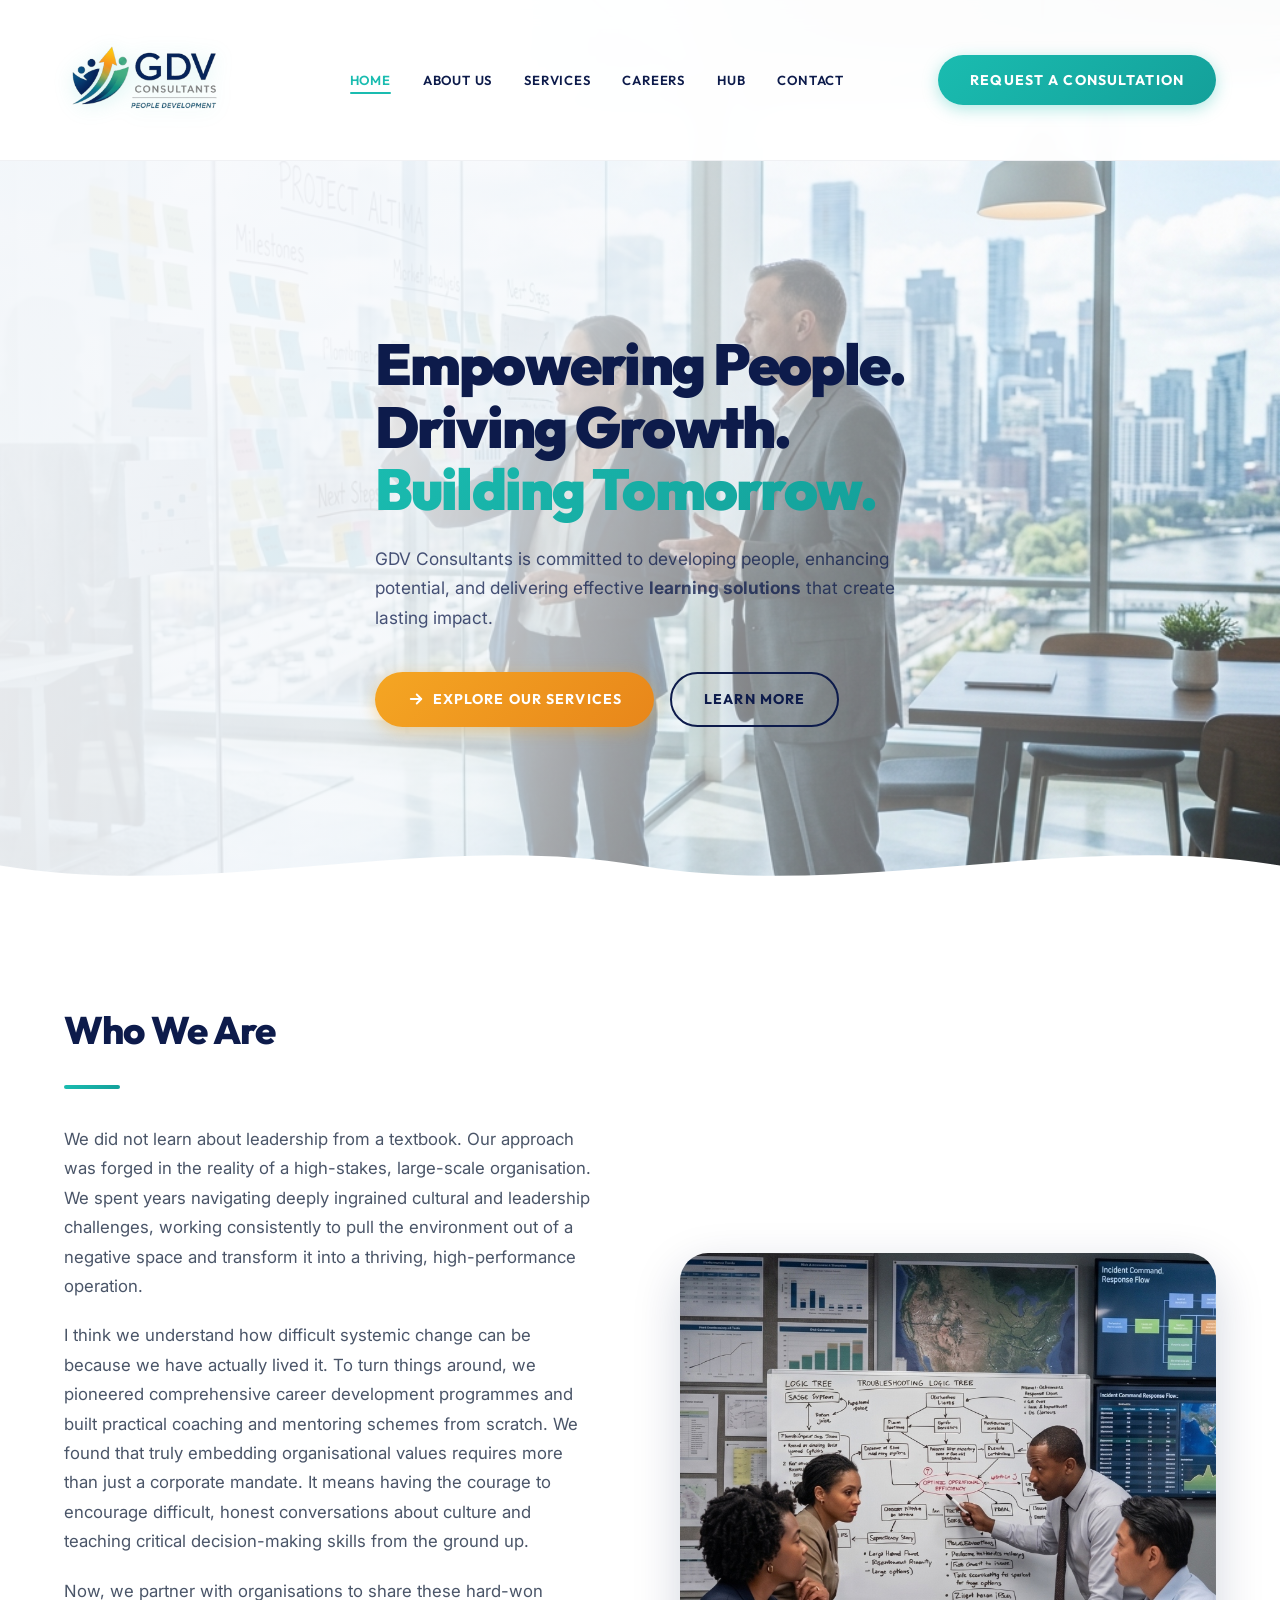
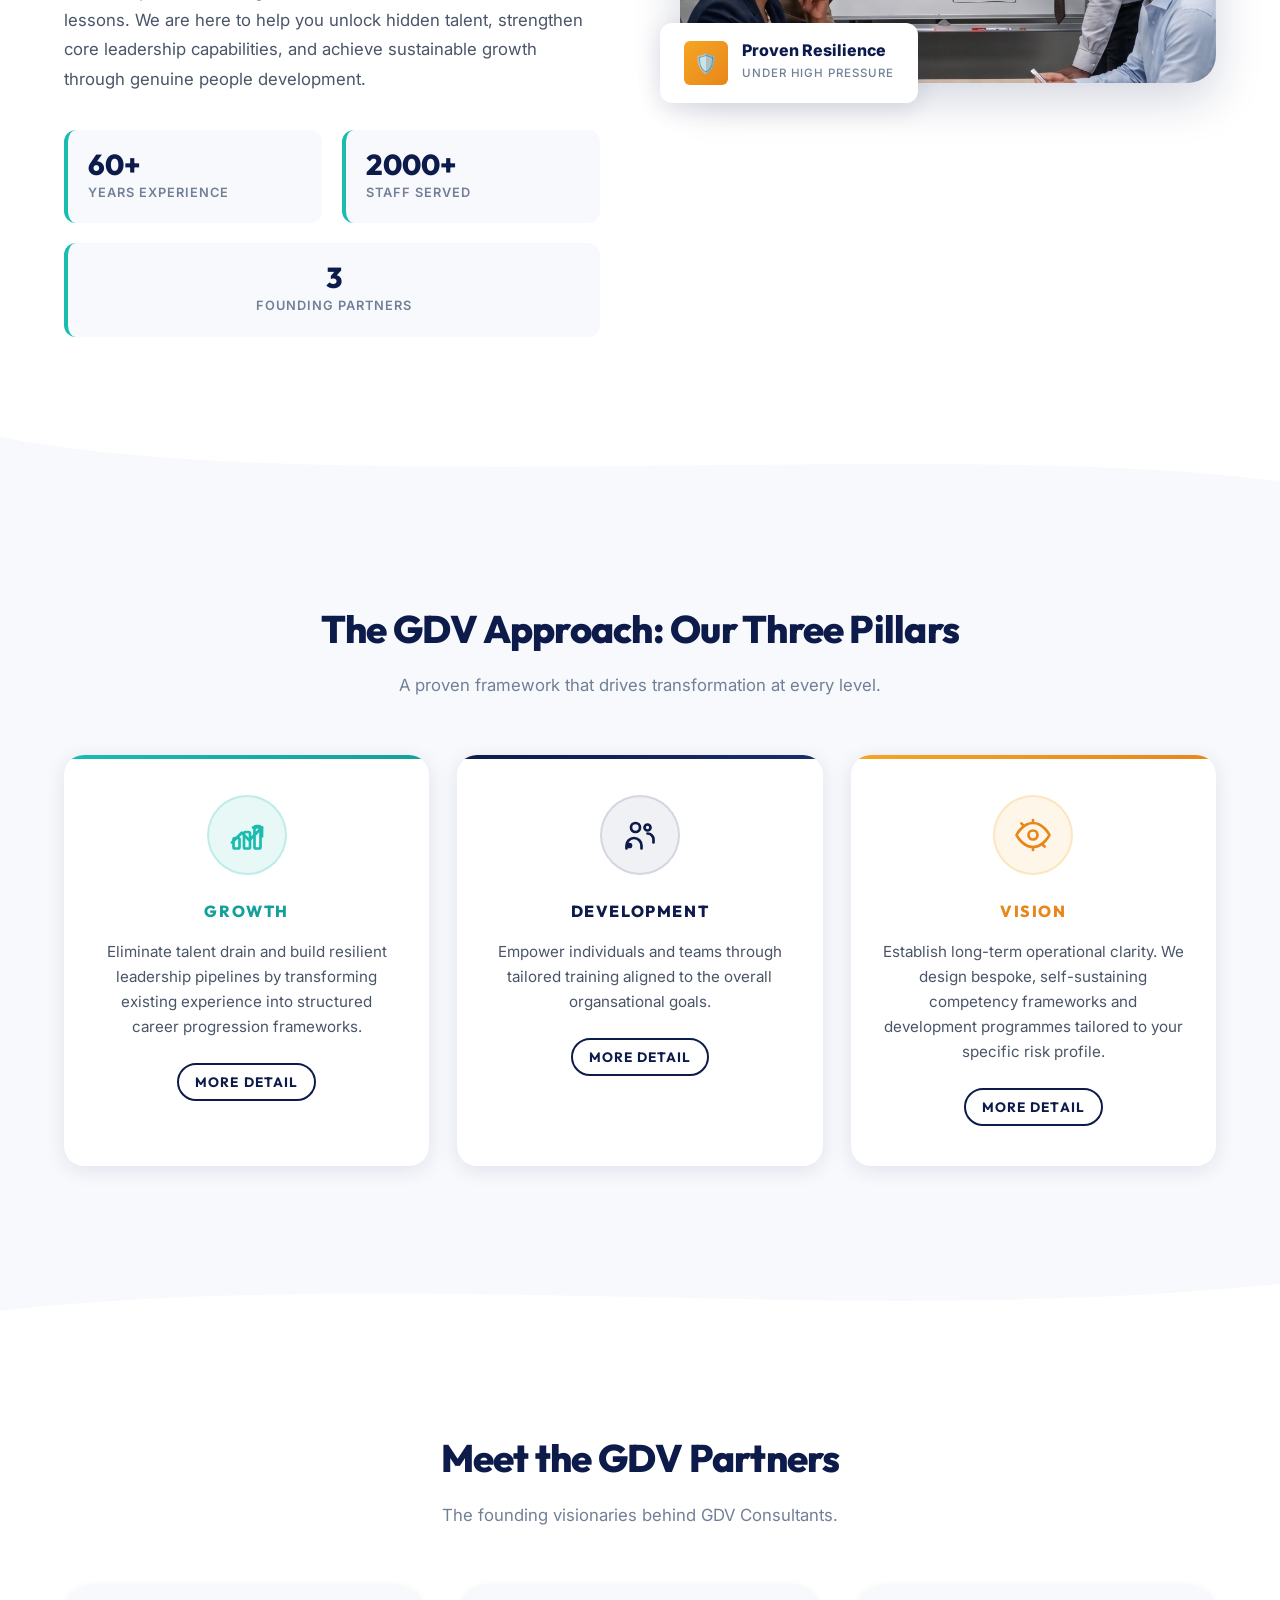
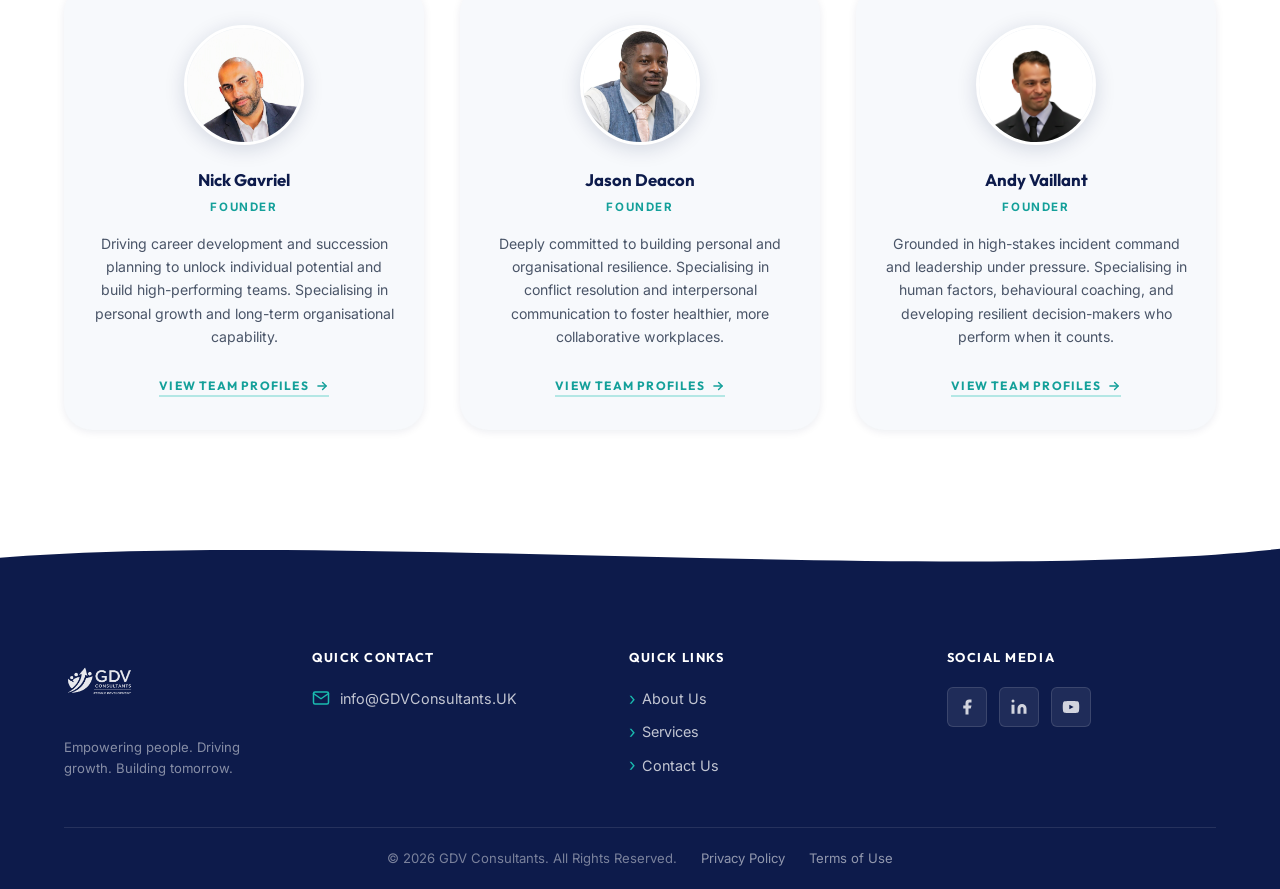
<file: index.html>
<!DOCTYPE html>
<html lang="en">
<head>
  <meta charset="UTF-8" />
  <meta name="viewport" content="width=device-width, initial-scale=1.0" />
  <meta name="description" content="GDV Consultants – People Development experts committed to developing talent, enhancing potential, and delivering solutions that create lasting impact." />
  <meta name="keywords" content="GDV Consultants, people development, leadership, talent, growth, strategic consulting" />
  <meta property="og:title" content="GDV Consultants | Empowering People. Driving Growth. Building Tomorrow." />
  <meta property="og:description" content="GDV Consultants is committed to developing people, enhancing potential, and delivering solutions that create lasting impact." />
  <meta property="og:type" content="website" />
  <title>GDV Consultants | Empowering People. Driving Growth. Building Tomorrow.</title>
  <link rel="icon" type="image/png" href="images/favicon.PNG" />
  <link rel="shortcut icon" type="image/png" href="images/favicon.PNG" />
  <link rel="apple-touch-icon" href="images/favicon.PNG" />
  <link rel="stylesheet" href="style.css" />
  <link rel="preconnect" href="https://fonts.googleapis.com" />
  <link rel="preconnect" href="https://fonts.gstatic.com" crossorigin />
</head>
<body>

  <!-- ═══════════════════════════════════════════
       HEADER / NAVIGATION
  ═══════════════════════════════════════════ -->
  <header id="main-header" role="banner">
    <div class="container">
      <nav class="nav-inner" aria-label="Main navigation">

        <!-- Logo -->
        <a href="#" class="nav-logo" id="nav-logo" aria-label="GDV Consultants Home">
          <div class="nav-logo-img-wrap">
            <img src="images/Logo.PNG" alt="GDV Consultants — People Development" width="200" height="96" />
          </div>
        </a>

        <!-- Nav Menu Group -->
        <div class="nav-menu-group" id="nav-menu-group">
          <!-- Nav Links -->
          <ul class="nav-links" id="nav-links" role="list">
            <li><a href="#hero"       id="nav-home"     class="active" aria-current="page">Home</a></li>
            <li><a href="#who-we-are" id="nav-about"               >About Us</a></li>
            <li><a href="#pillars"    id="nav-services"            >Services</a></li>
            <li><a href="#partners"   id="nav-careers"             >Careers</a></li>
            <li><a href="hub.html"   id="nav-insights"            >HUB</a></li>
            <li><a href="#contact-modal" id="nav-contact"            >Contact</a></li>
          </ul>

          <!-- CTA Button -->
          <div class="nav-cta" id="nav-cta-wrap">
            <a href="#contact-modal" id="nav-cta-btn" class="btn btn-teal">Request a consultation</a>
          </div>
        </div>

        <!-- Mobile Hamburger -->
        <button class="nav-hamburger" id="nav-hamburger" aria-label="Open menu" aria-expanded="false" aria-controls="nav-links">
          <span></span><span></span><span></span>
        </button>

      </nav>
    </div>
  </header>


  <!-- ═══════════════════════════════════════════
       HERO SECTION
  ═══════════════════════════════════════════ -->
  <section id="hero" aria-label="Hero — GDV Consultants">

    <div class="hero-bg" role="img" aria-label="Modern glass office with professionals looking at a whiteboard over a city skyline"></div>
    <div class="hero-overlay" aria-hidden="true"></div>

    <div class="container">
      <div class="hero-content">


        <h1 class="hero-title">
          Empowering People.<br />
          Driving Growth.<br />
          <span>Building Tomorrow.</span>
        </h1>

        <p class="hero-subtitle">
          GDV Consultants is committed to developing people, enhancing potential, and delivering effective <strong>learning solutions</strong> that create lasting impact.
        </p>

        <div class="hero-actions">
          <a href="#pillars" id="hero-cta-explore" class="btn btn-amber">
            <svg xmlns="http://www.w3.org/2000/svg" width="18" height="18" viewBox="0 0 24 24" fill="none" stroke="currentColor" stroke-width="2.5" stroke-linecap="round" stroke-linejoin="round" aria-hidden="true"><polyline points="5 12 19 12"/><polyline points="13 6 19 12 13 18"/></svg>
            Explore Our Services
          </a>
          <a href="#who-we-are" id="hero-cta-about" class="btn btn-outline-navy">
            Learn More
          </a>
        </div>

      </div>
    </div>

    <!-- Wave divider bottom -->
    <div class="wave-divider" aria-hidden="true">
      <svg viewBox="0 0 1440 80" preserveAspectRatio="none" xmlns="http://www.w3.org/2000/svg">
        <path d="M0,40 C240,80 480,0 720,40 C960,80 1200,0 1440,40 L1440,80 L0,80 Z" fill="#ffffff"/>
      </svg>
    </div>

  </section>


  <!-- ═══════════════════════════════════════════
       WHO WE ARE
  ═══════════════════════════════════════════ -->
  <section id="who-we-are" aria-labelledby="who-title">

    <div class="container">
      <div class="who-grid">

        <!-- Text Column -->
        <div class="who-text-col fade-up">
          <h2 class="section-title" id="who-title">Who We Are</h2>
          <div class="title-underline" aria-hidden="true"></div>

          <p>
            We did not learn about leadership from a textbook. Our approach was forged in the reality of a high-stakes, large-scale organisation. We spent years navigating deeply ingrained cultural and leadership challenges, working consistently to pull the environment out of a negative space and transform it into a thriving, high-performance operation.
          </p>
          <p>
            I think we understand how difficult systemic change can be because we have actually lived it. To turn things around, we pioneered comprehensive career development programmes and built practical coaching and mentoring schemes from scratch. We found that truly embedding organisational values requires more than just a corporate mandate. It means having the courage to encourage difficult, honest conversations about culture and teaching critical decision-making skills from the ground up.
          </p>
          <p>
            Now, we partner with organisations to share these hard-won lessons. We are here to help you unlock hidden talent, strengthen core leadership capabilities, and achieve sustainable growth through genuine people development.
          </p>

          <div class="who-stats" role="list" aria-label="Key statistics">
            <div class="stat-box" role="listitem">
              <div class="stat-number">60+</div>
              <div class="stat-label">Years Experience</div>
            </div>
            <div class="stat-box" role="listitem">
              <div class="stat-number">2000+</div>
              <div class="stat-label">Staff Served</div>
            </div>
            <div class="stat-box" role="listitem">
              <div class="stat-number">3</div>
              <div class="stat-label">Founding Partners</div>
            </div>
          </div>
        </div>

        <!-- Image Column -->
        <div class="who-image-col fade-up">
          <img
            src="images/team_meeting.jpg"
            alt="Four GDV Consultants professionals collaborating in a briefing room around a whiteboard showing a troubleshooting logic tree diagram"
            width="580"
            height="430"
            loading="lazy"
          />
          <div class="who-image-badge" aria-hidden="true">
            <div class="badge-icon">🛡️</div>
            <div class="badge-text">
              <strong>Proven Resilience</strong>
              <span>Under High Pressure</span>
            </div>
          </div>
        </div>

      </div>
    </div>

  </section>


  <!-- Wave between Who We Are and Pillars -->
  <div class="section-wave" aria-hidden="true">
    <svg viewBox="0 0 1440 70" preserveAspectRatio="none" xmlns="http://www.w3.org/2000/svg">
      <path d="M0,0 C360,70 1080,0 1440,50 L1440,70 L0,70 Z" fill="#f7f9fc"/>
    </svg>
  </div>


  <!-- ═══════════════════════════════════════════
       THE GDV APPROACH: THREE PILLARS
  ═══════════════════════════════════════════ -->
  <section id="pillars" aria-labelledby="pillars-title">

    <div class="container">
      <h2 class="section-title fade-up" id="pillars-title">The GDV Approach: Our Three Pillars</h2>
      <p class="section-subtitle fade-up">A proven framework that drives transformation at every level.</p>

      <div class="pillars-grid" role="list">

        <!-- GROWTH card -->
        <article class="pillar-card teal fade-up" role="listitem" aria-labelledby="pillar-growth-title">
          <div class="pillar-icon-wrap" aria-hidden="true">
            <svg xmlns="http://www.w3.org/2000/svg" viewBox="0 0 24 24" fill="none" stroke="currentColor" stroke-linecap="round" stroke-linejoin="round" aria-hidden="true">
              <polyline points="22 7 13.5 15.5 8.5 10.5 2 17"/>
              <polyline points="16 7 22 7 22 13"/>
              <rect x="3" y="14" width="4" height="7" rx="1"/>
              <rect x="10" y="10" width="4" height="11" rx="1"/>
              <rect x="17" y="6" width="4" height="15" rx="1"/>
            </svg>
          </div>
          <div class="pillar-label" id="pillar-growth-title">Growth</div>
          <p class="pillar-desc">Eliminate talent drain and build resilient leadership pipelines by transforming existing experience into structured career progression frameworks.</p>
          <div class="pillar-btn-wrap">
            <button class="btn btn-outline-navy pillar-more-btn" data-pillar="1" aria-expanded="false" aria-controls="pillar-panel">More Detail</button>
          </div>
        </article>

        <!-- DEVELOPMENT card -->
        <article class="pillar-card navy fade-up" role="listitem" aria-labelledby="pillar-dev-title">
          <div class="pillar-icon-wrap" aria-hidden="true">
            <svg xmlns="http://www.w3.org/2000/svg" viewBox="0 0 24 24" fill="none" stroke="currentColor" stroke-linecap="round" stroke-linejoin="round" aria-hidden="true">
              <circle cx="9" cy="7" r="3"/>
              <circle cx="17" cy="7" r="2"/>
              <path d="M3 21v-2a5 5 0 0 1 10 0v2"/>
              <path d="M17 11c2.2 0 4 1.8 4 4v2"/>
              <circle cx="5" cy="19" r="1" fill="currentColor"/>
            </svg>
          </div>
          <div class="pillar-label" id="pillar-dev-title">Development</div>
          <p class="pillar-desc">Empower individuals and teams through tailored training aligned to the overall organsational goals.</p>
          <div class="pillar-btn-wrap">
            <button class="btn btn-outline-navy pillar-more-btn" data-pillar="2" aria-expanded="false" aria-controls="pillar-panel">More Detail</button>
          </div>
        </article>

        <!-- VISION card -->
        <article class="pillar-card amber fade-up" role="listitem" aria-labelledby="pillar-vision-title">
          <div class="pillar-icon-wrap" aria-hidden="true">
            <svg xmlns="http://www.w3.org/2000/svg" viewBox="0 0 24 24" fill="none" stroke="currentColor" stroke-linecap="round" stroke-linejoin="round" aria-hidden="true">
              <path d="M1 12s4-8 11-8 11 8 11 8-4 8-11 8-11-8-11-8z"/>
              <circle cx="12" cy="12" r="3"/>
              <line x1="12" y1="2" x2="12" y2="4"/>
              <line x1="12" y1="20" x2="12" y2="22"/>
              <line x1="4.22" y1="4.22" x2="5.64" y2="5.64"/>
              <line x1="18.36" y1="18.36" x2="19.78" y2="19.78"/>
            </svg>
          </div>
          <div class="pillar-label" id="pillar-vision-title">Vision</div>
          <p class="pillar-desc">Establish long-term operational clarity. We design bespoke, self-sustaining competency frameworks and development programmes tailored to your specific risk profile.</p>
          <div class="pillar-btn-wrap">
            <button class="btn btn-outline-navy pillar-more-btn" data-pillar="3" aria-expanded="false" aria-controls="pillar-panel">More Detail</button>
          </div>
        </article>

      </div>

      <!-- Expandable Pillar Panel -->
      <div class="pillar-panel" id="pillar-panel" hidden aria-hidden="true">
        <div class="pillar-panel-arrow" id="pillar-panel-arrow"></div>
        <div class="pillar-panel-inner">
          <button class="pillar-panel-close" id="pillar-panel-close" aria-label="Close more detail">
            <svg xmlns="http://www.w3.org/2000/svg" width="20" height="20" viewBox="0 0 24 24" fill="none" stroke="currentColor" stroke-width="2" stroke-linecap="round" stroke-linejoin="round"><line x1="18" y1="6" x2="6" y2="18"></line><line x1="6" y1="6" x2="18" y2="18"></line></svg>
          </button>
          <div class="pillar-panel-content">
            <div class="pillar-panel-text" id="pillar-panel-text">
              <!-- Content populated via JS -->
            </div>
            <div class="pillar-panel-cta">
              <button class="btn btn-teal pillar-cta-btn">Book a consultation</button>
            </div>
          </div>
        </div>
      </div>

    </div>

  </section>


  <!-- Wave between Pillars and Partners -->
  <div class="section-wave" aria-hidden="true">
    <svg viewBox="0 0 1440 70" preserveAspectRatio="none" xmlns="http://www.w3.org/2000/svg">
      <path d="M0,50 C480,0 960,70 1440,20 L1440,0 L0,0 Z" fill="#f7f9fc"/>
    </svg>
  </div>


  <!-- ═══════════════════════════════════════════
       MEET THE GDV PARTNERS
  ═══════════════════════════════════════════ -->
  <section id="partners" aria-labelledby="partners-title">

    <div class="container">
      <h2 class="section-title fade-up" id="partners-title">Meet the GDV Partners</h2>
      <p class="section-subtitle fade-up">The founding visionaries behind GDV Consultants.</p>

      <div class="partners-grid" role="list">

        <!-- Partner 1 -->
        <article class="partner-card fade-up" role="listitem" aria-labelledby="partner1-name">
          <div class="partner-photo-wrap">
            <img
              src="images/partner1_headshot.jpg"
              alt="Nick Gavriel, Founder of GDV Consultants"
              width="120"
              height="120"
              loading="lazy"
            >
          </div>
          <div class="partner-name" id="partner1-name">Nick Gavriel</div>
          <div class="partner-title">Founder</div>
          <p class="partner-bio">
            Driving career development and succession planning to unlock individual potential and build high-performing teams. Specialising in personal growth and long-term organisational capability.
          </p>
          <button id="partner1-profile-link" class="partner-link" aria-expanded="false" aria-controls="bio-panel" data-partner="1">
            <span class="partner-link-text">View Team Profiles</span>
            <svg xmlns="http://www.w3.org/2000/svg" width="14" height="14" viewBox="0 0 24 24" fill="none" stroke="currentColor" stroke-width="2.5" stroke-linecap="round" stroke-linejoin="round" aria-hidden="true"><polyline points="5 12 19 12"/><polyline points="13 6 19 12 13 18"/></svg>
          </button>
        </article>

        <!-- Partner 2 -->
        <article class="partner-card fade-up" role="listitem" aria-labelledby="partner2-name">
          <div class="partner-photo-wrap">
            <img
              src="images/partner2_headshot.jpg"
              alt="Jason Deacon, Co-Founder of GDV Consultants"
              width="120"
              height="120"
              loading="lazy"
            >
          </div>
          <div class="partner-name" id="partner2-name">Jason Deacon</div>
          <div class="partner-title">Founder</div>
          <p class="partner-bio">
            Deeply committed to building personal and organisational resilience. Specialising in conflict resolution and interpersonal communication to foster healthier, more collaborative workplaces.
          </p>
          <button id="partner2-profile-link" class="partner-link" aria-expanded="false" aria-controls="bio-panel" data-partner="2">
            <span class="partner-link-text">View Team Profiles</span>
            <svg xmlns="http://www.w3.org/2000/svg" width="14" height="14" viewBox="0 0 24 24" fill="none" stroke="currentColor" stroke-width="2.5" stroke-linecap="round" stroke-linejoin="round" aria-hidden="true"><polyline points="5 12 19 12"/><polyline points="13 6 19 12 13 18"/></svg>
          </button>
        </article>

        <!-- Partner 3 — actual headshot -->
        <article class="partner-card fade-up" role="listitem" aria-labelledby="partner3-name">
          <div class="partner-photo-wrap">
            <img
              src="images/partner3_headshot.png"
              alt="Andy Vaillant, Co-Founder of GDV Consultants"
              width="120"
              height="120"
              loading="lazy"
            />
          </div>
          <div class="partner-name" id="partner3-name">Andy Vaillant</div>
          <div class="partner-title">Founder</div>
          <p class="partner-bio">
            Grounded in high-stakes incident command and leadership under pressure. Specialising in human factors, behavioural coaching, and developing resilient decision-makers who perform when it counts.
          </p>
          <button id="partner3-profile-link" class="partner-link" aria-expanded="false" aria-controls="bio-panel" data-partner="3">
            <span class="partner-link-text">View Team Profiles</span>
            <svg xmlns="http://www.w3.org/2000/svg" width="14" height="14" viewBox="0 0 24 24" fill="none" stroke="currentColor" stroke-width="2.5" stroke-linecap="round" stroke-linejoin="round" aria-hidden="true"><polyline points="5 12 19 12"/><polyline points="13 6 19 12 13 18"/></svg>
          </button>
        </article>

      </div>

      <!-- ── Expandable bio panel ── -->
      <div id="bio-panel" class="bio-panel" role="region" aria-label="Partner biography" hidden>
        <div class="bio-panel-arrow" id="bio-panel-arrow" aria-hidden="true"></div>
        <div class="bio-panel-inner">
          <button class="bio-panel-close" id="bio-panel-close" aria-label="Close biography panel">
            <svg xmlns="http://www.w3.org/2000/svg" width="18" height="18" viewBox="0 0 24 24" fill="none" stroke="currentColor" stroke-width="2.5" stroke-linecap="round" stroke-linejoin="round" aria-hidden="true"><line x1="18" y1="6" x2="6" y2="18"/><line x1="6" y1="6" x2="18" y2="18"/></svg>
          </button>
          <div class="bio-panel-content">
            <div class="bio-panel-photo" id="bio-panel-photo"></div>
            <div class="bio-panel-text">
              <div class="bio-panel-name" id="bio-panel-name"></div>
              <div class="bio-panel-role" id="bio-panel-role"></div>
              <div class="bio-panel-body" id="bio-panel-body"></div>
            </div>
          </div>
        </div>
      </div>
    </div>

  </section>


  <!-- ═══════════════════════════════════════════
       INSIGHTS PLACEHOLDER (anchor)
  ═══════════════════════════════════════════ -->
  <div id="insights" aria-hidden="true" style="height:1px; visibility:hidden;"></div>


  <!-- Wave before footer -->
  <div class="footer-wave-top" aria-hidden="true">
    <svg viewBox="0 0 1440 60" preserveAspectRatio="none" xmlns="http://www.w3.org/2000/svg">
      <path d="M0,30 C360,0 1080,60 1440,20 L1440,60 L0,60 Z" fill="#0D1B4B"/>
    </svg>
  </div>


  <!-- ═══════════════════════════════════════════
       FOOTER
  ═══════════════════════════════════════════ -->
  <footer id="main-footer" role="contentinfo">
    <div class="container">
      <div class="footer-inner">

        <!-- Logo col -->
        <div class="footer-logo-col">
          <div class="footer-logo-wrap">
            <img src="images/Logo.PNG" alt="GDV Consultants — People Development" width="180" height="72" class="footer-logo-img" />
          </div>
          <p style="font-size:0.82rem;color:rgba(255,255,255,0.5);max-width:200px;line-height:1.6;margin-top:4px;">
            Empowering people. Driving growth. Building tomorrow.
          </p>
        </div>

        <!-- Quick Contact -->
        <div class="footer-col" role="group" aria-labelledby="footer-contact-title">
          <div class="footer-col-title" id="footer-contact-title">Quick Contact</div>

          

          <div class="footer-contact-item">
            <svg class="icon" xmlns="http://www.w3.org/2000/svg" viewBox="0 0 24 24" fill="none" stroke="currentColor" stroke-width="2" stroke-linecap="round" stroke-linejoin="round" aria-hidden="true">
              <path d="M4 4h16c1.1 0 2 .9 2 2v12c0 1.1-.9 2-2 2H4c-1.1 0-2-.9-2-2V6c0-1.1.9-2 2-2z"/>
              <polyline points="22,6 12,13 2,6"/>
            </svg>
            <a href="mailto:info@GDVConsultants.UK" style="color:rgba(255,255,255,0.75);">info@GDVConsultants.UK</a>
          </div>

        </div>

        <!-- Quick Links -->
        <div class="footer-col" role="navigation" aria-labelledby="footer-links-title">
          <div class="footer-col-title" id="footer-links-title">Quick Links</div>
          <ul class="footer-links">
            <li><a href="#who-we-are" id="footer-link-about">About Us</a></li>
            <li><a href="#pillars"    id="footer-link-services">Services</a></li>
            <li><a href="#main-footer" id="footer-link-contact">Contact Us</a></li>
          </ul>
        </div>

        <!-- Social Media -->
        <div class="footer-col" role="group" aria-labelledby="footer-social-title">
          <div class="footer-col-title" id="footer-social-title">Social Media</div>
          <div class="social-icons">

            <!-- Facebook -->
            <a href="#" id="social-facebook" class="social-icon" aria-label="GDV Consultants on Facebook" rel="noopener noreferrer">
              <svg xmlns="http://www.w3.org/2000/svg" viewBox="0 0 24 24" fill="currentColor" aria-hidden="true">
                <path d="M18 2h-3a5 5 0 0 0-5 5v3H7v4h3v8h4v-8h3l1-4h-4V7a1 1 0 0 1 1-1h3z"/>
              </svg>
            </a>

            <!-- LinkedIn -->
            <a href="#" id="social-linkedin" class="social-icon" aria-label="GDV Consultants on LinkedIn" rel="noopener noreferrer">
              <svg xmlns="http://www.w3.org/2000/svg" viewBox="0 0 24 24" fill="currentColor" aria-hidden="true">
                <path d="M16 8a6 6 0 0 1 6 6v7h-4v-7a2 2 0 0 0-2-2 2 2 0 0 0-2 2v7h-4v-7a6 6 0 0 1 6-6z"/>
                <rect x="2" y="9" width="4" height="12"/>
                <circle cx="4" cy="4" r="2"/>
              </svg>
            </a>

            <!-- YouTube -->
            <a href="#" id="social-youtube" class="social-icon" aria-label="GDV Consultants on YouTube" rel="noopener noreferrer">
              <svg xmlns="http://www.w3.org/2000/svg" viewBox="0 0 24 24" fill="currentColor" aria-hidden="true">
                <path d="M22.54 6.42a2.78 2.78 0 0 0-1.95-1.96C18.88 4 12 4 12 4s-6.88 0-8.59.46A2.78 2.78 0 0 0 1.46 6.42 29 29 0 0 0 1 12a29 29 0 0 0 .46 5.58 2.78 2.78 0 0 0 1.95 1.96C5.12 20 12 20 12 20s6.88 0 8.59-.46a2.78 2.78 0 0 0 1.96-1.96A29 29 0 0 0 23 12a29 29 0 0 0-.46-5.58z"/>
                <polygon points="9.75 15.02 15.5 12 9.75 8.98 9.75 15.02" fill="#0D1B4B"/>
              </svg>
            </a>

          </div>
        </div>

      </div><!-- /.footer-inner -->

      <!-- Bottom bar -->
      <div class="footer-bottom">
        <span>&copy; <span id="footer-year"></span> GDV Consultants. All Rights Reserved.</span>
        <a href="#" id="footer-privacy">Privacy Policy</a>
        <a href="#" id="footer-terms">Terms of Use</a>
      </div>

    </div>
  </footer>


  <!-- ═══════════════════════════════════════════
       JAVASCRIPT
  ═══════════════════════════════════════════ -->
  <!-- ═══════════════════════════════════════════
       CONTACT MODAL
  ═══════════════════════════════════════════ -->
  <div class="modal-overlay" id="contact-modal-overlay" aria-hidden="true" role="dialog" aria-modal="true" aria-labelledby="modal-title">
    <div class="modal-card">
      <button class="modal-close" id="modal-close-btn" aria-label="Close modal">
        <svg xmlns="http://www.w3.org/2000/svg" width="24" height="24" viewBox="0 0 24 24" fill="none" stroke="currentColor" stroke-width="2" stroke-linecap="round" stroke-linejoin="round"><line x1="18" y1="6" x2="6" y2="18"></line><line x1="6" y1="6" x2="18" y2="18"></line></svg>
      </button>
      
      <div class="modal-header">
        <h2 id="modal-title">Request a Consultation</h2>
        <p>Let's discuss how we can help develop your people and drive sustainable growth.</p>
      </div>

      <form class="contact-form" name="gdv-consultation" method="POST" data-netlify="true">
        <input type="hidden" name="form-name" value="gdv-consultation" />
        
        <div class="form-group">
          <label for="form-name-field">Full Name <span class="required">*</span></label>
          <input type="text" id="form-name-field" name="full-name" required placeholder="Jane Doe" />
        </div>
        
        <div class="form-group">
          <label for="form-email">Email Address <span class="required">*</span></label>
          <input type="email" id="form-email" name="email" required placeholder="jane@company.com" />
        </div>

        <div class="form-group">
          <label for="form-org">Organisation</label>
          <input type="text" id="form-org" name="organisation" placeholder="Company Name" />
        </div>

        <div class="form-group">
          <label for="form-interest">Area of Interest</label>
          <select id="form-interest" name="area-of-interest">
            <option value="Leadership Development">Leadership Development</option>
            <option value="Cultural Transformation">Cultural Transformation</option>
            <option value="Operational Capability">Operational Capability</option>
            <option value="Other">Other</option>
          </select>
        </div>

        <div class="form-group">
          <label for="form-message">Message <span class="required">*</span></label>
          <textarea id="form-message" name="message" rows="4" required placeholder="How can we help?"></textarea>
        </div>

        <button type="submit" class="btn btn-teal form-submit-btn">Send Message</button>
      </form>
    </div>
  </div>

  <script>
    // ── Pillar panel data ────────────────────────
    const pillarData = {
      1: {
        title: 'Growth',
        content: '<p class="coming-soon">Full details — <strong>TBC</strong></p>'
      },
      2: {
        title: 'Development',
        content: `
          <p>True capability is built where organisational strategy meets human performance. Our development programmes bridge the gap between compliance theory and real-world execution. We stress-test your teams, refine their leadership behaviours, and equip them with the communication tools needed to handle complex, high-consequence environments.</p>
          <p>Select a masterclass below to view full course structures and outcomes:</p>
          <ul class="masterclass-list">
            <li><strong>👉 Critical Decision-Making for High-Liability Teams</strong><br>A 1-Day Masterclass in Reducing Decision Inertia.<br><a href="critical-decision-making.html" class="btn btn-teal" style="display: inline-block; margin-top: 10px; padding: 4px 12px; font-size: 0.8rem;">Course Detail</a></li>
            <li><strong>👉 High-Stakes Communication & Managing Conflict</strong><br>Mastering difficult conversations, delivering critical feedback, and maintaining team cohesion under pressure.</li>
            <li><strong>👉 Values-Driven Leadership & Culture</strong><br>Aligning supervisory behaviours with organisational safety, accountability, and performance goals.</li>
            <li><strong>👉 Interview Mastery & Career Progression</strong><br>Practical coaching and behavioural frameworks to prepare internal talent for rigorous promotional processes.</li>
          </ul>
        `
      },
      3: {
        title: 'Vision',
        content: '<p class="coming-soon">Full details — <strong>TBC</strong></p>'
      }
    };

    // ── Pillar panel logic ────────────────────────
    const pillarPanel      = document.getElementById('pillar-panel');
    const pillarPanelArrow = document.getElementById('pillar-panel-arrow');
    const pillarPanelText  = document.getElementById('pillar-panel-text');
    const pillarPanelClose = document.getElementById('pillar-panel-close');
    const pillarBtns       = document.querySelectorAll('.pillar-more-btn[data-pillar]');
    const pillarCtaBtn     = document.querySelector('.pillar-cta-btn');

    let activePillar = null;

    function openPillarPanel(pillarId, triggerBtn) {
      const data = pillarData[pillarId];
      if (!data) return;

      // Populate text
      pillarPanelText.innerHTML = data.content;

      // Position the arrow
      const btnRect = triggerBtn.getBoundingClientRect();
      const containerRect = document.querySelector('.pillars-grid').getBoundingClientRect();
      // Arrow center should align with button center relative to the container
      const offset = (btnRect.left + btnRect.width / 2) - containerRect.left;
      pillarPanelArrow.style.left = `${offset - 10}px`;

      // Show panel
      pillarPanel.hidden = false;
      pillarPanel.setAttribute('aria-hidden', 'false');

      // Scroll into view gently
      setTimeout(() => {
        pillarPanel.scrollIntoView({ behavior: 'smooth', block: 'nearest' });
      }, 50);

      activePillar = pillarId;
    }

    function closePillarPanel() {
      pillarPanel.hidden = true;
      pillarPanel.setAttribute('aria-hidden', 'true');
      pillarBtns.forEach(b => b.setAttribute('aria-expanded', 'false'));
      activePillar = null;
    }

    pillarBtns.forEach(btn => {
      btn.addEventListener('click', () => {
        const id = btn.getAttribute('data-pillar');

        if (activePillar === id && !pillarPanel.hidden) {
          closePillarPanel();
          return;
        }

        pillarBtns.forEach(b => b.setAttribute('aria-expanded', 'false'));
        btn.setAttribute('aria-expanded', 'true');

        openPillarPanel(id, btn);
      });
    });

    if (pillarPanelClose) pillarPanelClose.addEventListener('click', closePillarPanel);
    
    // Wire up CTA button to open the contact modal
    if (pillarCtaBtn) {
      pillarCtaBtn.addEventListener('click', (e) => {
        if (typeof openModal === 'function') openModal(e);
      });
    }

    // ── Bio panel data ─────────────────────────
    const partnerData = {
      1: {
        name:  'Nick Gavriel',
        role:  'Founder',
        photo: 'images/partner1_headshot.jpg',
        bio: ['TBC']
      },
      2: {
        name:  'Jason Deacon',
        role:  'Founder',
        photo: 'images/partner2_headshot.jpg',
        bio: [
          'He is a Neurally Entrained Leadership Development Consultant, Coach and Facilitator specialising in leadership growth, coaching culture, mastering difficult conversations and organisational development.',
          'With extensive experience designing and delivering leadership programmes, coaching interventions and organisational learning initiatives, he helps leaders develop the skills, confidence and self-awareness needed to thrive in complex environments.',
          'His work combines practical operational experience with professional coaching expertise, creating impactful learning experiences that support the transformation of individual growth and organisational performance.'
        ]
      },
      3: {
        name:  'Andy Vaillant',
        role:  'Founder',
        photo: 'images/partner3_headshot.png',
        bio: [
          'With a professional background rooted in high-stakes incident command, Andy Vaillant specialises in the realities of critical decision-making and human factors. He has spent years designing, delivering, and assessing leadership development programmes, focusing on how theoretical strategies actually hold up under intense pressure.',
          'He brings a highly practical perspective to GDV Consultants. As a qualified behavioural trainer and active coach, his work centres on how individuals process information, manage stress, and make choices when it really counts. He understands what it takes to build resilient leaders because he has trained them on the ground.',
          'Whether he is evaluating competency frameworks or working one-to-one to unlock a client\'s potential, his approach is entirely focused on real-world application. He helps teams cut through the noise, build genuine capability, and turn complex operational challenges into clear, actionable growth.'
        ]
      }
    };

    // ── Bio panel logic ────────────────────────
    const bioPanel      = document.getElementById('bio-panel');
    const bioPanelArrow = document.getElementById('bio-panel-arrow');
    const bioPanelPhoto = document.getElementById('bio-panel-photo');
    const bioPanelName  = document.getElementById('bio-panel-name');
    const bioPanelRole  = document.getElementById('bio-panel-role');
    const bioPanelBody  = document.getElementById('bio-panel-body');
    const bioPanelClose = document.getElementById('bio-panel-close');
    const partnerBtns   = document.querySelectorAll('.partner-link[data-partner]');

    let activePartner = null;

    function openPanel(partnerId, triggerBtn) {
      const data = partnerData[partnerId];
      if (!data) return;

      // Populate photo
      bioPanelPhoto.innerHTML = data.photo
        ? `<img src="${data.photo}" alt="${data.name}" />`
        : `<svg viewBox="0 0 80 80" fill="currentColor" xmlns="http://www.w3.org/2000/svg" aria-hidden="true">
             <circle cx="40" cy="24" r="16"/>
             <path d="M8 72c0-17.7 14.3-32 32-32s32 14.3 32 32H8z"/>
           </svg>`;

      // Populate text
      bioPanelName.textContent = data.name;
      bioPanelRole.textContent = data.role;
      bioPanelBody.innerHTML   = data.bio.length === 1 && data.bio[0] === 'TBC'
        ? `<div class="bio-coming-soon">Full biography — <strong>TBC</strong></div>`
        : data.bio.map(p => `<p>${p}</p>`).join('');

      // Position arrow under the active card
      const btnRect   = triggerBtn.getBoundingClientRect();
      const panelRect = bioPanel.parentElement.getBoundingClientRect();
      const arrowLeft = btnRect.left - panelRect.left + (btnRect.width / 2) - 10;
      bioPanelArrow.style.left = Math.max(12, Math.min(arrowLeft, panelRect.width - 32)) + 'px';

      // Show
      bioPanel.removeAttribute('hidden');
      bioPanel.setAttribute('aria-hidden', 'false');
      activePartner = partnerId;

      // Scroll panel into view
      setTimeout(() => bioPanel.scrollIntoView({ behavior: 'smooth', block: 'nearest' }), 100);
    }

    function closePanel() {
      bioPanel.setAttribute('hidden', '');
      bioPanel.setAttribute('aria-hidden', 'true');
      partnerBtns.forEach(b => b.setAttribute('aria-expanded', 'false'));
      activePartner = null;
    }

    partnerBtns.forEach(btn => {
      btn.addEventListener('click', () => {
        const id = parseInt(btn.dataset.partner, 10);

        // Toggle: clicking the same button again closes the panel
        if (activePartner === id) {
          closePanel();
          return;
        }

        // Reset all buttons, mark this one active
        partnerBtns.forEach(b => b.setAttribute('aria-expanded', 'false'));
        btn.setAttribute('aria-expanded', 'true');

        openPanel(id, btn);
      });
    });

    bioPanelClose.addEventListener('click', closePanel);

    // ── Dynamic copyright year ─────────────────
    document.getElementById('footer-year').textContent = new Date().getFullYear();

    // ── Sticky header shadow on scroll ─────────
    const header = document.getElementById('main-header');
    window.addEventListener('scroll', () => {
      header.classList.toggle('scrolled', window.scrollY > 20);
    }, { passive: true });

    // ── Mobile menu toggle ──────────────────────
    const hamburger = document.getElementById('nav-hamburger');
    const navMenu    = document.getElementById('nav-menu-group');

    hamburger.addEventListener('click', () => {
      const open = navMenu.classList.toggle('open');
      hamburger.setAttribute('aria-expanded', String(open));
    });

    // Close menu on link click
    navMenu.querySelectorAll('.nav-links a').forEach(link => {
      link.addEventListener('click', () => {
        navMenu.classList.remove('open');
        hamburger.setAttribute('aria-expanded', 'false');
      });
    });

    // ── Modal logic ─────────────────────────────
    const modalOverlay = document.getElementById('contact-modal-overlay');
    const modalCloseBtn = document.getElementById('modal-close-btn');
    const contactLinks = [document.getElementById('nav-contact'), document.getElementById('nav-cta-btn')];

    function openModal(e) {
      if (e) e.preventDefault();
      modalOverlay.classList.add('active');
      modalOverlay.setAttribute('aria-hidden', 'false');
      document.body.style.overflow = 'hidden'; // prevent background scrolling
    }

    function closeModal() {
      modalOverlay.classList.remove('active');
      modalOverlay.setAttribute('aria-hidden', 'true');
      document.body.style.overflow = '';
    }

    contactLinks.forEach(link => {
      if (link) {
        link.addEventListener('click', (e) => {
          // If mobile menu is open, close it first
          if (navMenu.classList.contains('open')) {
            navMenu.classList.remove('open');
            hamburger.setAttribute('aria-expanded', 'false');
          }
          openModal(e);
        });
      }
    });

    if (modalCloseBtn) modalCloseBtn.addEventListener('click', closeModal);
    
    // Close modal on clicking outside the card
    window.addEventListener('click', (e) => {
      if (e.target === modalOverlay) closeModal();
    });

    // Check URL for contact trigger
    if (window.location.search.includes('contact=true')) {
      openModal();
    }

    // ── Scroll fade-in animations ───────────────
    const fadeEls = document.querySelectorAll('.fade-up');
    const observer = new IntersectionObserver((entries) => {
      entries.forEach(entry => {
        if (entry.isIntersecting) {
          entry.target.classList.add('visible');
          observer.unobserve(entry.target);
        }
      });
    }, { threshold: 0.12, rootMargin: '0px 0px -40px 0px' });

    fadeEls.forEach(el => observer.observe(el));

    // ── Active nav link on scroll ───────────────
    const sections = document.querySelectorAll('section[id], footer[id]');
    const navLinkEls = document.querySelectorAll('.nav-links a');

    const sectionObserver = new IntersectionObserver((entries) => {
      entries.forEach(entry => {
        if (entry.isIntersecting) {
          const id = entry.target.id;
          navLinkEls.forEach(a => {
            a.classList.remove('active');
            a.removeAttribute('aria-current');
            if (a.getAttribute('href') === `#${id}`) {
              a.classList.add('active');
              a.setAttribute('aria-current', 'page');
            }
          });
        }
      });
    }, { threshold: 0.3 });

    sections.forEach(sec => sectionObserver.observe(sec));
  </script>

</body>
</html>
</file>
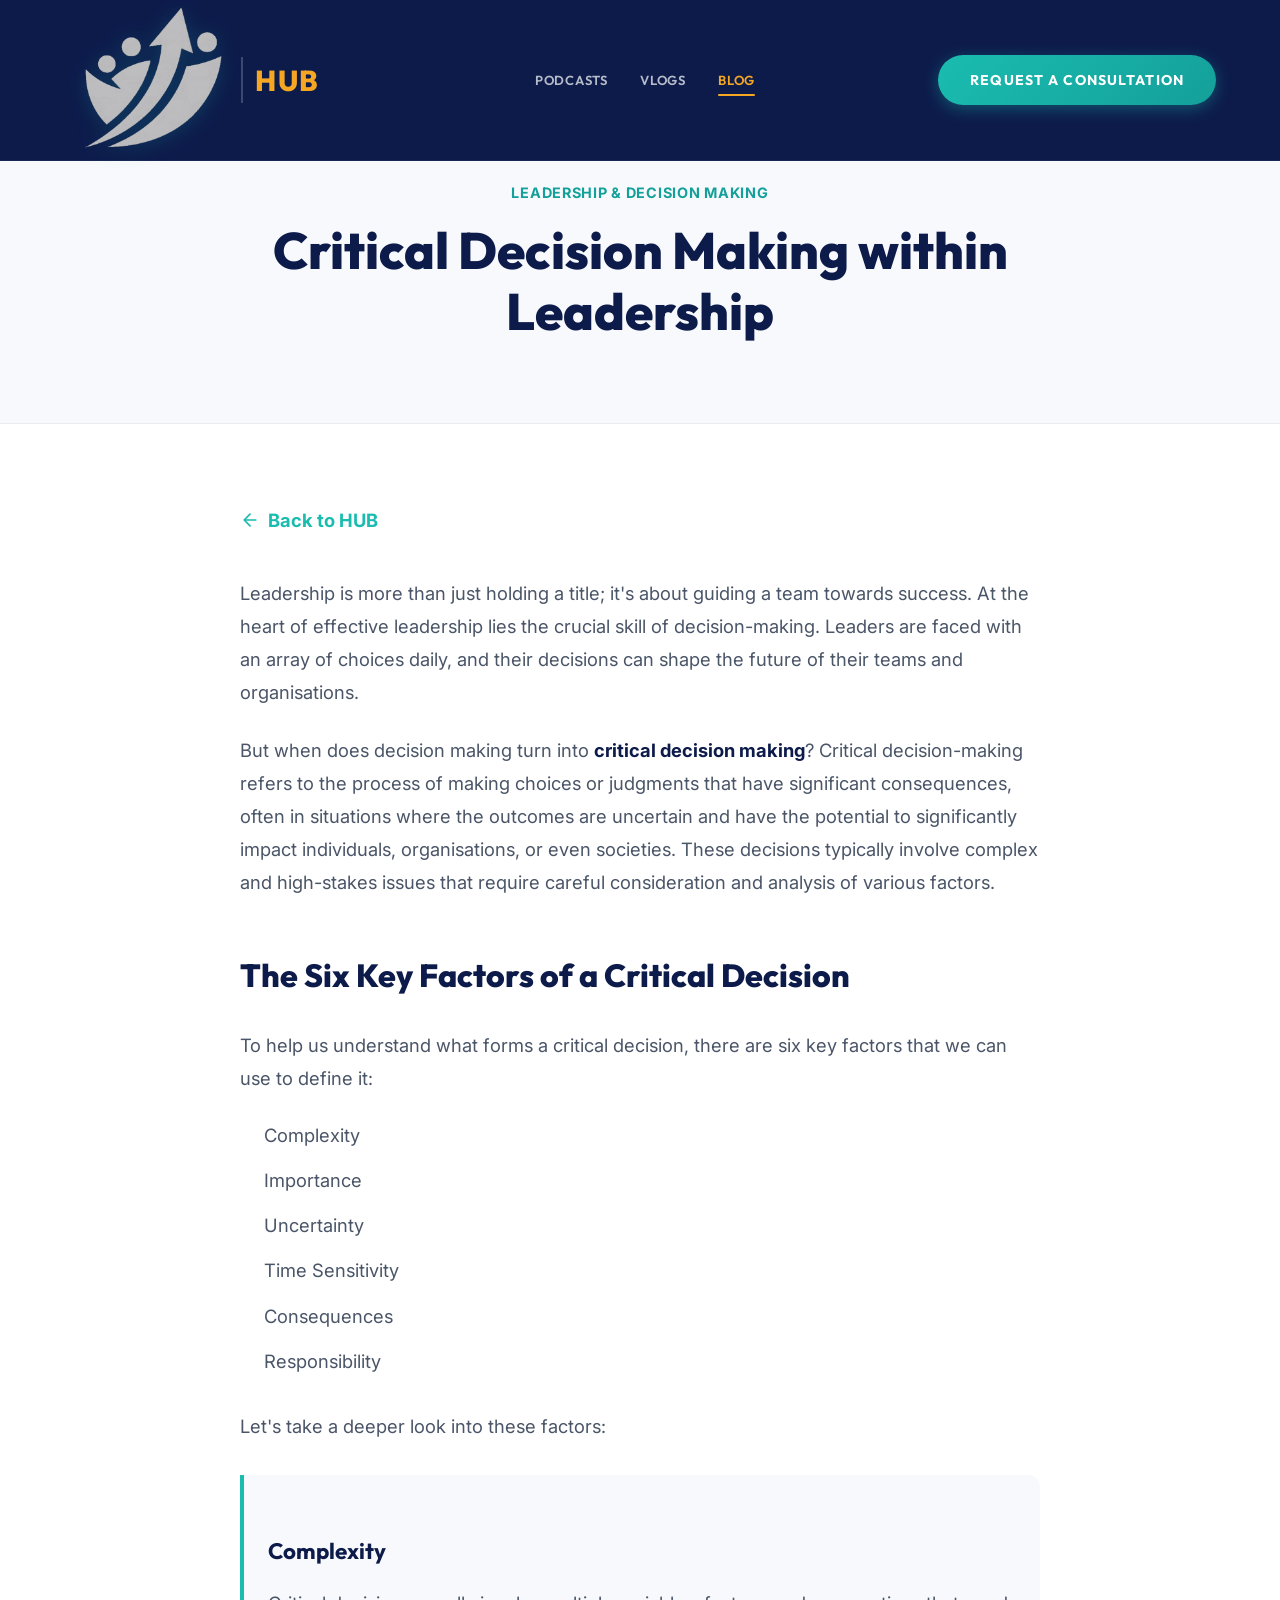
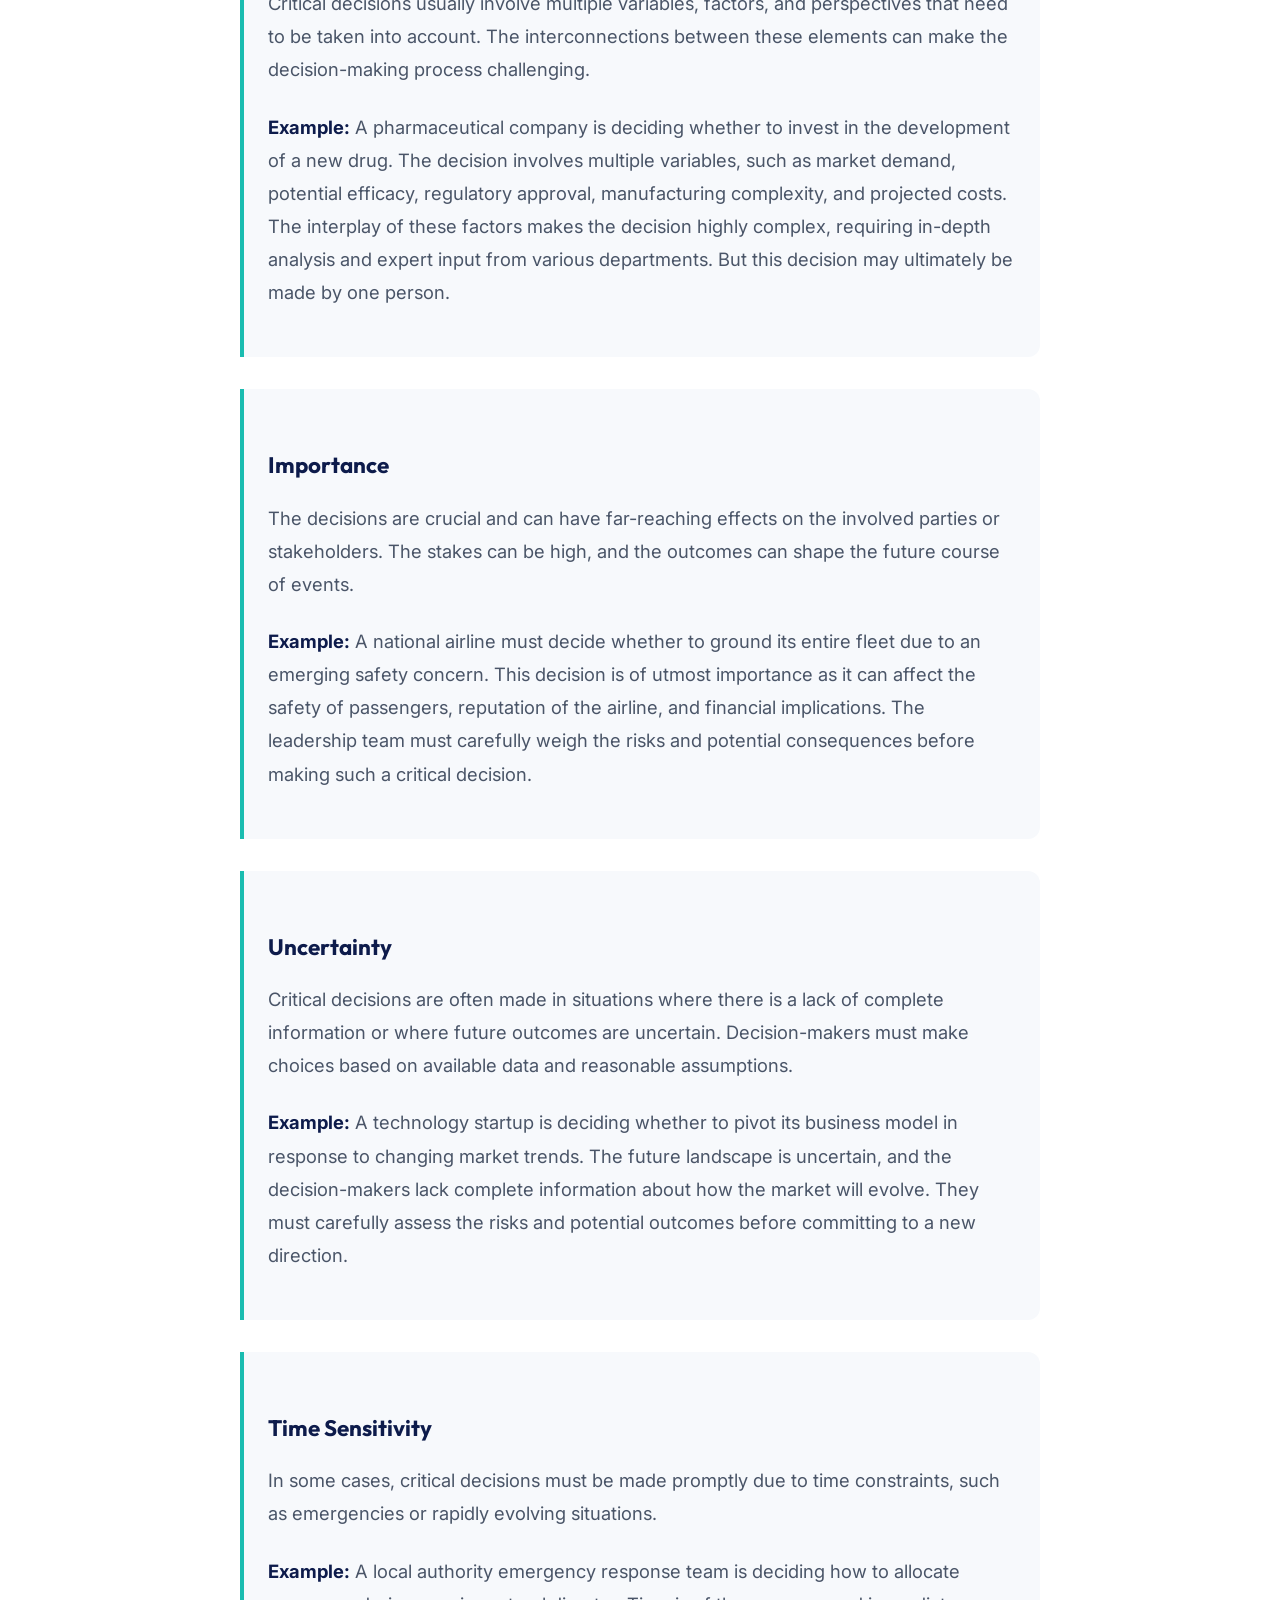
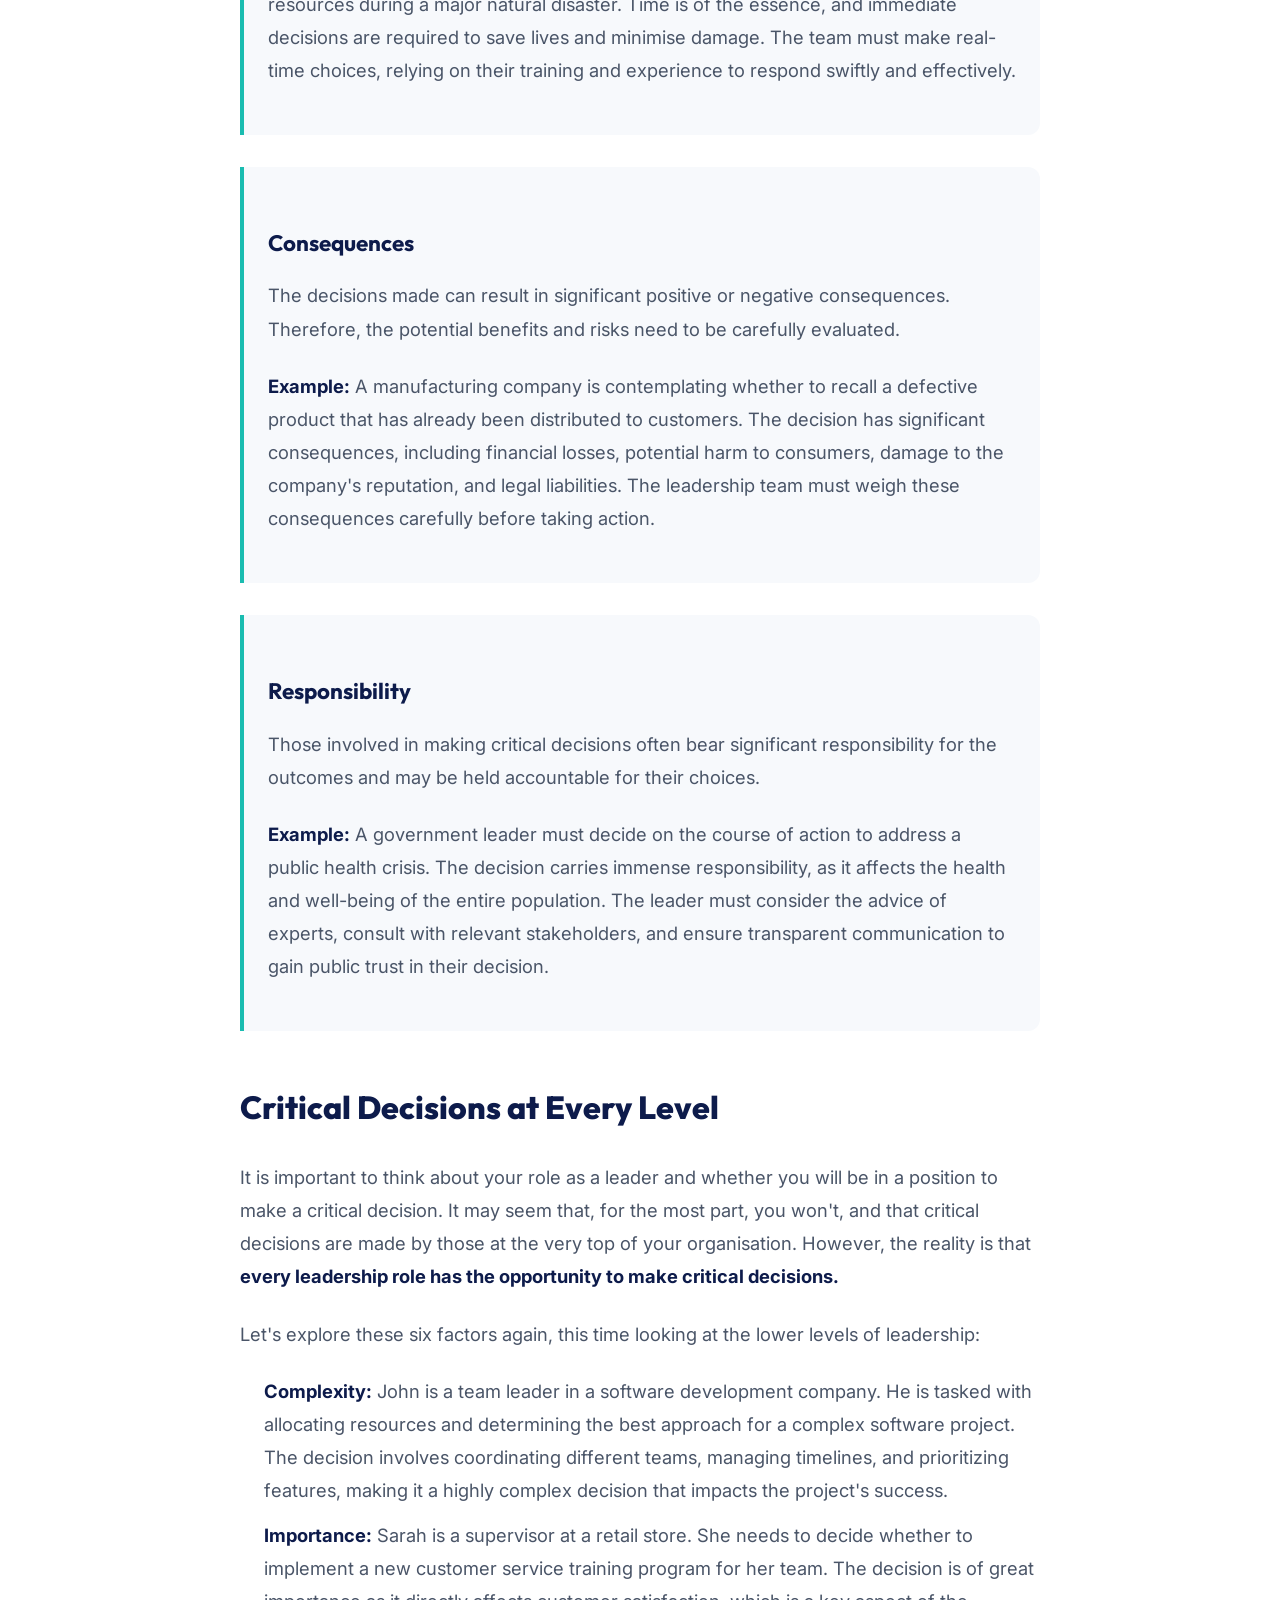
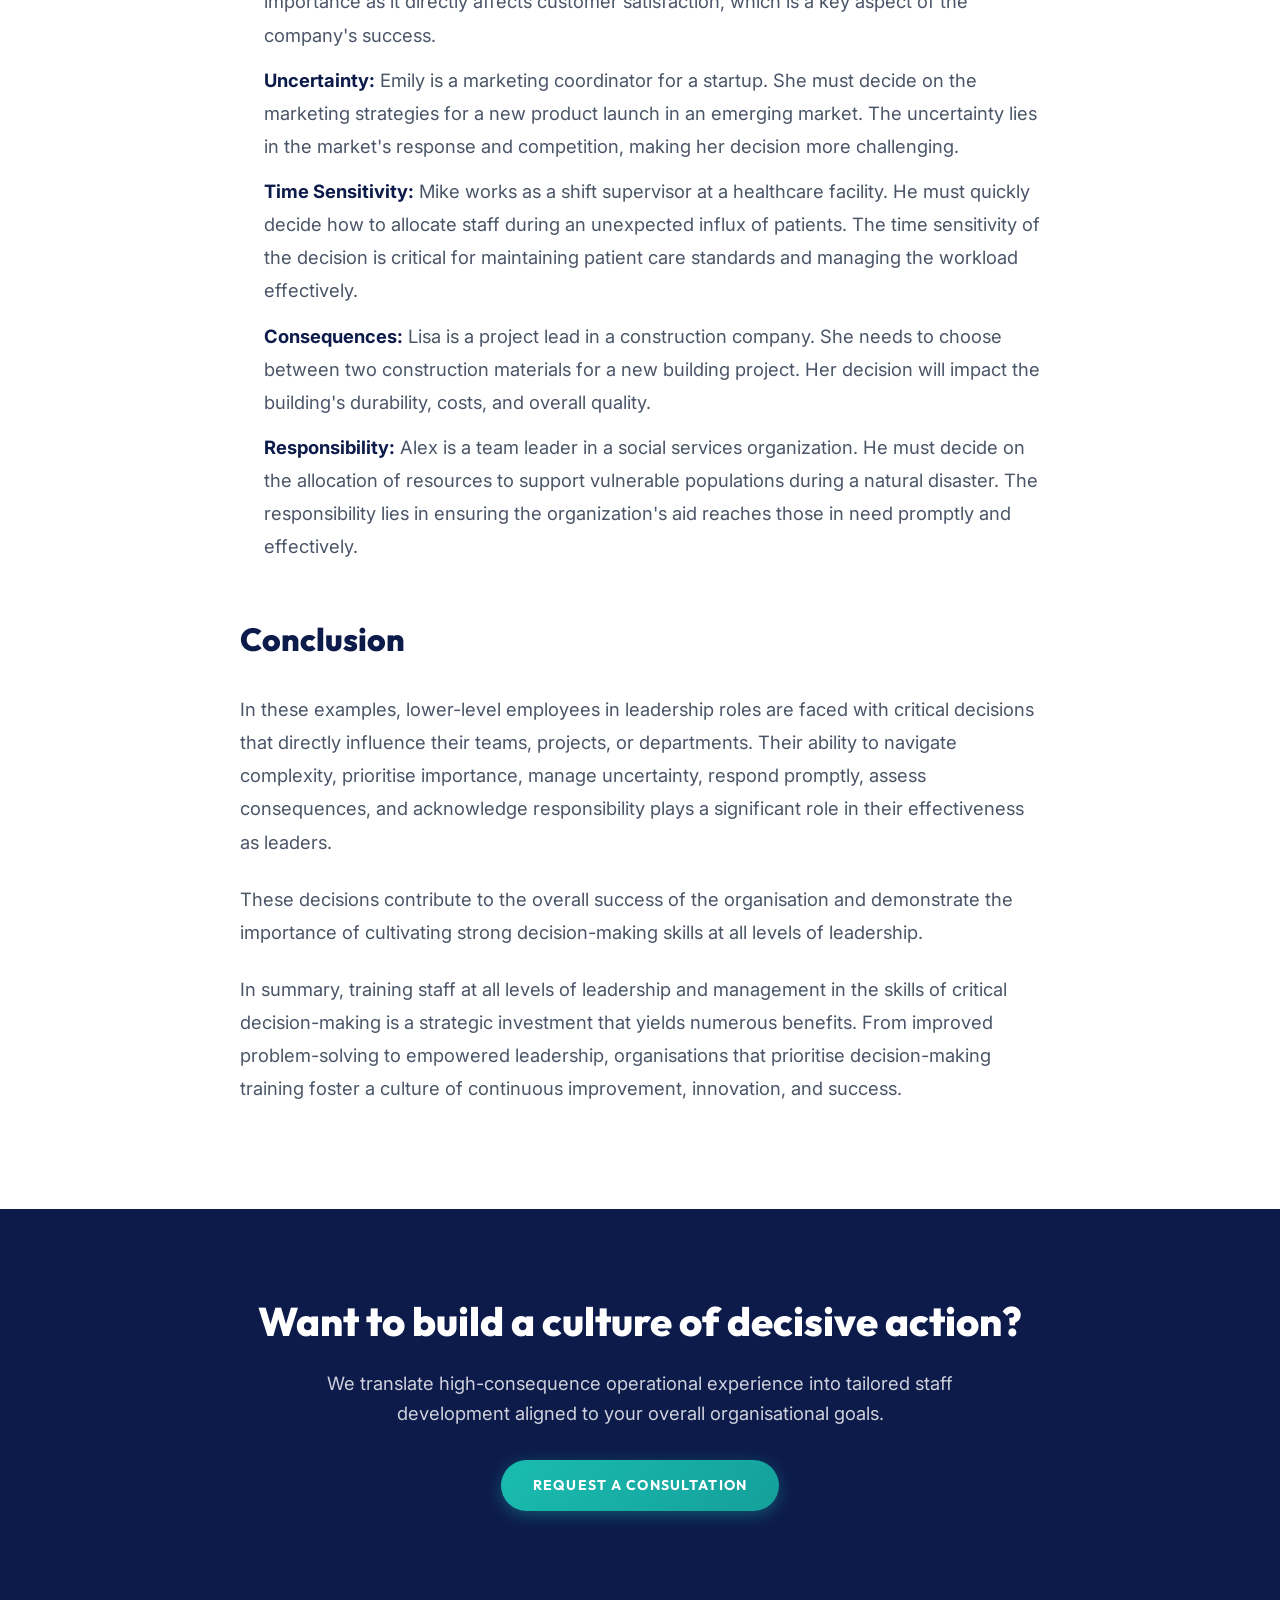
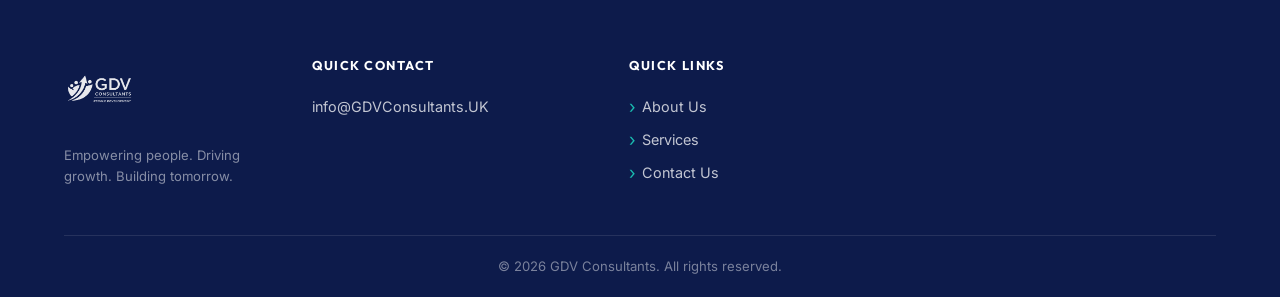
<file: blog-critical-decision-making.html>
<!DOCTYPE html>
<html lang="en">
<head>
  <meta charset="UTF-8" />
  <meta name="viewport" content="width=device-width, initial-scale=1.0" />
  <meta name="description" content="Explore how critical decision-making shapes the future of teams and organisations under pressure." />
  <title>Critical Decision Making | GDV Consultants Blog</title>
  
  <link rel="icon" type="image/png" href="images/favicon.PNG" />
  <link rel="shortcut icon" type="image/png" href="images/favicon.PNG" />
  <link rel="apple-touch-icon" href="images/favicon.PNG" />
  
  <link rel="stylesheet" href="style.css" />
  <link rel="preconnect" href="https://fonts.googleapis.com" />
  <link rel="preconnect" href="https://fonts.gstatic.com" crossorigin />
  <link href="https://fonts.googleapis.com/css2?family=Inter:wght@400;500;600&family=Outfit:wght@400;700;800&display=swap" rel="stylesheet" />

  <style>
    .blog-hero {
      padding: 180px 0 80px;
      background: var(--off-white);
      text-align: center;
      position: relative;
      border-bottom: 1px solid rgba(0,0,0,0.05);
    }
    
    .blog-tag {
      font-size: 0.9rem;
      font-weight: 700;
      color: var(--teal-dark);
      letter-spacing: 0.05em;
      text-transform: uppercase;
      margin-bottom: 16px;
      display: inline-block;
    }

    .blog-hero-title {
      font-family: var(--font-display);
      font-size: clamp(2rem, 4vw, 3.5rem);
      font-weight: 800;
      color: var(--navy);
      line-height: 1.2;
      max-width: 900px;
      margin: 0 auto;
    }

    .blog-content {
      padding: 80px 0;
      background: var(--white);
    }

    .blog-article {
      max-width: 800px;
      margin: 0 auto;
      font-family: var(--font-body);
      font-size: 1.15rem;
      line-height: 1.8;
      color: var(--text-body);
    }

    .blog-article h2 {
      font-family: var(--font-display);
      font-size: 2rem;
      font-weight: 800;
      color: var(--navy);
      margin: 48px 0 24px;
    }

    .blog-article h3 {
      font-family: var(--font-display);
      font-size: 1.4rem;
      font-weight: 700;
      color: var(--navy);
      margin: 32px 0 16px;
    }

    .blog-article p {
      margin-bottom: 24px;
    }

    .blog-article ul {
      margin-bottom: 32px;
      padding-left: 24px;
    }

    .blog-article li {
      margin-bottom: 12px;
    }
    
    .blog-article strong {
      color: var(--navy);
    }
    
    .blog-article .highlight-box {
      background: var(--off-white);
      border-left: 4px solid var(--teal);
      padding: 24px;
      margin: 32px 0;
      border-radius: 0 var(--radius-md) var(--radius-md) 0;
    }
    
    .blog-back {
      display: inline-flex;
      align-items: center;
      gap: 8px;
      color: var(--teal);
      font-weight: 700;
      text-decoration: none;
      margin-bottom: 40px;
      transition: color var(--transition);
    }
    
    .blog-back:hover {
      color: var(--teal-dark);
    }

    
    
    /* Custom Header overrides for HUB */
    #main-header {
      background: var(--navy) !important;
      border-bottom: 1px solid rgba(255,255,255,0.05) !important;
    }
    #main-header.scrolled {
      box-shadow: 0 4px 24px rgba(0,0,0,0.3) !important;
    }
    .nav-links a {
      color: rgba(255,255,255,0.7) !important;
    }
    .nav-links a:hover {
      color: var(--white) !important;
      background: transparent !important;
    }
    .nav-links a.active {
      color: var(--amber) !important;
      background: transparent !important;
      position: relative;
    }
    .nav-links a.active::after {
      content: '';
      position: absolute;
      bottom: 0;
      left: 14px;
      right: 14px;
      height: 2px;
      background: var(--amber);
    }
    .nav-hamburger span {
      background: var(--white) !important;
    }
    @media (max-width: 768px) {
      .nav-menu-group.open {
        background: var(--navy) !important;
        border-top: 1px solid rgba(255,255,255,0.1) !important;
      }
      .blog-hero { padding: 120px 20px 60px !important; }
      .blog-content { padding: 40px 20px !important; }
      .blog-article h2 { font-size: 1.5rem !important; margin: 32px 0 16px !important; }
      .hub-grid { grid-template-columns: 1fr !important; }
      .hub-row-header { flex-direction: column !important; align-items: flex-start !important; gap: 8px !important; }
    }
</style>
</head>
<body>

  <!-- HEADER -->
  <header id="main-header" role="banner" class="scrolled">
    <div class="container">
      <nav class="nav-inner" aria-label="Main navigation">
        <a href="index.html" class="nav-logo" aria-label="GDV Consultants Home" style="display:flex; align-items:center; gap: 12px; text-decoration: none;">
          <div class="nav-logo-img-wrap">
            <img src="images/gdv_hub_logo.png" alt="GDV Consultants" width="120" height="76" style="object-fit: contain;" />
          </div>
          <span style="color: var(--amber); font-family: var(--font-display); font-weight: 800; font-size: 1.8rem; letter-spacing: 0.05em; padding-left: 12px; border-left: 2px solid rgba(255,255,255,0.2);">HUB</span>
        </a>
        <div class="nav-menu-group" id="nav-menu-group">
          <ul class="nav-links" id="nav-links" role="list">
            <li><a href="hub.html#podcasts">Podcasts</a></li>
            <li><a href="hub.html#vlogs">Vlogs</a></li>
            <li><a href="hub.html#blog" class="active">Blog</a></li>
          </ul>
          <div class="nav-cta" id="nav-cta-wrap">
            <a href="index.html?contact=true" id="nav-cta-btn" class="btn btn-teal">Request a consultation</a>
          </div>
        </div>
        <button class="nav-hamburger" id="nav-hamburger" aria-label="Open menu" aria-expanded="false" aria-controls="nav-links">
          <span></span><span></span><span></span>
        </button>
      </nav>
    </div>
  </header>

  <!-- BLOG HERO -->
  <section class="blog-hero">
    <div class="container">
      <span class="blog-tag">LEADERSHIP & DECISION MAKING</span>
      <h1 class="blog-hero-title">Critical Decision Making within Leadership</h1>
    </div>
  </section>

  <!-- BLOG CONTENT -->
  <section class="blog-content">
    <div class="container">
      <div class="blog-article">
        <a href="hub.html#blog" class="blog-back">
          <svg viewBox="0 0 24 24" width="20" height="20" fill="none" stroke="currentColor" stroke-width="2" stroke-linecap="round" stroke-linejoin="round"><path d="M19 12H5M12 19l-7-7 7-7"/></svg>
          Back to HUB
        </a>

        <p>Leadership is more than just holding a title; it's about guiding a team towards success. At the heart of effective leadership lies the crucial skill of decision-making. Leaders are faced with an array of choices daily, and their decisions can shape the future of their teams and organisations.</p>
        
        <p>But when does decision making turn into <strong>critical decision making</strong>? Critical decision-making refers to the process of making choices or judgments that have significant consequences, often in situations where the outcomes are uncertain and have the potential to significantly impact individuals, organisations, or even societies. These decisions typically involve complex and high-stakes issues that require careful consideration and analysis of various factors.</p>
        
        <h2>The Six Key Factors of a Critical Decision</h2>
        <p>To help us understand what forms a critical decision, there are six key factors that we can use to define it:</p>
        <ul>
          <li>Complexity</li>
          <li>Importance</li>
          <li>Uncertainty</li>
          <li>Time Sensitivity</li>
          <li>Consequences</li>
          <li>Responsibility</li>
        </ul>

        <p>Let's take a deeper look into these factors:</p>

        <div class="highlight-box">
          <h3>Complexity</h3>
          <p>Critical decisions usually involve multiple variables, factors, and perspectives that need to be taken into account. The interconnections between these elements can make the decision-making process challenging.</p>
          <p><strong>Example:</strong> A pharmaceutical company is deciding whether to invest in the development of a new drug. The decision involves multiple variables, such as market demand, potential efficacy, regulatory approval, manufacturing complexity, and projected costs. The interplay of these factors makes the decision highly complex, requiring in-depth analysis and expert input from various departments. But this decision may ultimately be made by one person.</p>
        </div>

        <div class="highlight-box">
          <h3>Importance</h3>
          <p>The decisions are crucial and can have far-reaching effects on the involved parties or stakeholders. The stakes can be high, and the outcomes can shape the future course of events.</p>
          <p><strong>Example:</strong> A national airline must decide whether to ground its entire fleet due to an emerging safety concern. This decision is of utmost importance as it can affect the safety of passengers, reputation of the airline, and financial implications. The leadership team must carefully weigh the risks and potential consequences before making such a critical decision.</p>
        </div>

        <div class="highlight-box">
          <h3>Uncertainty</h3>
          <p>Critical decisions are often made in situations where there is a lack of complete information or where future outcomes are uncertain. Decision-makers must make choices based on available data and reasonable assumptions.</p>
          <p><strong>Example:</strong> A technology startup is deciding whether to pivot its business model in response to changing market trends. The future landscape is uncertain, and the decision-makers lack complete information about how the market will evolve. They must carefully assess the risks and potential outcomes before committing to a new direction.</p>
        </div>

        <div class="highlight-box">
          <h3>Time Sensitivity</h3>
          <p>In some cases, critical decisions must be made promptly due to time constraints, such as emergencies or rapidly evolving situations.</p>
          <p><strong>Example:</strong> A local authority emergency response team is deciding how to allocate resources during a major natural disaster. Time is of the essence, and immediate decisions are required to save lives and minimise damage. The team must make real-time choices, relying on their training and experience to respond swiftly and effectively.</p>
        </div>

        <div class="highlight-box">
          <h3>Consequences</h3>
          <p>The decisions made can result in significant positive or negative consequences. Therefore, the potential benefits and risks need to be carefully evaluated.</p>
          <p><strong>Example:</strong> A manufacturing company is contemplating whether to recall a defective product that has already been distributed to customers. The decision has significant consequences, including financial losses, potential harm to consumers, damage to the company's reputation, and legal liabilities. The leadership team must weigh these consequences carefully before taking action.</p>
        </div>

        <div class="highlight-box">
          <h3>Responsibility</h3>
          <p>Those involved in making critical decisions often bear significant responsibility for the outcomes and may be held accountable for their choices.</p>
          <p><strong>Example:</strong> A government leader must decide on the course of action to address a public health crisis. The decision carries immense responsibility, as it affects the health and well-being of the entire population. The leader must consider the advice of experts, consult with relevant stakeholders, and ensure transparent communication to gain public trust in their decision.</p>
        </div>

        <h2>Critical Decisions at Every Level</h2>
        <p>It is important to think about your role as a leader and whether you will be in a position to make a critical decision. It may seem that, for the most part, you won't, and that critical decisions are made by those at the very top of your organisation. However, the reality is that <strong>every leadership role has the opportunity to make critical decisions.</strong></p>

        <p>Let's explore these six factors again, this time looking at the lower levels of leadership:</p>

        <ul>
          <li><strong>Complexity:</strong> John is a team leader in a software development company. He is tasked with allocating resources and determining the best approach for a complex software project. The decision involves coordinating different teams, managing timelines, and prioritizing features, making it a highly complex decision that impacts the project's success.</li>
          <li><strong>Importance:</strong> Sarah is a supervisor at a retail store. She needs to decide whether to implement a new customer service training program for her team. The decision is of great importance as it directly affects customer satisfaction, which is a key aspect of the company's success.</li>
          <li><strong>Uncertainty:</strong> Emily is a marketing coordinator for a startup. She must decide on the marketing strategies for a new product launch in an emerging market. The uncertainty lies in the market's response and competition, making her decision more challenging.</li>
          <li><strong>Time Sensitivity:</strong> Mike works as a shift supervisor at a healthcare facility. He must quickly decide how to allocate staff during an unexpected influx of patients. The time sensitivity of the decision is critical for maintaining patient care standards and managing the workload effectively.</li>
          <li><strong>Consequences:</strong> Lisa is a project lead in a construction company. She needs to choose between two construction materials for a new building project. Her decision will impact the building's durability, costs, and overall quality.</li>
          <li><strong>Responsibility:</strong> Alex is a team leader in a social services organization. He must decide on the allocation of resources to support vulnerable populations during a natural disaster. The responsibility lies in ensuring the organization's aid reaches those in need promptly and effectively.</li>
        </ul>

        <h2>Conclusion</h2>
        <p>In these examples, lower-level employees in leadership roles are faced with critical decisions that directly influence their teams, projects, or departments. Their ability to navigate complexity, prioritise importance, manage uncertainty, respond promptly, assess consequences, and acknowledge responsibility plays a significant role in their effectiveness as leaders.</p>
        <p>These decisions contribute to the overall success of the organisation and demonstrate the importance of cultivating strong decision-making skills at all levels of leadership.</p>
        <p>In summary, training staff at all levels of leadership and management in the skills of critical decision-making is a strategic investment that yields numerous benefits. From improved problem-solving to empowered leadership, organisations that prioritise decision-making training foster a culture of continuous improvement, innovation, and success.</p>
      </div>
    </div>
  </section>

  <!-- BOTTOM CTA -->
  <section class="hub-cta" style="background: var(--navy); padding: 80px 0; text-align: center; color: var(--white);">
    <div class="container">
      <h2 style="font-family: var(--font-display); font-size: 2.5rem; margin-bottom: 16px; font-weight: 800;">Want to build a culture of decisive action?</h2>
      <p style="font-size: 1.15rem; max-width: 700px; margin: 0 auto 32px; line-height: 1.6; color: rgba(255,255,255,0.8);">We translate high-consequence operational experience into tailored staff development aligned to your overall organisational goals.</p>
      <a href="index.html?contact=true" class="btn btn-teal">REQUEST A CONSULTATION</a>
    </div>
  </section>

  <!-- FOOTER -->
  <footer id="main-footer" role="contentinfo">
    <div class="container">
      <div class="footer-inner">
        <div class="footer-logo-col">
          <div class="footer-logo-wrap">
            <img src="images/Logo.PNG" alt="GDV Consultants" width="180" height="72" class="footer-logo-img" />
          </div>
          <p style="font-size:0.82rem;color:rgba(255,255,255,0.5);max-width:200px;line-height:1.6;margin-top:4px;">
            Empowering people. Driving growth. Building tomorrow.
          </p>
        </div>
        <div class="footer-col" role="group">
          <div class="footer-col-title">Quick Contact</div>
          
          <div class="footer-contact-item">
            <a href="mailto:info@GDVConsultants.UK" style="color:rgba(255,255,255,0.75);">info@GDVConsultants.UK</a>
          </div>
        </div>
        <div class="footer-col" role="navigation">
          <div class="footer-col-title">Quick Links</div>
          <ul class="footer-links">
            <li><a href="index.html#who-we-are">About Us</a></li>
            <li><a href="index.html#pillars">Services</a></li>
            <li><a href="index.html?contact=true">Contact Us</a></li>
          </ul>
        </div>
      </div>
      <div class="footer-bottom">
        <p>&copy; <span id="footer-year"></span> GDV Consultants. All rights reserved.</p>
      </div>
    </div>
  </footer>

  <script>
    document.getElementById('footer-year').textContent = new Date().getFullYear();
    const header = document.getElementById('main-header');
    window.addEventListener('scroll', () => {
      header.classList.toggle('scrolled', window.scrollY > 20);
    }, { passive: true });
    
    // Mobile menu toggle
    const hamburger = document.getElementById('nav-hamburger');
    const navMenu    = document.getElementById('nav-menu-group');
    if (hamburger) {
      hamburger.addEventListener('click', () => {
        const open = navMenu.classList.toggle('open');
        hamburger.setAttribute('aria-expanded', open ? 'true' : 'false');
      });
    }

    // Intersection Observer for fade animations
    const fadeEls = document.querySelectorAll('.fade-up');
    const observer = new IntersectionObserver((entries) => {
      entries.forEach(entry => {
        if (entry.isIntersecting) {
          entry.target.classList.add('visible');
          observer.unobserve(entry.target);
        }
      });
    }, { threshold: 0.1 });
    fadeEls.forEach(el => observer.observe(el));
  </script>
</body>
</html>
</file>
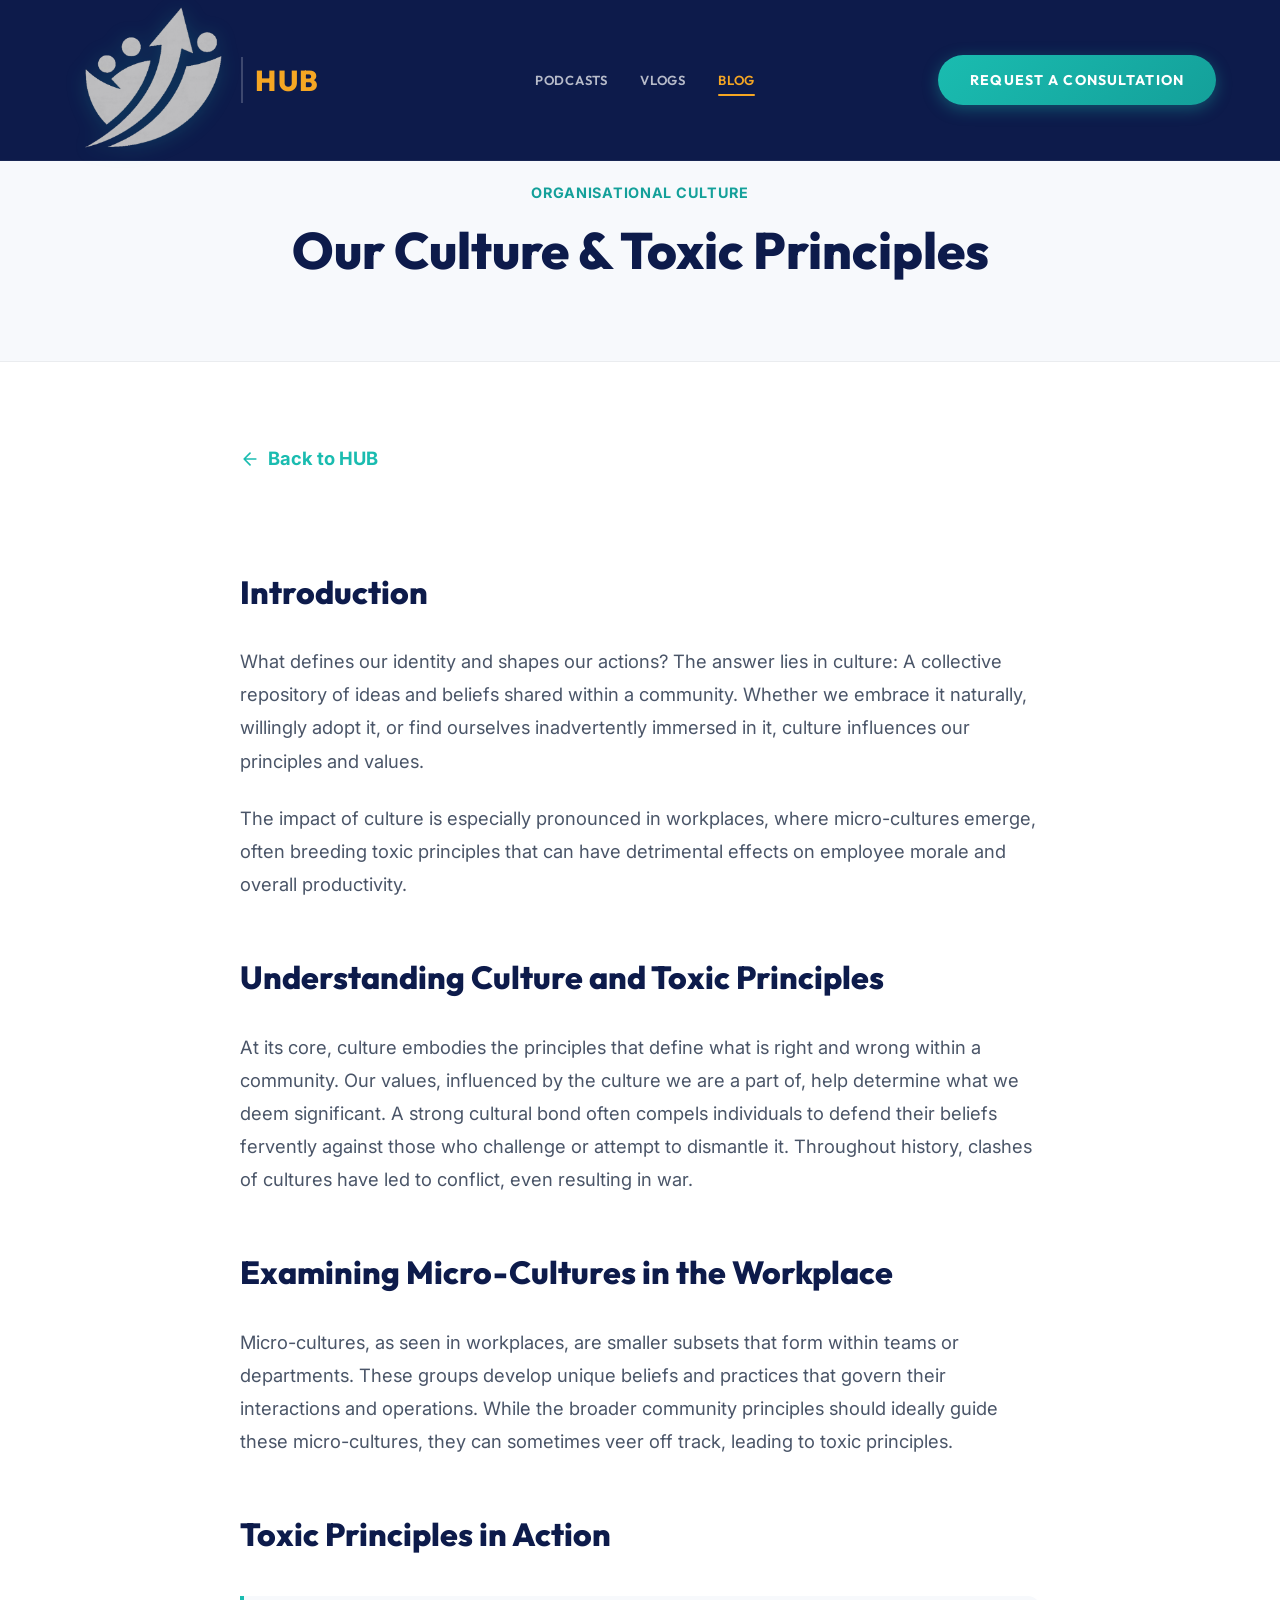
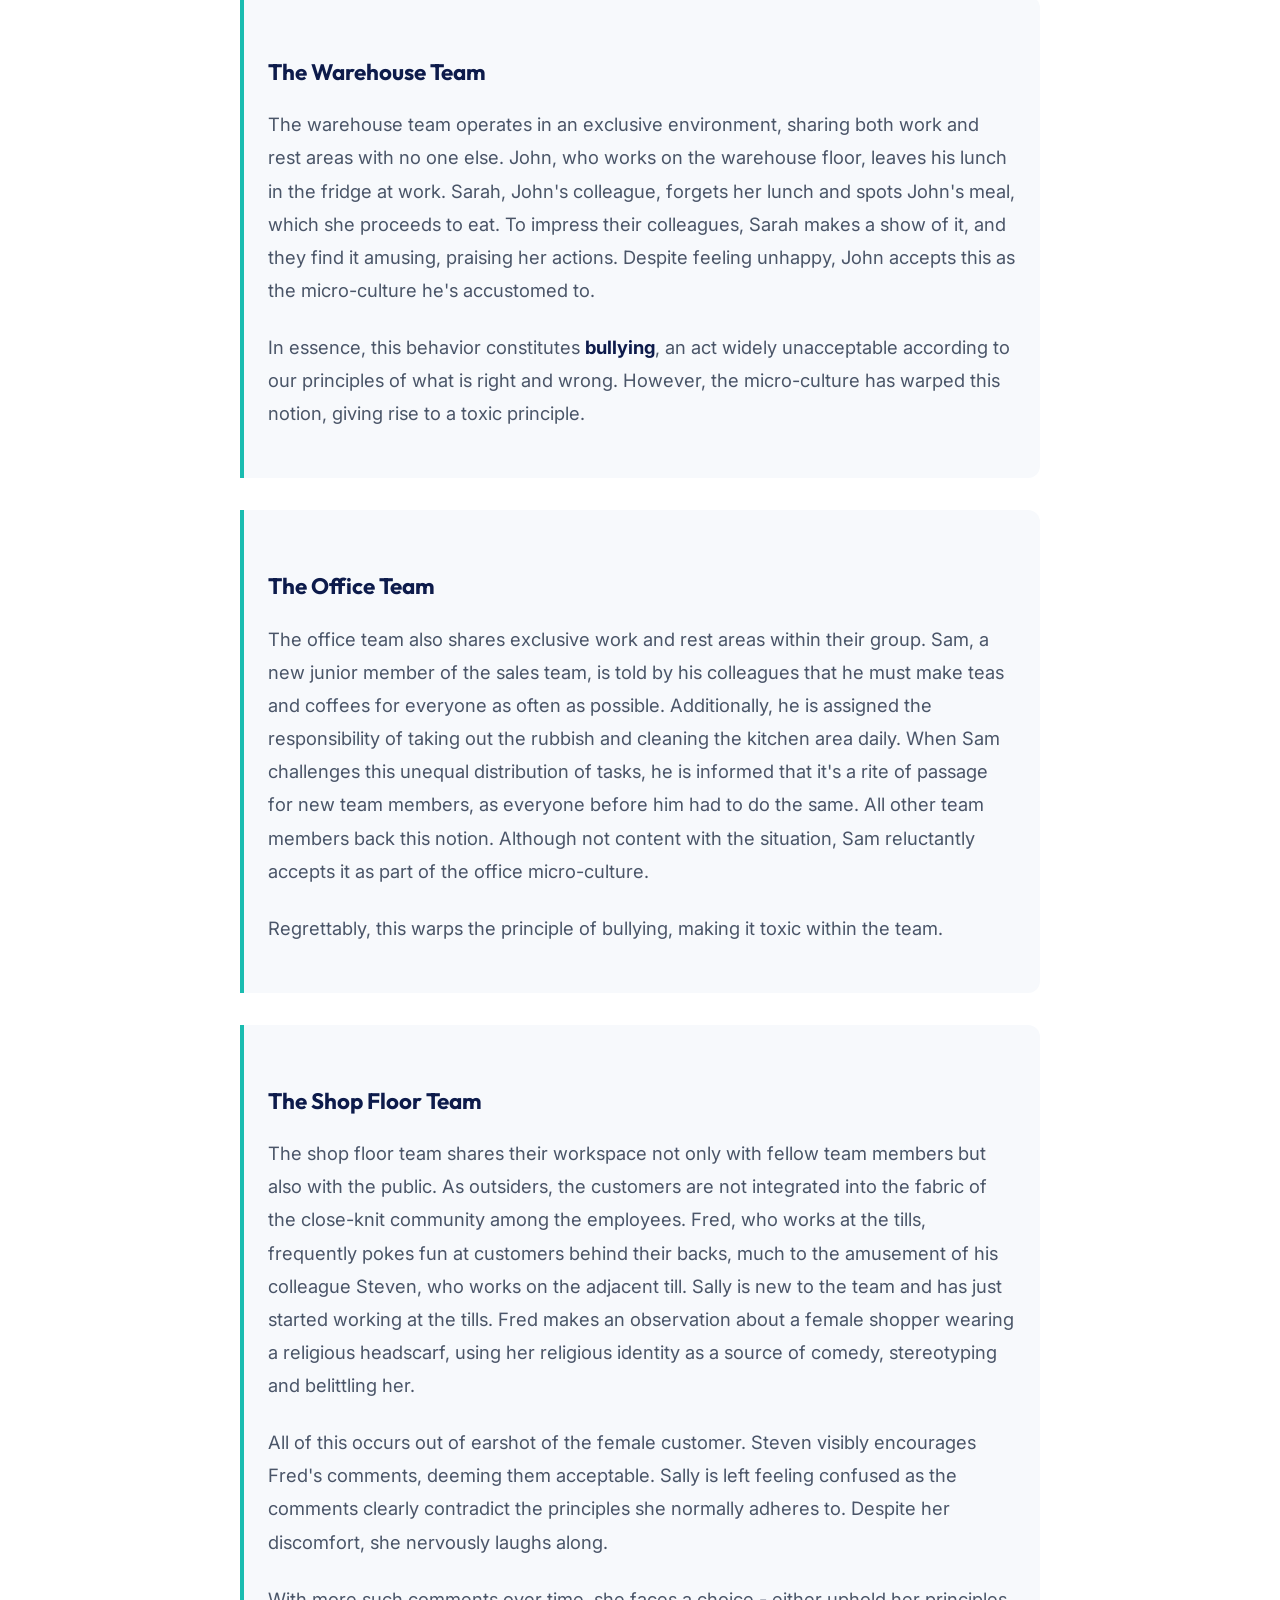
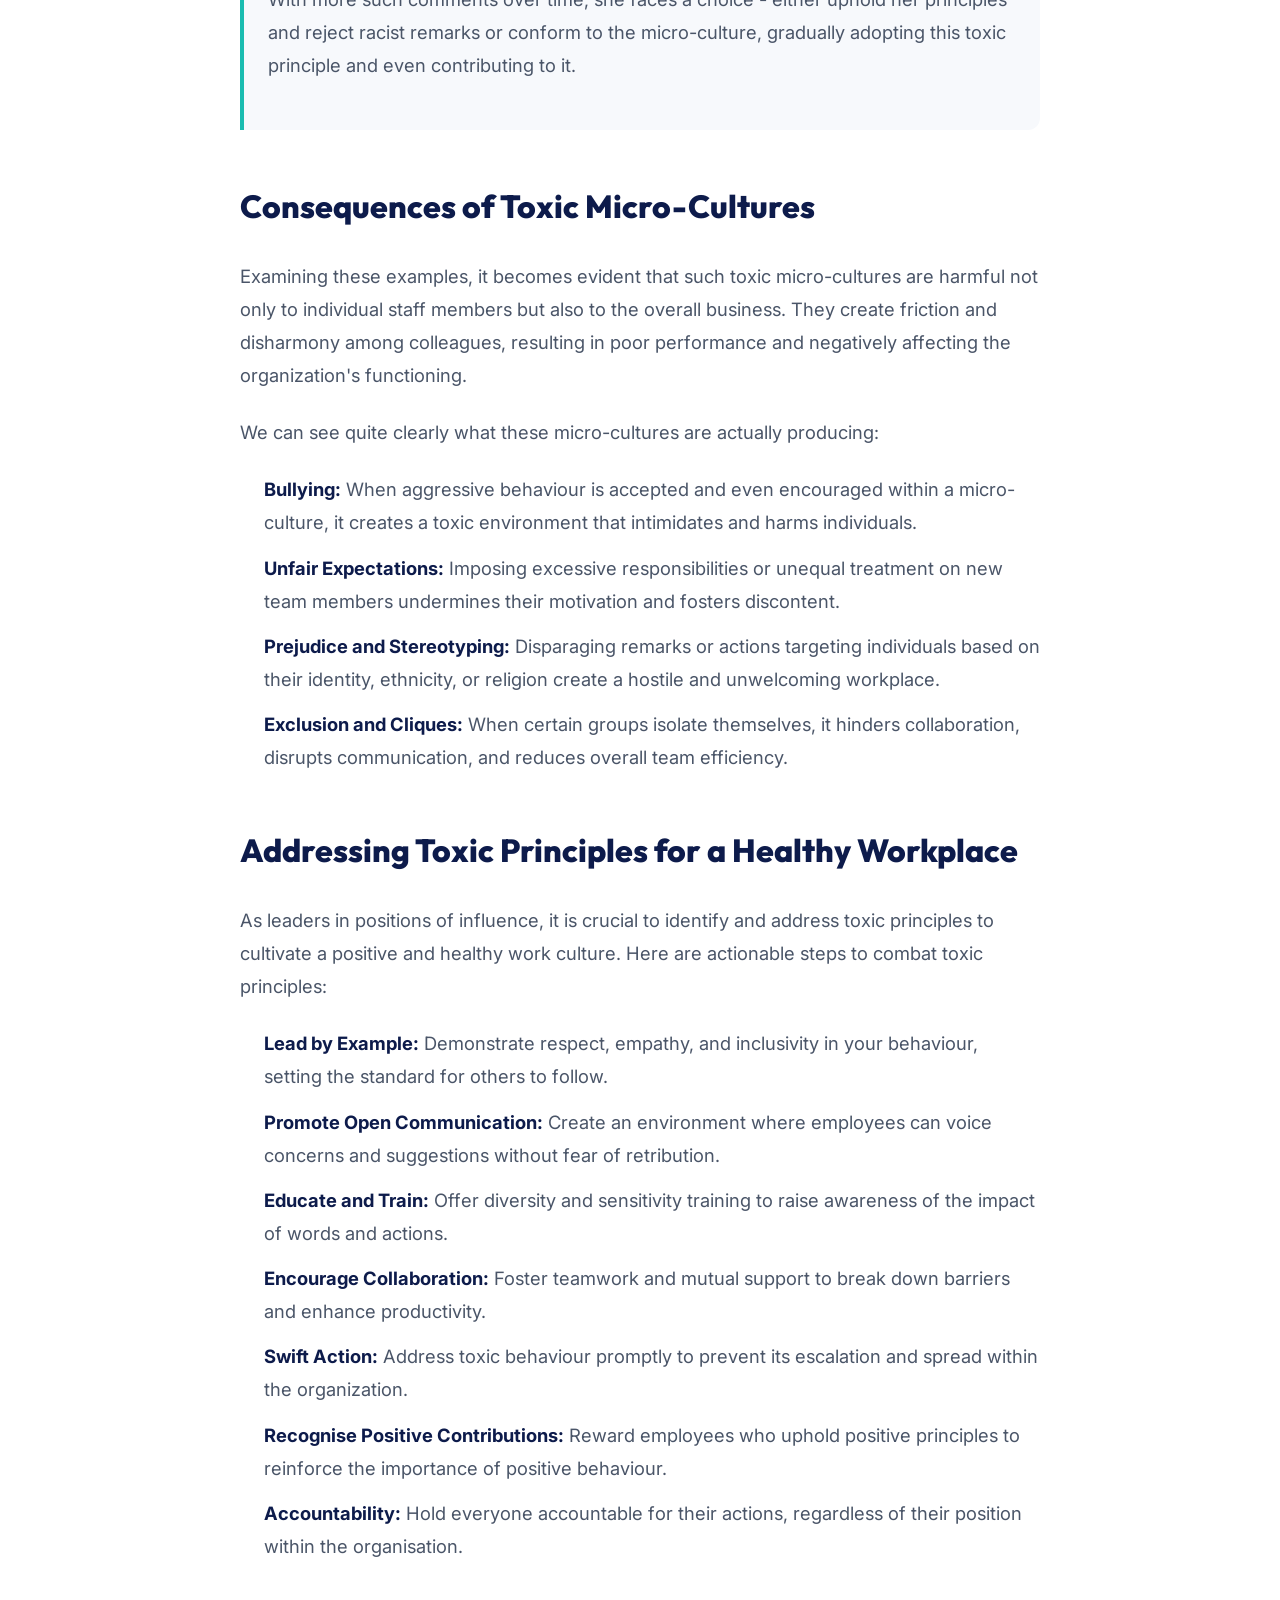
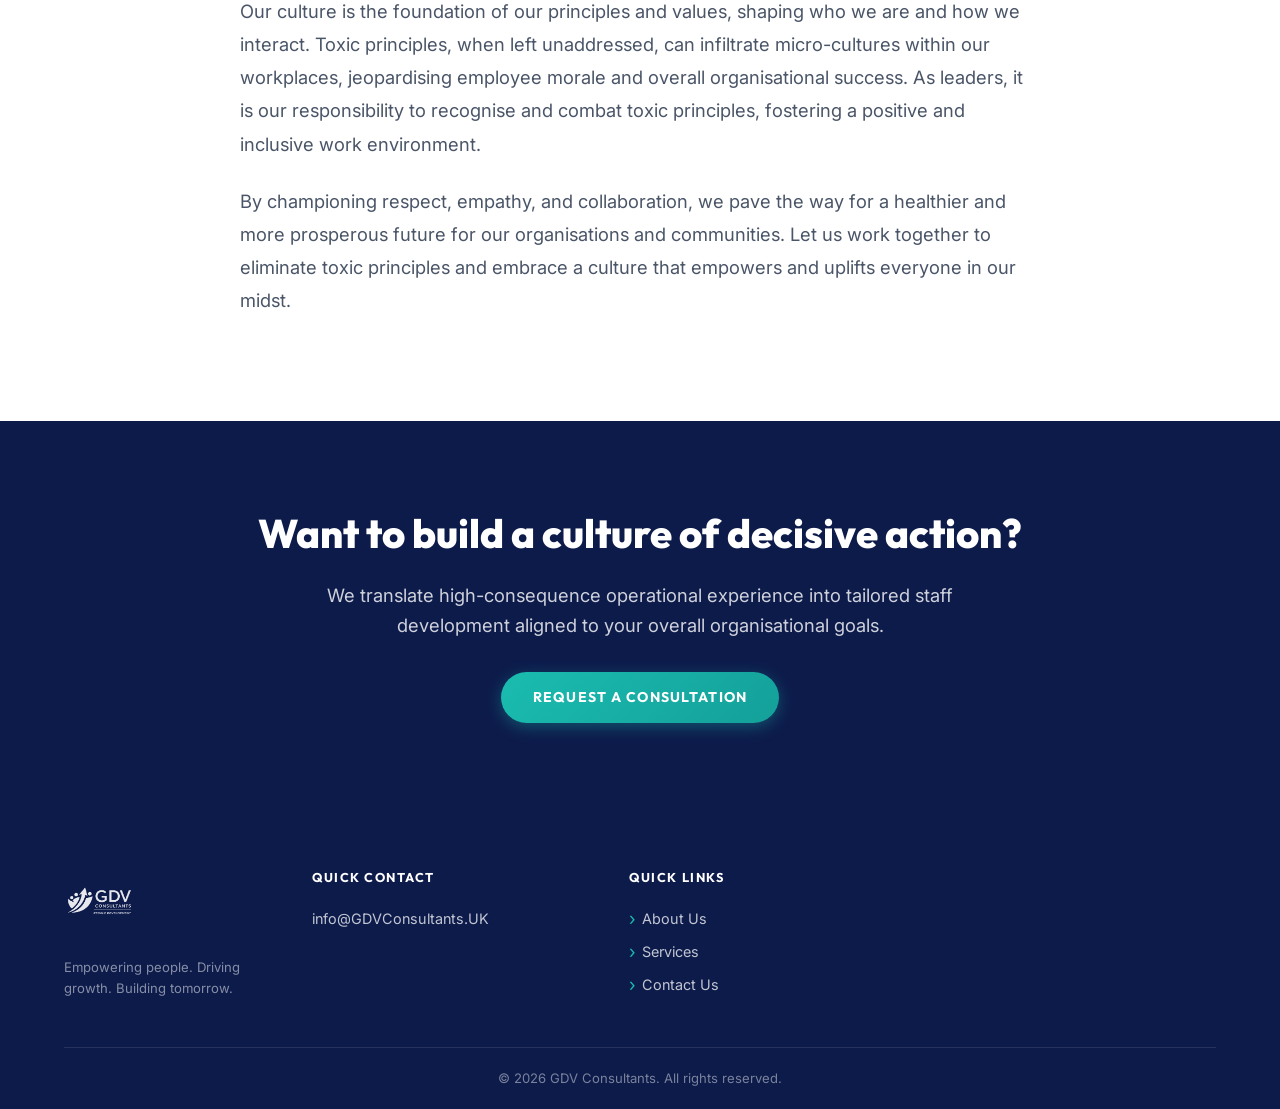
<file: blog-culture.html>
<!DOCTYPE html>
<html lang="en">
<head>
  <meta charset="UTF-8" />
  <meta name="viewport" content="width=device-width, initial-scale=1.0" />
  <meta name="description" content="Defining the ideas and beliefs of a community, and how toxic principles can slowly erode the core values of your organisation." />
  <title>Our Culture & Toxic Principles | GDV Consultants Blog</title>
  
  <link rel="icon" type="image/png" href="images/favicon.PNG" />
  <link rel="shortcut icon" type="image/png" href="images/favicon.PNG" />
  <link rel="apple-touch-icon" href="images/favicon.PNG" />
  
  <link rel="stylesheet" href="style.css" />
  <link rel="preconnect" href="https://fonts.googleapis.com" />
  <link rel="preconnect" href="https://fonts.gstatic.com" crossorigin />
  <link href="https://fonts.googleapis.com/css2?family=Inter:wght@400;500;600&family=Outfit:wght@400;700;800&display=swap" rel="stylesheet" />

  <style>
    .blog-hero {
      padding: 180px 0 80px;
      background: var(--off-white);
      text-align: center;
      position: relative;
      border-bottom: 1px solid rgba(0,0,0,0.05);
    }
    
    .blog-tag {
      font-size: 0.9rem;
      font-weight: 700;
      color: var(--teal-dark);
      letter-spacing: 0.05em;
      text-transform: uppercase;
      margin-bottom: 16px;
      display: inline-block;
    }

    .blog-hero-title {
      font-family: var(--font-display);
      font-size: clamp(2rem, 4vw, 3.5rem);
      font-weight: 800;
      color: var(--navy);
      line-height: 1.2;
      max-width: 900px;
      margin: 0 auto;
    }

    .blog-content {
      padding: 80px 0;
      background: var(--white);
    }

    .blog-article {
      max-width: 800px;
      margin: 0 auto;
      font-family: var(--font-body);
      font-size: 1.15rem;
      line-height: 1.8;
      color: var(--text-body);
    }

    .blog-article h2 {
      font-family: var(--font-display);
      font-size: 2rem;
      font-weight: 800;
      color: var(--navy);
      margin: 48px 0 24px;
    }

    .blog-article h3 {
      font-family: var(--font-display);
      font-size: 1.4rem;
      font-weight: 700;
      color: var(--navy);
      margin: 32px 0 16px;
    }

    .blog-article p {
      margin-bottom: 24px;
    }

    .blog-article ul {
      margin-bottom: 32px;
      padding-left: 24px;
    }

    .blog-article li {
      margin-bottom: 12px;
    }
    
    .blog-article strong {
      color: var(--navy);
    }
    
    .blog-article .highlight-box {
      background: var(--off-white);
      border-left: 4px solid var(--teal);
      padding: 24px;
      margin: 32px 0;
      border-radius: 0 var(--radius-md) var(--radius-md) 0;
    }
    
    .blog-back {
      display: inline-flex;
      align-items: center;
      gap: 8px;
      color: var(--teal);
      font-weight: 700;
      text-decoration: none;
      margin-bottom: 40px;
      transition: color var(--transition);
    }
    
    .blog-back:hover {
      color: var(--teal-dark);
    }

    
    
    /* Custom Header overrides for HUB */
    #main-header {
      background: var(--navy) !important;
      border-bottom: 1px solid rgba(255,255,255,0.05) !important;
    }
    #main-header.scrolled {
      box-shadow: 0 4px 24px rgba(0,0,0,0.3) !important;
    }
    .nav-links a {
      color: rgba(255,255,255,0.7) !important;
    }
    .nav-links a:hover {
      color: var(--white) !important;
      background: transparent !important;
    }
    .nav-links a.active {
      color: var(--amber) !important;
      background: transparent !important;
      position: relative;
    }
    .nav-links a.active::after {
      content: '';
      position: absolute;
      bottom: 0;
      left: 14px;
      right: 14px;
      height: 2px;
      background: var(--amber);
    }
    .nav-hamburger span {
      background: var(--white) !important;
    }
    @media (max-width: 768px) {
      .nav-menu-group.open {
        background: var(--navy) !important;
        border-top: 1px solid rgba(255,255,255,0.1) !important;
      }
      .blog-hero { padding: 120px 20px 60px !important; }
      .blog-content { padding: 40px 20px !important; }
      .blog-article h2 { font-size: 1.5rem !important; margin: 32px 0 16px !important; }
      .hub-grid { grid-template-columns: 1fr !important; }
      .hub-row-header { flex-direction: column !important; align-items: flex-start !important; gap: 8px !important; }
    }
</style>
</head>
<body>

  <!-- HEADER -->
  <header id="main-header" role="banner" class="scrolled">
    <div class="container">
      <nav class="nav-inner" aria-label="Main navigation">
        <a href="index.html" class="nav-logo" aria-label="GDV Consultants Home" style="display:flex; align-items:center; gap: 12px; text-decoration: none;">
          <div class="nav-logo-img-wrap">
            <img src="images/gdv_hub_logo.png" alt="GDV Consultants" width="120" height="76" style="object-fit: contain;" />
          </div>
          <span style="color: var(--amber); font-family: var(--font-display); font-weight: 800; font-size: 1.8rem; letter-spacing: 0.05em; padding-left: 12px; border-left: 2px solid rgba(255,255,255,0.2);">HUB</span>
        </a>
        <div class="nav-menu-group" id="nav-menu-group">
          <ul class="nav-links" id="nav-links" role="list">
            <li><a href="hub.html#podcasts">Podcasts</a></li>
            <li><a href="hub.html#vlogs">Vlogs</a></li>
            <li><a href="hub.html#blog" class="active">Blog</a></li>
          </ul>
          <div class="nav-cta" id="nav-cta-wrap">
            <a href="index.html?contact=true" id="nav-cta-btn" class="btn btn-teal">Request a consultation</a>
          </div>
        </div>
        <button class="nav-hamburger" id="nav-hamburger" aria-label="Open menu" aria-expanded="false" aria-controls="nav-links">
          <span></span><span></span><span></span>
        </button>
      </nav>
    </div>
  </header>

  <!-- BLOG HERO -->
  <section class="blog-hero">
    <div class="container">
      <span class="blog-tag">ORGANISATIONAL CULTURE</span>
      <h1 class="blog-hero-title">Our Culture & Toxic Principles</h1>
    </div>
  </section>

  <!-- BLOG CONTENT -->
  <section class="blog-content">
    <div class="container">
      <div class="blog-article">
        <a href="hub.html#blog" class="blog-back">
          <svg viewBox="0 0 24 24" width="20" height="20" fill="none" stroke="currentColor" stroke-width="2" stroke-linecap="round" stroke-linejoin="round"><path d="M19 12H5M12 19l-7-7 7-7"/></svg>
          Back to HUB
        </a>

        <h2>Introduction</h2>
        <p>What defines our identity and shapes our actions? The answer lies in culture: A collective repository of ideas and beliefs shared within a community. Whether we embrace it naturally, willingly adopt it, or find ourselves inadvertently immersed in it, culture influences our principles and values.</p>
        <p>The impact of culture is especially pronounced in workplaces, where micro-cultures emerge, often breeding toxic principles that can have detrimental effects on employee morale and overall productivity.</p>

        <h2>Understanding Culture and Toxic Principles</h2>
        <p>At its core, culture embodies the principles that define what is right and wrong within a community. Our values, influenced by the culture we are a part of, help determine what we deem significant. A strong cultural bond often compels individuals to defend their beliefs fervently against those who challenge or attempt to dismantle it. Throughout history, clashes of cultures have led to conflict, even resulting in war.</p>

        <h2>Examining Micro-Cultures in the Workplace</h2>
        <p>Micro-cultures, as seen in workplaces, are smaller subsets that form within teams or departments. These groups develop unique beliefs and practices that govern their interactions and operations. While the broader community principles should ideally guide these micro-cultures, they can sometimes veer off track, leading to toxic principles.</p>

        <h2>Toxic Principles in Action</h2>
        
        <div class="highlight-box">
          <h3>The Warehouse Team</h3>
          <p>The warehouse team operates in an exclusive environment, sharing both work and rest areas with no one else. John, who works on the warehouse floor, leaves his lunch in the fridge at work. Sarah, John's colleague, forgets her lunch and spots John's meal, which she proceeds to eat. To impress their colleagues, Sarah makes a show of it, and they find it amusing, praising her actions. Despite feeling unhappy, John accepts this as the micro-culture he's accustomed to.</p>
          <p>In essence, this behavior constitutes <strong>bullying</strong>, an act widely unacceptable according to our principles of what is right and wrong. However, the micro-culture has warped this notion, giving rise to a toxic principle.</p>
        </div>

        <div class="highlight-box">
          <h3>The Office Team</h3>
          <p>The office team also shares exclusive work and rest areas within their group. Sam, a new junior member of the sales team, is told by his colleagues that he must make teas and coffees for everyone as often as possible. Additionally, he is assigned the responsibility of taking out the rubbish and cleaning the kitchen area daily. When Sam challenges this unequal distribution of tasks, he is informed that it's a rite of passage for new team members, as everyone before him had to do the same. All other team members back this notion. Although not content with the situation, Sam reluctantly accepts it as part of the office micro-culture.</p>
          <p>Regrettably, this warps the principle of bullying, making it toxic within the team.</p>
        </div>

        <div class="highlight-box">
          <h3>The Shop Floor Team</h3>
          <p>The shop floor team shares their workspace not only with fellow team members but also with the public. As outsiders, the customers are not integrated into the fabric of the close-knit community among the employees. Fred, who works at the tills, frequently pokes fun at customers behind their backs, much to the amusement of his colleague Steven, who works on the adjacent till. Sally is new to the team and has just started working at the tills. Fred makes an observation about a female shopper wearing a religious headscarf, using her religious identity as a source of comedy, stereotyping and belittling her.</p>
          <p>All of this occurs out of earshot of the female customer. Steven visibly encourages Fred's comments, deeming them acceptable. Sally is left feeling confused as the comments clearly contradict the principles she normally adheres to. Despite her discomfort, she nervously laughs along.</p>
          <p>With more such comments over time, she faces a choice - either uphold her principles and reject racist remarks or conform to the micro-culture, gradually adopting this toxic principle and even contributing to it.</p>
        </div>

        <h2>Consequences of Toxic Micro-Cultures</h2>
        <p>Examining these examples, it becomes evident that such toxic micro-cultures are harmful not only to individual staff members but also to the overall business. They create friction and disharmony among colleagues, resulting in poor performance and negatively affecting the organization's functioning.</p>

        <p>We can see quite clearly what these micro-cultures are actually producing:</p>
        <ul>
          <li><strong>Bullying:</strong> When aggressive behaviour is accepted and even encouraged within a micro-culture, it creates a toxic environment that intimidates and harms individuals.</li>
          <li><strong>Unfair Expectations:</strong> Imposing excessive responsibilities or unequal treatment on new team members undermines their motivation and fosters discontent.</li>
          <li><strong>Prejudice and Stereotyping:</strong> Disparaging remarks or actions targeting individuals based on their identity, ethnicity, or religion create a hostile and unwelcoming workplace.</li>
          <li><strong>Exclusion and Cliques:</strong> When certain groups isolate themselves, it hinders collaboration, disrupts communication, and reduces overall team efficiency.</li>
        </ul>

        <h2>Addressing Toxic Principles for a Healthy Workplace</h2>
        <p>As leaders in positions of influence, it is crucial to identify and address toxic principles to cultivate a positive and healthy work culture. Here are actionable steps to combat toxic principles:</p>
        
        <ul>
          <li><strong>Lead by Example:</strong> Demonstrate respect, empathy, and inclusivity in your behaviour, setting the standard for others to follow.</li>
          <li><strong>Promote Open Communication:</strong> Create an environment where employees can voice concerns and suggestions without fear of retribution.</li>
          <li><strong>Educate and Train:</strong> Offer diversity and sensitivity training to raise awareness of the impact of words and actions.</li>
          <li><strong>Encourage Collaboration:</strong> Foster teamwork and mutual support to break down barriers and enhance productivity.</li>
          <li><strong>Swift Action:</strong> Address toxic behaviour promptly to prevent its escalation and spread within the organization.</li>
          <li><strong>Recognise Positive Contributions:</strong> Reward employees who uphold positive principles to reinforce the importance of positive behaviour.</li>
          <li><strong>Accountability:</strong> Hold everyone accountable for their actions, regardless of their position within the organisation.</li>
        </ul>

        <p>Our culture is the foundation of our principles and values, shaping who we are and how we interact. Toxic principles, when left unaddressed, can infiltrate micro-cultures within our workplaces, jeopardising employee morale and overall organisational success. As leaders, it is our responsibility to recognise and combat toxic principles, fostering a positive and inclusive work environment.</p>
        <p>By championing respect, empathy, and collaboration, we pave the way for a healthier and more prosperous future for our organisations and communities. Let us work together to eliminate toxic principles and embrace a culture that empowers and uplifts everyone in our midst.</p>
      </div>
    </div>
  </section>

  <!-- BOTTOM CTA -->
  <section class="hub-cta" style="background: var(--navy); padding: 80px 0; text-align: center; color: var(--white);">
    <div class="container">
      <h2 style="font-family: var(--font-display); font-size: 2.5rem; margin-bottom: 16px; font-weight: 800;">Want to build a culture of decisive action?</h2>
      <p style="font-size: 1.15rem; max-width: 700px; margin: 0 auto 32px; line-height: 1.6; color: rgba(255,255,255,0.8);">We translate high-consequence operational experience into tailored staff development aligned to your overall organisational goals.</p>
      <a href="index.html?contact=true" class="btn btn-teal">REQUEST A CONSULTATION</a>
    </div>
  </section>

  <!-- FOOTER -->
  <footer id="main-footer" role="contentinfo">
    <div class="container">
      <div class="footer-inner">
        <div class="footer-logo-col">
          <div class="footer-logo-wrap">
            <img src="images/Logo.PNG" alt="GDV Consultants" width="180" height="72" class="footer-logo-img" />
          </div>
          <p style="font-size:0.82rem;color:rgba(255,255,255,0.5);max-width:200px;line-height:1.6;margin-top:4px;">
            Empowering people. Driving growth. Building tomorrow.
          </p>
        </div>
        <div class="footer-col" role="group">
          <div class="footer-col-title">Quick Contact</div>
          
          <div class="footer-contact-item">
            <a href="mailto:info@GDVConsultants.UK" style="color:rgba(255,255,255,0.75);">info@GDVConsultants.UK</a>
          </div>
        </div>
        <div class="footer-col" role="navigation">
          <div class="footer-col-title">Quick Links</div>
          <ul class="footer-links">
            <li><a href="index.html#who-we-are">About Us</a></li>
            <li><a href="index.html#pillars">Services</a></li>
            <li><a href="index.html?contact=true">Contact Us</a></li>
          </ul>
        </div>
      </div>
      <div class="footer-bottom">
        <p>&copy; <span id="footer-year"></span> GDV Consultants. All rights reserved.</p>
      </div>
    </div>
  </footer>

  <script>
    document.getElementById('footer-year').textContent = new Date().getFullYear();
    const header = document.getElementById('main-header');
    window.addEventListener('scroll', () => {
      header.classList.toggle('scrolled', window.scrollY > 20);
    }, { passive: true });
    
    // Mobile menu toggle
    const hamburger = document.getElementById('nav-hamburger');
    const navMenu    = document.getElementById('nav-menu-group');
    if (hamburger) {
      hamburger.addEventListener('click', () => {
        const open = navMenu.classList.toggle('open');
        hamburger.setAttribute('aria-expanded', open ? 'true' : 'false');
      });
    }

    // Intersection Observer for fade animations
    const fadeEls = document.querySelectorAll('.fade-up');
    const observer = new IntersectionObserver((entries) => {
      entries.forEach(entry => {
        if (entry.isIntersecting) {
          entry.target.classList.add('visible');
          observer.unobserve(entry.target);
        }
      });
    }, { threshold: 0.1 });
    fadeEls.forEach(el => observer.observe(el));
  </script>
</body>
</html>
</file>
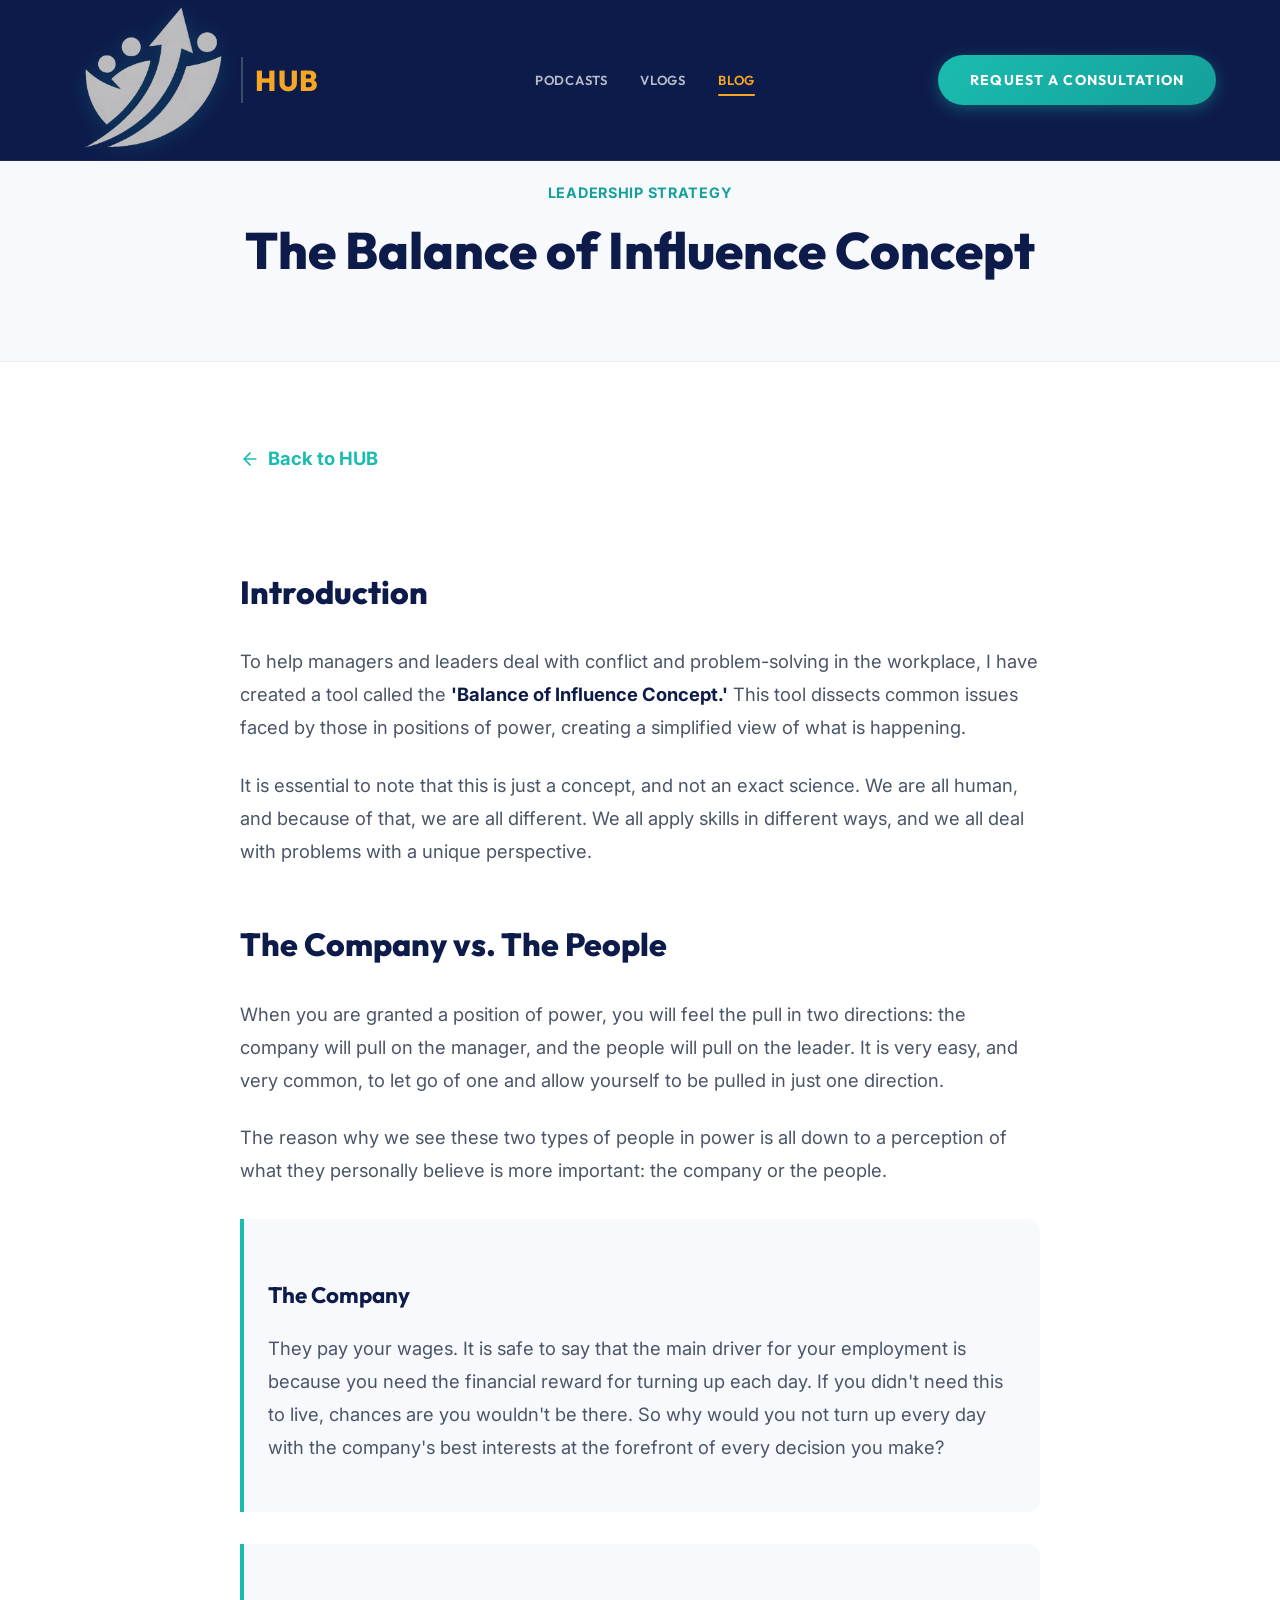
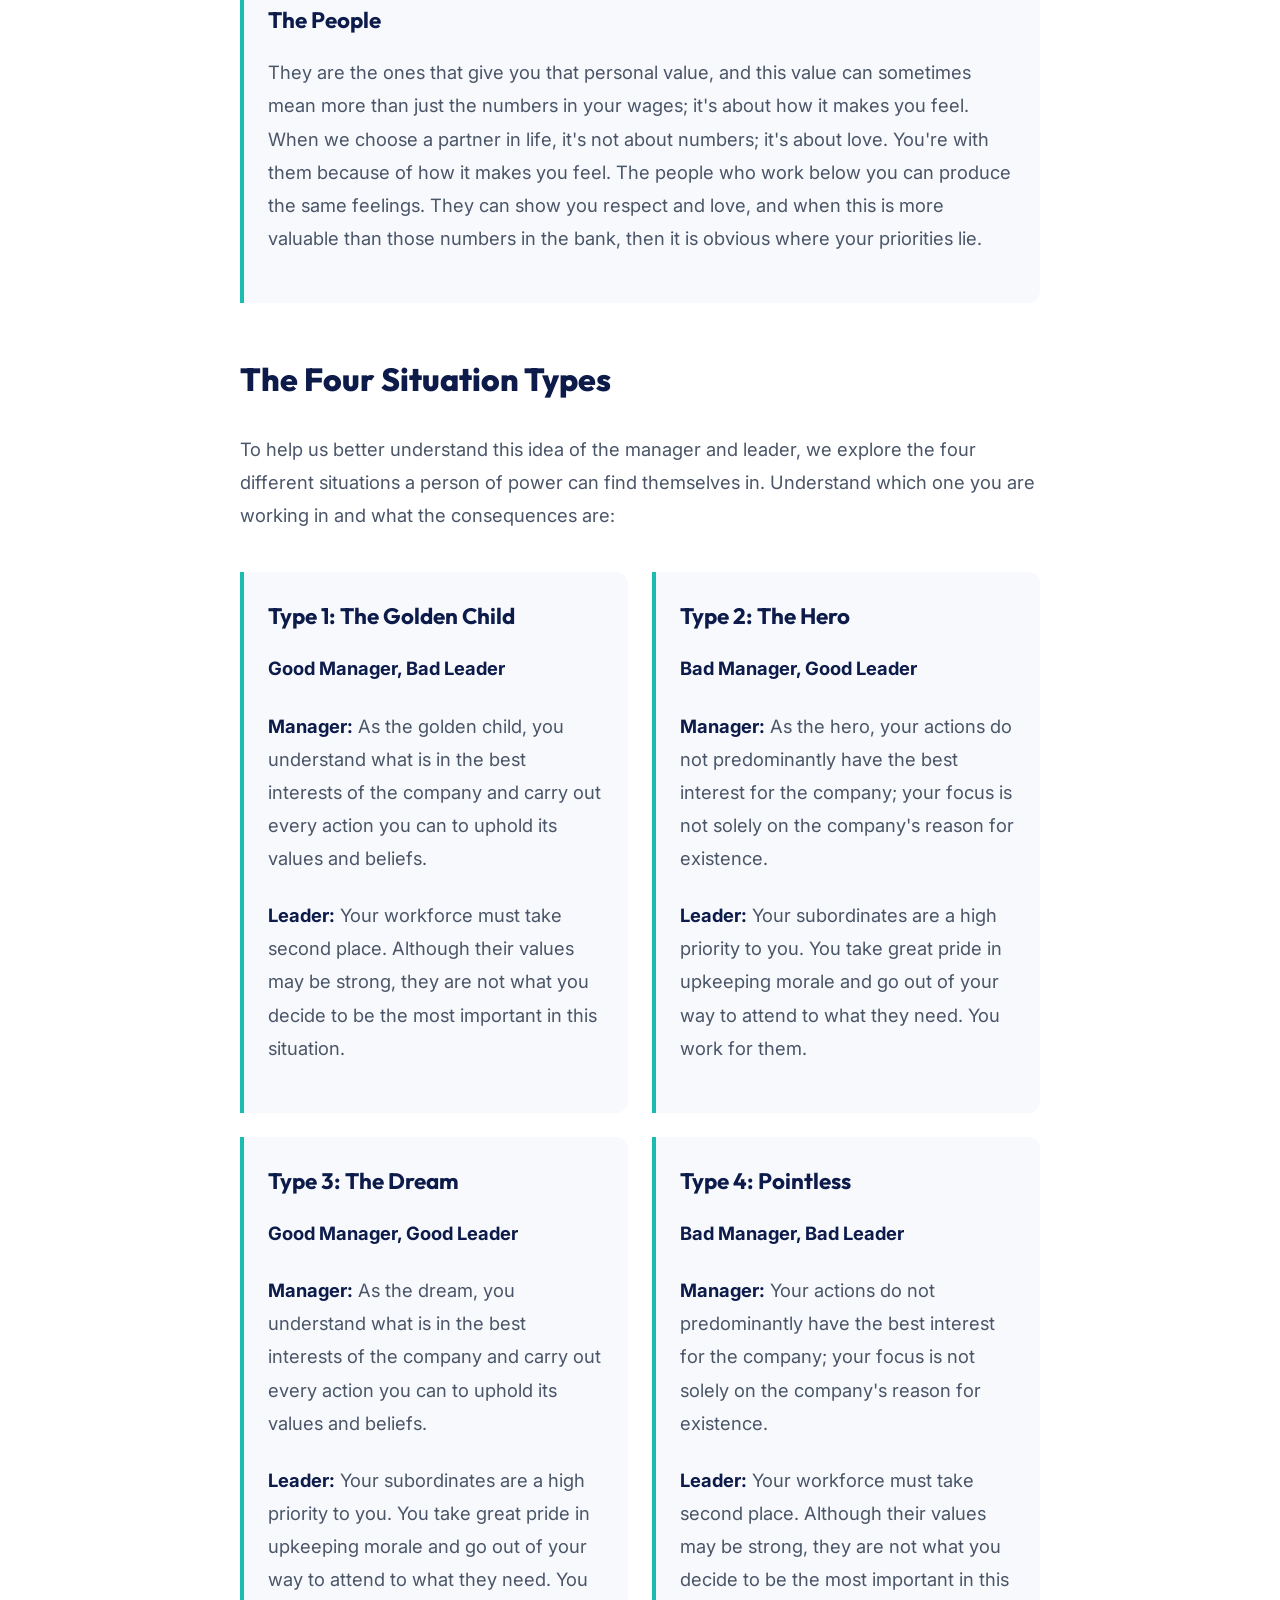
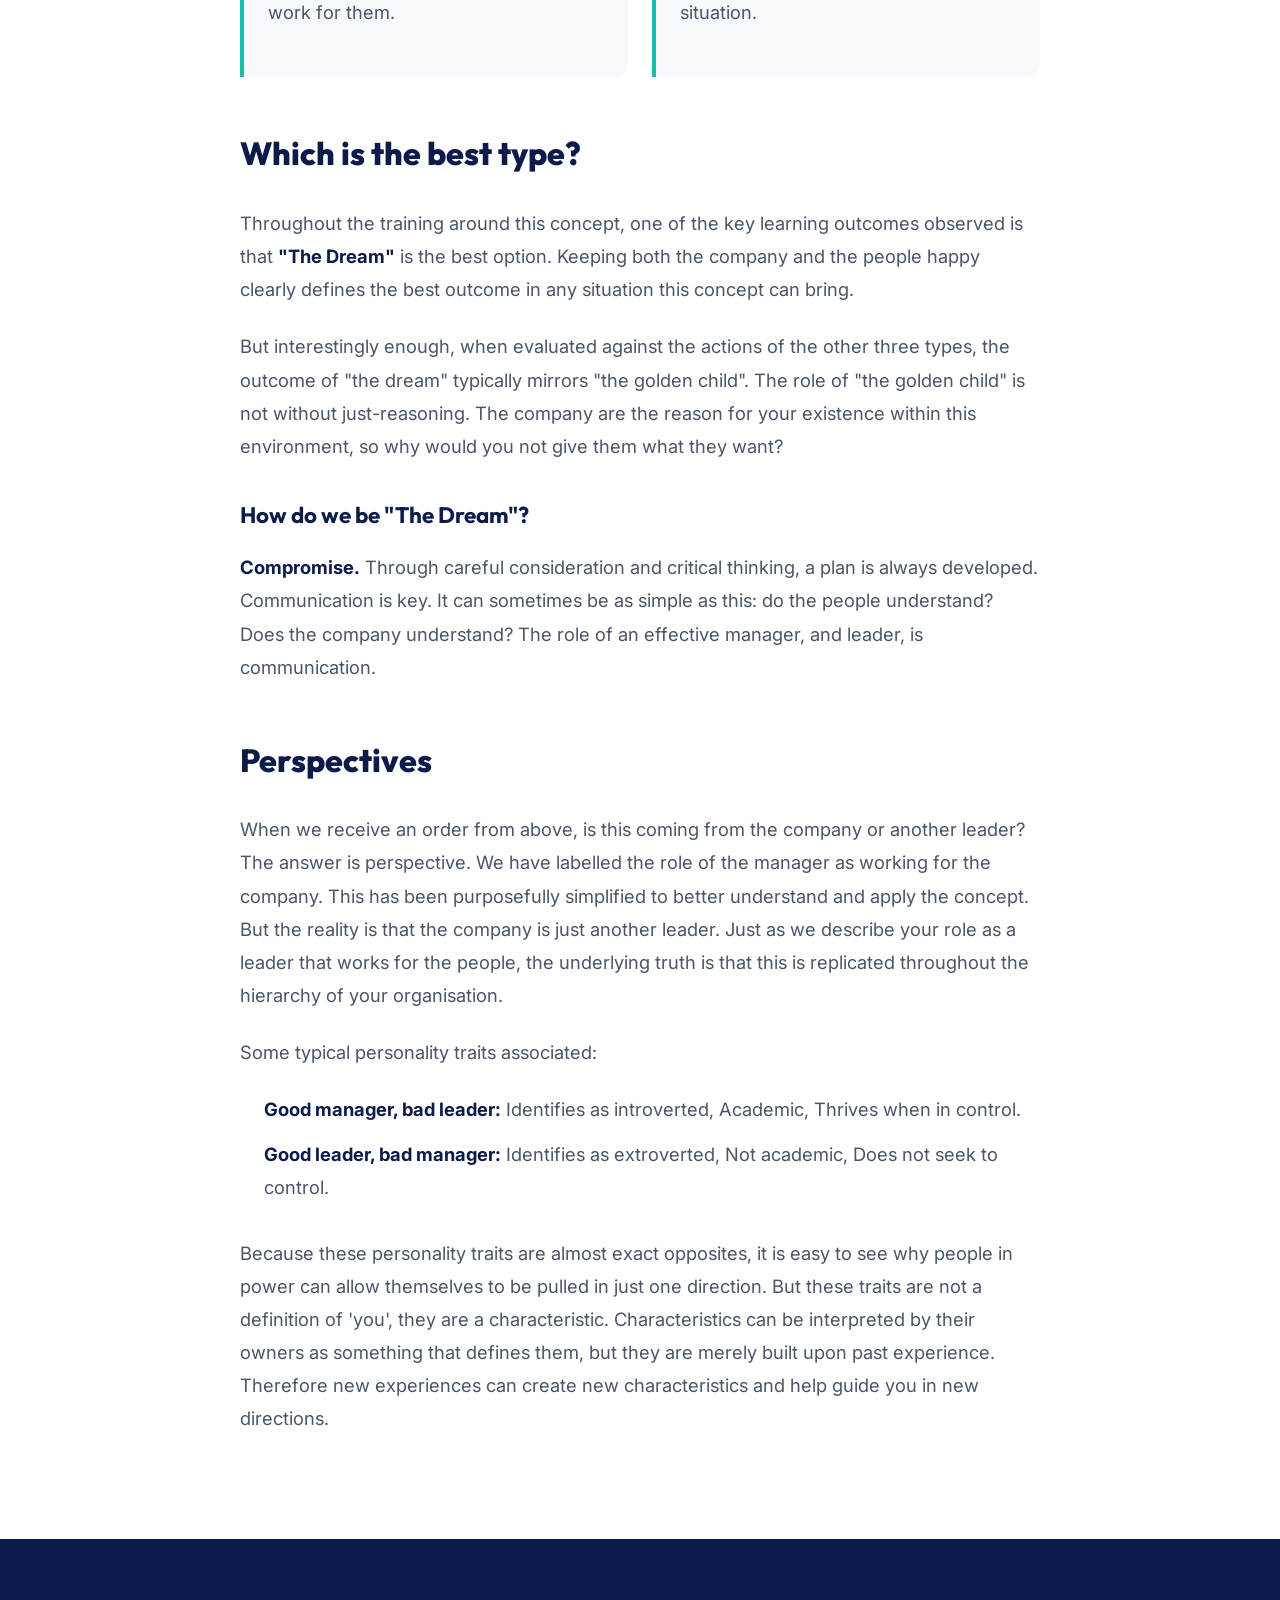
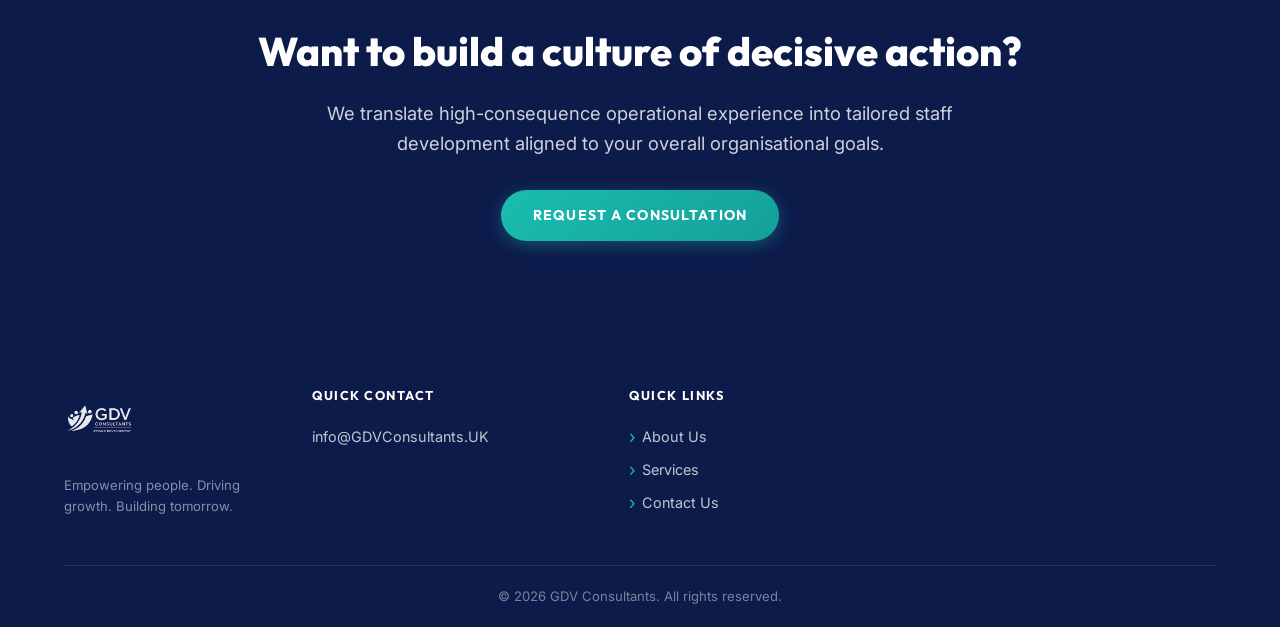
<file: blog-leadership.html>
<!DOCTYPE html>
<html lang="en">
<head>
  <meta charset="UTF-8" />
  <meta name="viewport" content="width=device-width, initial-scale=1.0" />
  <meta name="description" content="A framework to help managers and leaders deal with conflict and problem-solving by dissecting the dynamics of power." />
  <title>The Balance of Influence Concept | GDV Consultants Blog</title>
  
  <link rel="icon" type="image/png" href="images/favicon.PNG" />
  <link rel="shortcut icon" type="image/png" href="images/favicon.PNG" />
  <link rel="apple-touch-icon" href="images/favicon.PNG" />
  
  <link rel="stylesheet" href="style.css" />
  <link rel="preconnect" href="https://fonts.googleapis.com" />
  <link rel="preconnect" href="https://fonts.gstatic.com" crossorigin />
  <link href="https://fonts.googleapis.com/css2?family=Inter:wght@400;500;600&family=Outfit:wght@400;700;800&display=swap" rel="stylesheet" />

  <style>
    .blog-hero {
      padding: 180px 0 80px;
      background: var(--off-white);
      text-align: center;
      position: relative;
      border-bottom: 1px solid rgba(0,0,0,0.05);
    }
    
    .blog-tag {
      font-size: 0.9rem;
      font-weight: 700;
      color: var(--teal-dark);
      letter-spacing: 0.05em;
      text-transform: uppercase;
      margin-bottom: 16px;
      display: inline-block;
    }

    .blog-hero-title {
      font-family: var(--font-display);
      font-size: clamp(2rem, 4vw, 3.5rem);
      font-weight: 800;
      color: var(--navy);
      line-height: 1.2;
      max-width: 900px;
      margin: 0 auto;
    }

    .blog-content {
      padding: 80px 0;
      background: var(--white);
    }

    .blog-article {
      max-width: 800px;
      margin: 0 auto;
      font-family: var(--font-body);
      font-size: 1.15rem;
      line-height: 1.8;
      color: var(--text-body);
    }

    .blog-article h2 {
      font-family: var(--font-display);
      font-size: 2rem;
      font-weight: 800;
      color: var(--navy);
      margin: 48px 0 24px;
    }

    .blog-article h3 {
      font-family: var(--font-display);
      font-size: 1.4rem;
      font-weight: 700;
      color: var(--navy);
      margin: 32px 0 16px;
    }

    .blog-article p {
      margin-bottom: 24px;
    }

    .blog-article ul {
      margin-bottom: 32px;
      padding-left: 24px;
    }

    .blog-article li {
      margin-bottom: 12px;
    }
    
    .blog-article strong {
      color: var(--navy);
    }
    
    .blog-article .highlight-box {
      background: var(--off-white);
      border-left: 4px solid var(--teal);
      padding: 24px;
      margin: 32px 0;
      border-radius: 0 var(--radius-md) var(--radius-md) 0;
    }
    
    .blog-back {
      display: inline-flex;
      align-items: center;
      gap: 8px;
      color: var(--teal);
      font-weight: 700;
      text-decoration: none;
      margin-bottom: 40px;
      transition: color var(--transition);
    }
    
    .blog-back:hover {
      color: var(--teal-dark);
    }

    .grid-types {
      display: grid;
      grid-template-columns: 1fr 1fr;
      gap: 24px;
      margin: 40px 0;
    }

    @media (max-width: 768px) {
      .grid-types {
        grid-template-columns: 1fr;
      }
    }

    
    
    /* Custom Header overrides for HUB */
    #main-header {
      background: var(--navy) !important;
      border-bottom: 1px solid rgba(255,255,255,0.05) !important;
    }
    #main-header.scrolled {
      box-shadow: 0 4px 24px rgba(0,0,0,0.3) !important;
    }
    .nav-links a {
      color: rgba(255,255,255,0.7) !important;
    }
    .nav-links a:hover {
      color: var(--white) !important;
      background: transparent !important;
    }
    .nav-links a.active {
      color: var(--amber) !important;
      background: transparent !important;
      position: relative;
    }
    .nav-links a.active::after {
      content: '';
      position: absolute;
      bottom: 0;
      left: 14px;
      right: 14px;
      height: 2px;
      background: var(--amber);
    }
    .nav-hamburger span {
      background: var(--white) !important;
    }
    @media (max-width: 768px) {
      .nav-menu-group.open {
        background: var(--navy) !important;
        border-top: 1px solid rgba(255,255,255,0.1) !important;
      }
      .blog-hero { padding: 120px 20px 60px !important; }
      .blog-content { padding: 40px 20px !important; }
      .blog-article h2 { font-size: 1.5rem !important; margin: 32px 0 16px !important; }
      .hub-grid { grid-template-columns: 1fr !important; }
      .hub-row-header { flex-direction: column !important; align-items: flex-start !important; gap: 8px !important; }
    }
</style>
</head>
<body>

  <!-- HEADER -->
  <header id="main-header" role="banner" class="scrolled">
    <div class="container">
      <nav class="nav-inner" aria-label="Main navigation">
        <a href="index.html" class="nav-logo" aria-label="GDV Consultants Home" style="display:flex; align-items:center; gap: 12px; text-decoration: none;">
          <div class="nav-logo-img-wrap">
            <img src="images/gdv_hub_logo.png" alt="GDV Consultants" width="120" height="76" style="object-fit: contain;" />
          </div>
          <span style="color: var(--amber); font-family: var(--font-display); font-weight: 800; font-size: 1.8rem; letter-spacing: 0.05em; padding-left: 12px; border-left: 2px solid rgba(255,255,255,0.2);">HUB</span>
        </a>
        <div class="nav-menu-group" id="nav-menu-group">
          <ul class="nav-links" id="nav-links" role="list">
            <li><a href="hub.html#podcasts">Podcasts</a></li>
            <li><a href="hub.html#vlogs">Vlogs</a></li>
            <li><a href="hub.html#blog" class="active">Blog</a></li>
          </ul>
          <div class="nav-cta" id="nav-cta-wrap">
            <a href="index.html?contact=true" id="nav-cta-btn" class="btn btn-teal">Request a consultation</a>
          </div>
        </div>
        <button class="nav-hamburger" id="nav-hamburger" aria-label="Open menu" aria-expanded="false" aria-controls="nav-links">
          <span></span><span></span><span></span>
        </button>
      </nav>
    </div>
  </header>

  <!-- BLOG HERO -->
  <section class="blog-hero">
    <div class="container">
      <span class="blog-tag">LEADERSHIP STRATEGY</span>
      <h1 class="blog-hero-title">The Balance of Influence Concept</h1>
    </div>
  </section>

  <!-- BLOG CONTENT -->
  <section class="blog-content">
    <div class="container">
      <div class="blog-article">
        <a href="hub.html#blog" class="blog-back">
          <svg viewBox="0 0 24 24" width="20" height="20" fill="none" stroke="currentColor" stroke-width="2" stroke-linecap="round" stroke-linejoin="round"><path d="M19 12H5M12 19l-7-7 7-7"/></svg>
          Back to HUB
        </a>

        <h2>Introduction</h2>
        <p>To help managers and leaders deal with conflict and problem-solving in the workplace, I have created a tool called the <strong>'Balance of Influence Concept.'</strong> This tool dissects common issues faced by those in positions of power, creating a simplified view of what is happening.</p>
        <p>It is essential to note that this is just a concept, and not an exact science. We are all human, and because of that, we are all different. We all apply skills in different ways, and we all deal with problems with a unique perspective.</p>

        <h2>The Company vs. The People</h2>
        <p>When you are granted a position of power, you will feel the pull in two directions: the company will pull on the manager, and the people will pull on the leader. It is very easy, and very common, to let go of one and allow yourself to be pulled in just one direction.</p>
        <p>The reason why we see these two types of people in power is all down to a perception of what they personally believe is more important: the company or the people.</p>

        <div class="highlight-box">
          <h3>The Company</h3>
          <p>They pay your wages. It is safe to say that the main driver for your employment is because you need the financial reward for turning up each day. If you didn't need this to live, chances are you wouldn't be there. So why would you not turn up every day with the company's best interests at the forefront of every decision you make?</p>
        </div>

        <div class="highlight-box">
          <h3>The People</h3>
          <p>They are the ones that give you that personal value, and this value can sometimes mean more than just the numbers in your wages; it's about how it makes you feel. When we choose a partner in life, it's not about numbers; it's about love. You're with them because of how it makes you feel. The people who work below you can produce the same feelings. They can show you respect and love, and when this is more valuable than those numbers in the bank, then it is obvious where your priorities lie.</p>
        </div>

        <h2>The Four Situation Types</h2>
        <p>To help us better understand this idea of the manager and leader, we explore the four different situations a person of power can find themselves in. Understand which one you are working in and what the consequences are:</p>

        <div class="grid-types">
          <div class="highlight-box" style="margin: 0; display: flex; flex-direction: column; justify-content: center;">
            <h3 style="margin-top: 0;">Type 1: The Golden Child</h3>
            <p><strong>Good Manager, Bad Leader</strong></p>
            <p><strong>Manager:</strong> As the golden child, you understand what is in the best interests of the company and carry out every action you can to uphold its values and beliefs.</p>
            <p><strong>Leader:</strong> Your workforce must take second place. Although their values may be strong, they are not what you decide to be the most important in this situation.</p>
          </div>

          <div class="highlight-box" style="margin: 0; display: flex; flex-direction: column; justify-content: center;">
            <h3 style="margin-top: 0;">Type 2: The Hero</h3>
            <p><strong>Bad Manager, Good Leader</strong></p>
            <p><strong>Manager:</strong> As the hero, your actions do not predominantly have the best interest for the company; your focus is not solely on the company's reason for existence.</p>
            <p><strong>Leader:</strong> Your subordinates are a high priority to you. You take great pride in upkeeping morale and go out of your way to attend to what they need. You work for them.</p>
          </div>

          <div class="highlight-box" style="margin: 0; display: flex; flex-direction: column; justify-content: center;">
            <h3 style="margin-top: 0;">Type 3: The Dream</h3>
            <p><strong>Good Manager, Good Leader</strong></p>
            <p><strong>Manager:</strong> As the dream, you understand what is in the best interests of the company and carry out every action you can to uphold its values and beliefs.</p>
            <p><strong>Leader:</strong> Your subordinates are a high priority to you. You take great pride in upkeeping morale and go out of your way to attend to what they need. You work for them.</p>
          </div>

          <div class="highlight-box" style="margin: 0; display: flex; flex-direction: column; justify-content: center;">
            <h3 style="margin-top: 0;">Type 4: Pointless</h3>
            <p><strong>Bad Manager, Bad Leader</strong></p>
            <p><strong>Manager:</strong> Your actions do not predominantly have the best interest for the company; your focus is not solely on the company's reason for existence.</p>
            <p><strong>Leader:</strong> Your workforce must take second place. Although their values may be strong, they are not what you decide to be the most important in this situation.</p>
          </div>
        </div>

        <h2>Which is the best type?</h2>
        <p>Throughout the training around this concept, one of the key learning outcomes observed is that <strong>"The Dream"</strong> is the best option. Keeping both the company and the people happy clearly defines the best outcome in any situation this concept can bring.</p>
        <p>But interestingly enough, when evaluated against the actions of the other three types, the outcome of "the dream" typically mirrors "the golden child". The role of "the golden child" is not without just-reasoning. The company are the reason for your existence within this environment, so why would you not give them what they want?</p>

        <h3>How do we be "The Dream"?</h3>
        <p><strong>Compromise.</strong> Through careful consideration and critical thinking, a plan is always developed. Communication is key. It can sometimes be as simple as this: do the people understand? Does the company understand? The role of an effective manager, and leader, is communication.</p>

        <h2>Perspectives</h2>
        <p>When we receive an order from above, is this coming from the company or another leader? The answer is perspective. We have labelled the role of the manager as working for the company. This has been purposefully simplified to better understand and apply the concept. But the reality is that the company is just another leader. Just as we describe your role as a leader that works for the people, the underlying truth is that this is replicated throughout the hierarchy of your organisation.</p>

        <p>Some typical personality traits associated:</p>
        <ul>
          <li><strong>Good manager, bad leader:</strong> Identifies as introverted, Academic, Thrives when in control.</li>
          <li><strong>Good leader, bad manager:</strong> Identifies as extroverted, Not academic, Does not seek to control.</li>
        </ul>
        <p>Because these personality traits are almost exact opposites, it is easy to see why people in power can allow themselves to be pulled in just one direction. But these traits are not a definition of 'you', they are a characteristic. Characteristics can be interpreted by their owners as something that defines them, but they are merely built upon past experience. Therefore new experiences can create new characteristics and help guide you in new directions.</p>
      </div>
    </div>
  </section>

  <!-- BOTTOM CTA -->
  <section class="hub-cta" style="background: var(--navy); padding: 80px 0; text-align: center; color: var(--white);">
    <div class="container">
      <h2 style="font-family: var(--font-display); font-size: 2.5rem; margin-bottom: 16px; font-weight: 800;">Want to build a culture of decisive action?</h2>
      <p style="font-size: 1.15rem; max-width: 700px; margin: 0 auto 32px; line-height: 1.6; color: rgba(255,255,255,0.8);">We translate high-consequence operational experience into tailored staff development aligned to your overall organisational goals.</p>
      <a href="index.html?contact=true" class="btn btn-teal">REQUEST A CONSULTATION</a>
    </div>
  </section>

  <!-- FOOTER -->
  <footer id="main-footer" role="contentinfo">
    <div class="container">
      <div class="footer-inner">
        <div class="footer-logo-col">
          <div class="footer-logo-wrap">
            <img src="images/Logo.PNG" alt="GDV Consultants" width="180" height="72" class="footer-logo-img" />
          </div>
          <p style="font-size:0.82rem;color:rgba(255,255,255,0.5);max-width:200px;line-height:1.6;margin-top:4px;">
            Empowering people. Driving growth. Building tomorrow.
          </p>
        </div>
        <div class="footer-col" role="group">
          <div class="footer-col-title">Quick Contact</div>
          
          <div class="footer-contact-item">
            <a href="mailto:info@GDVConsultants.UK" style="color:rgba(255,255,255,0.75);">info@GDVConsultants.UK</a>
          </div>
        </div>
        <div class="footer-col" role="navigation">
          <div class="footer-col-title">Quick Links</div>
          <ul class="footer-links">
            <li><a href="index.html#who-we-are">About Us</a></li>
            <li><a href="index.html#pillars">Services</a></li>
            <li><a href="index.html?contact=true">Contact Us</a></li>
          </ul>
        </div>
      </div>
      <div class="footer-bottom">
        <p>&copy; <span id="footer-year"></span> GDV Consultants. All rights reserved.</p>
      </div>
    </div>
  </footer>

  <script>
    document.getElementById('footer-year').textContent = new Date().getFullYear();
    const header = document.getElementById('main-header');
    window.addEventListener('scroll', () => {
      header.classList.toggle('scrolled', window.scrollY > 20);
    }, { passive: true });
    
    // Mobile menu toggle
    const hamburger = document.getElementById('nav-hamburger');
    const navMenu    = document.getElementById('nav-menu-group');
    if (hamburger) {
      hamburger.addEventListener('click', () => {
        const open = navMenu.classList.toggle('open');
        hamburger.setAttribute('aria-expanded', open ? 'true' : 'false');
      });
    }

    // Intersection Observer for fade animations
    const fadeEls = document.querySelectorAll('.fade-up');
    const observer = new IntersectionObserver((entries) => {
      entries.forEach(entry => {
        if (entry.isIntersecting) {
          entry.target.classList.add('visible');
          observer.unobserve(entry.target);
        }
      });
    }, { threshold: 0.1 });
    fadeEls.forEach(el => observer.observe(el));
  </script>
</body>
</html>
</file>
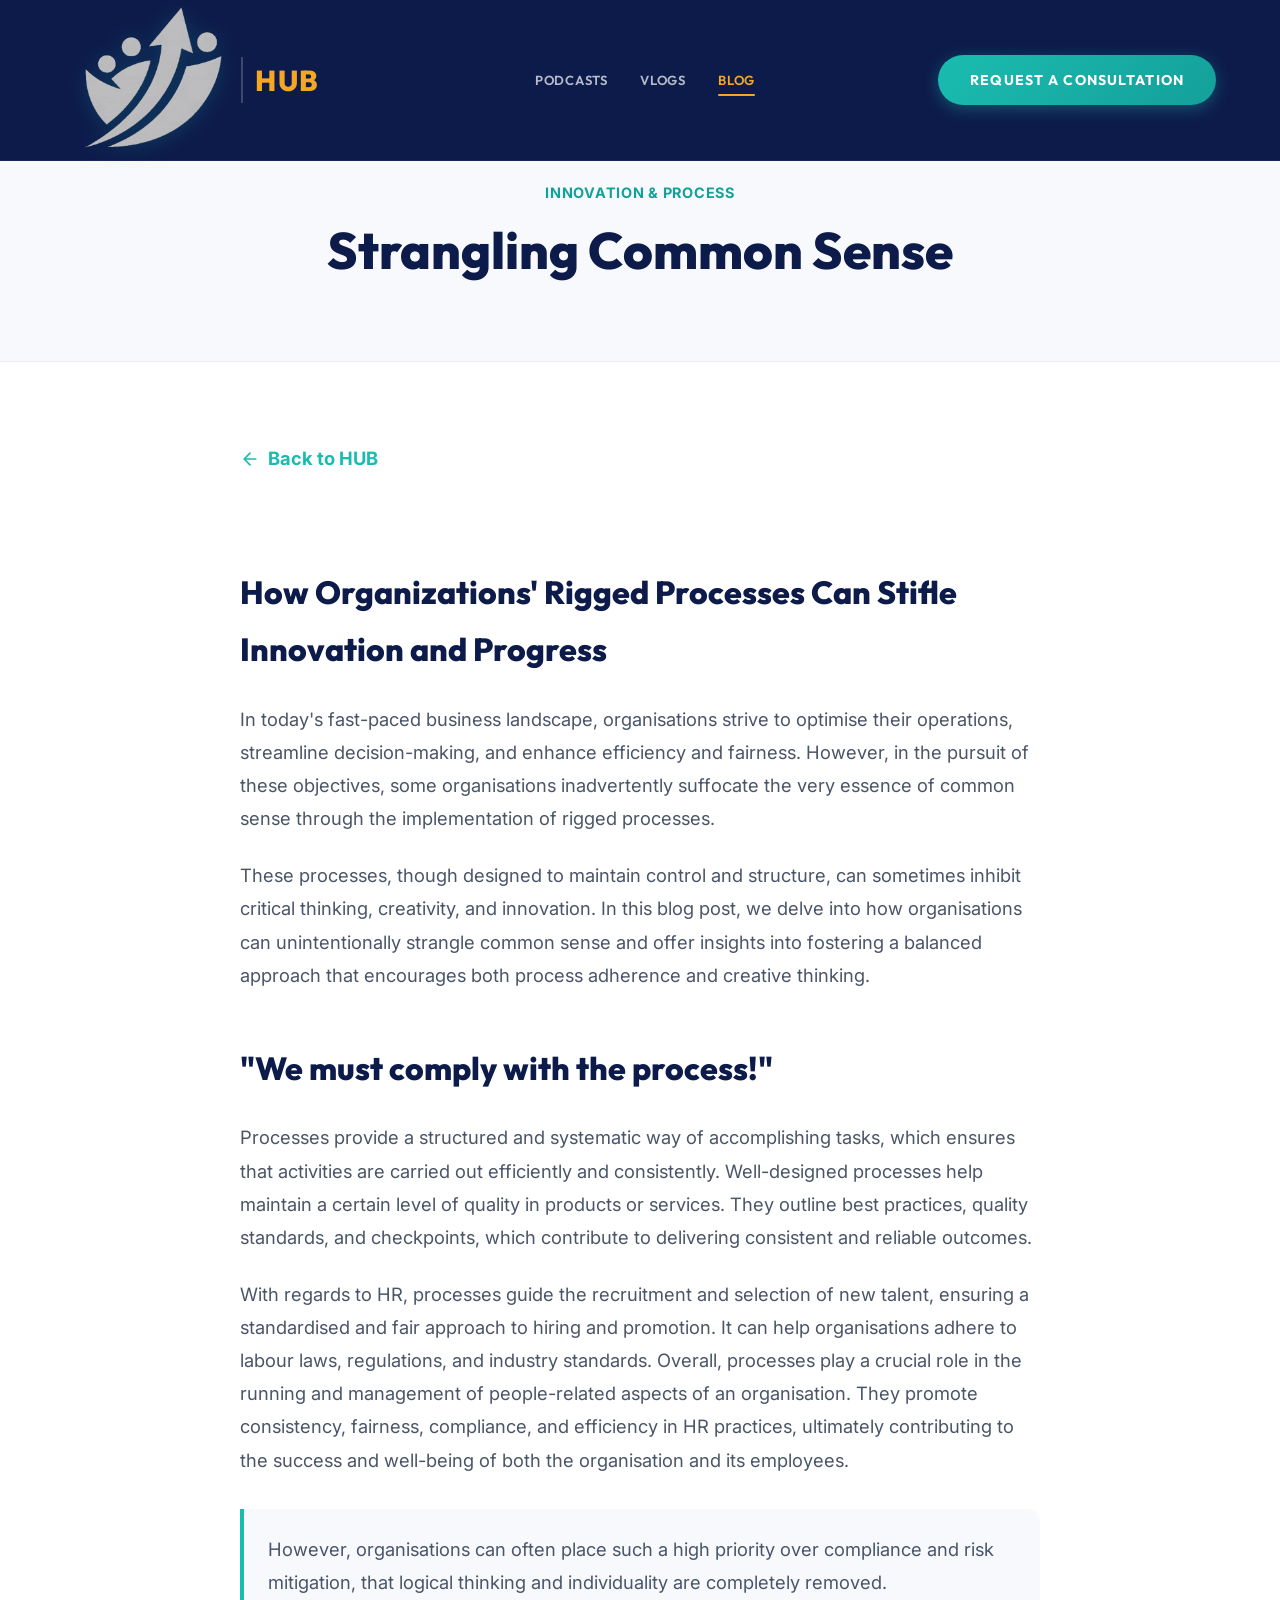
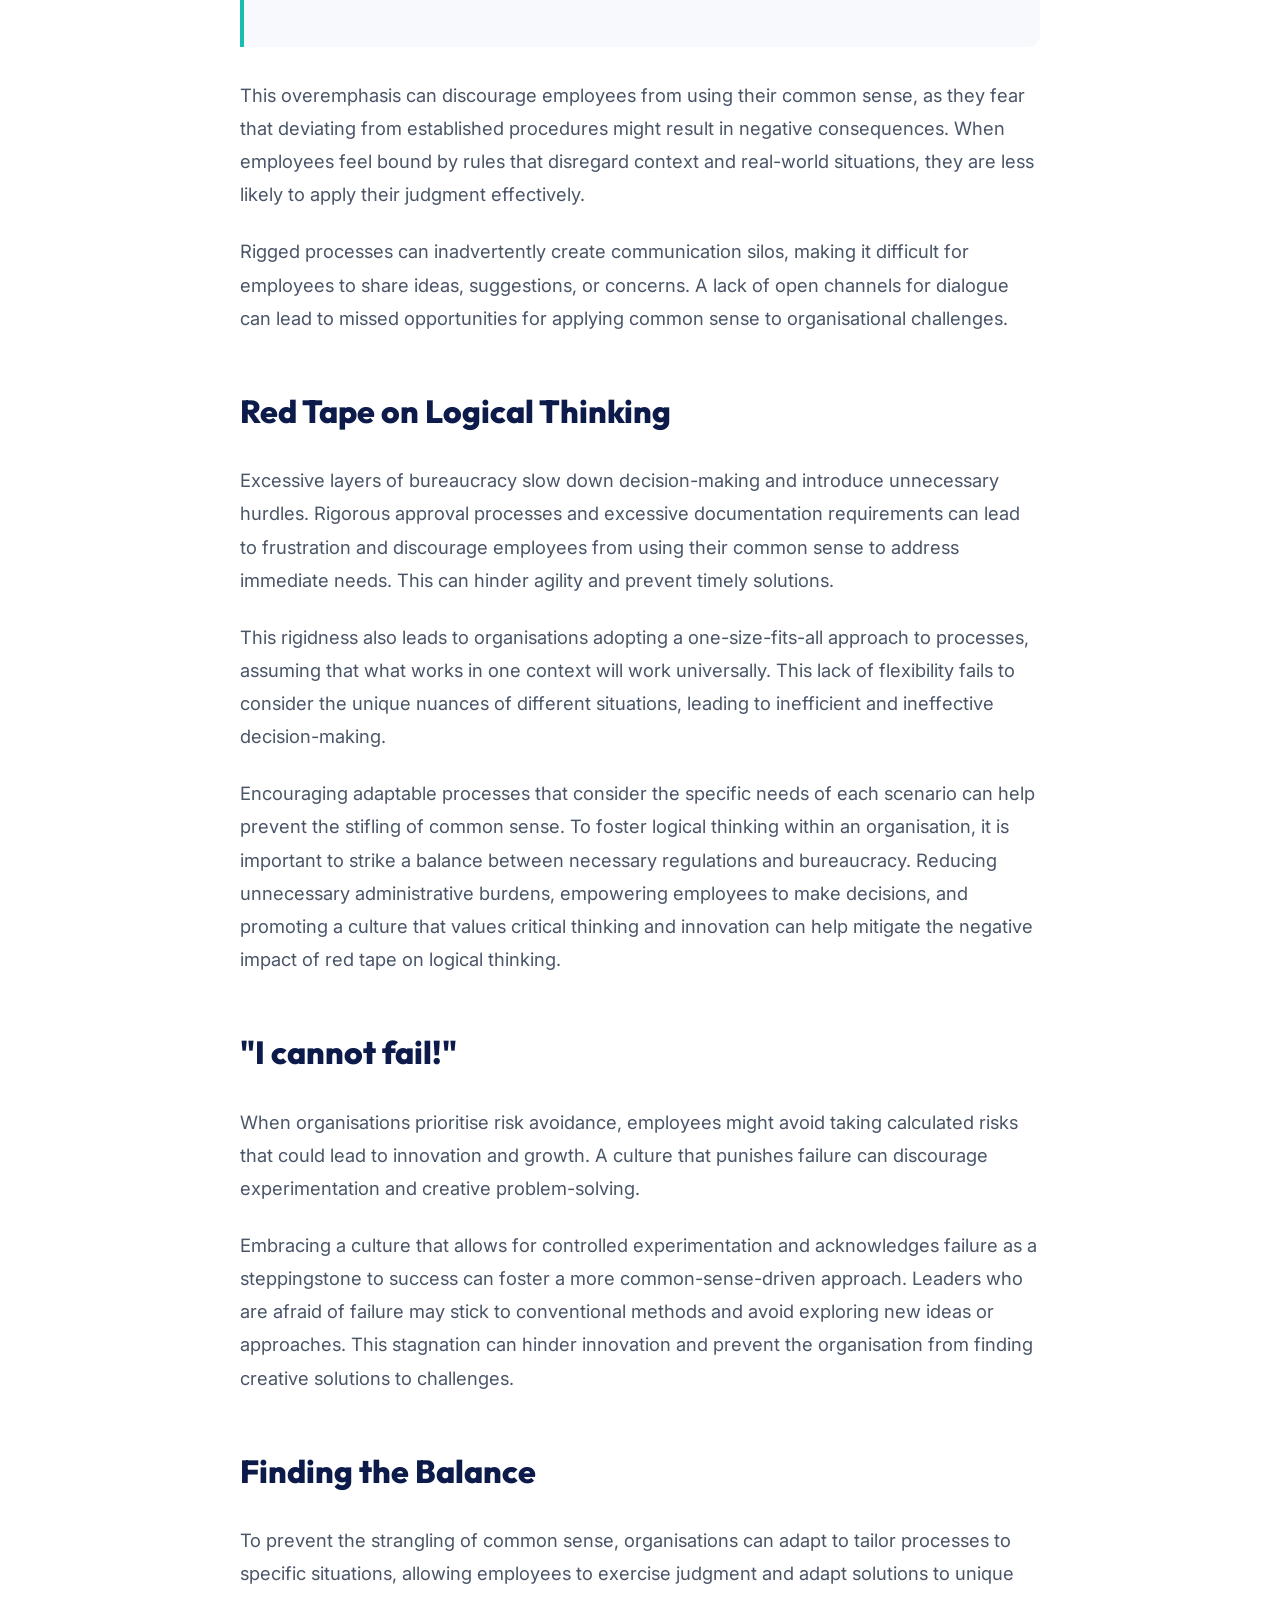
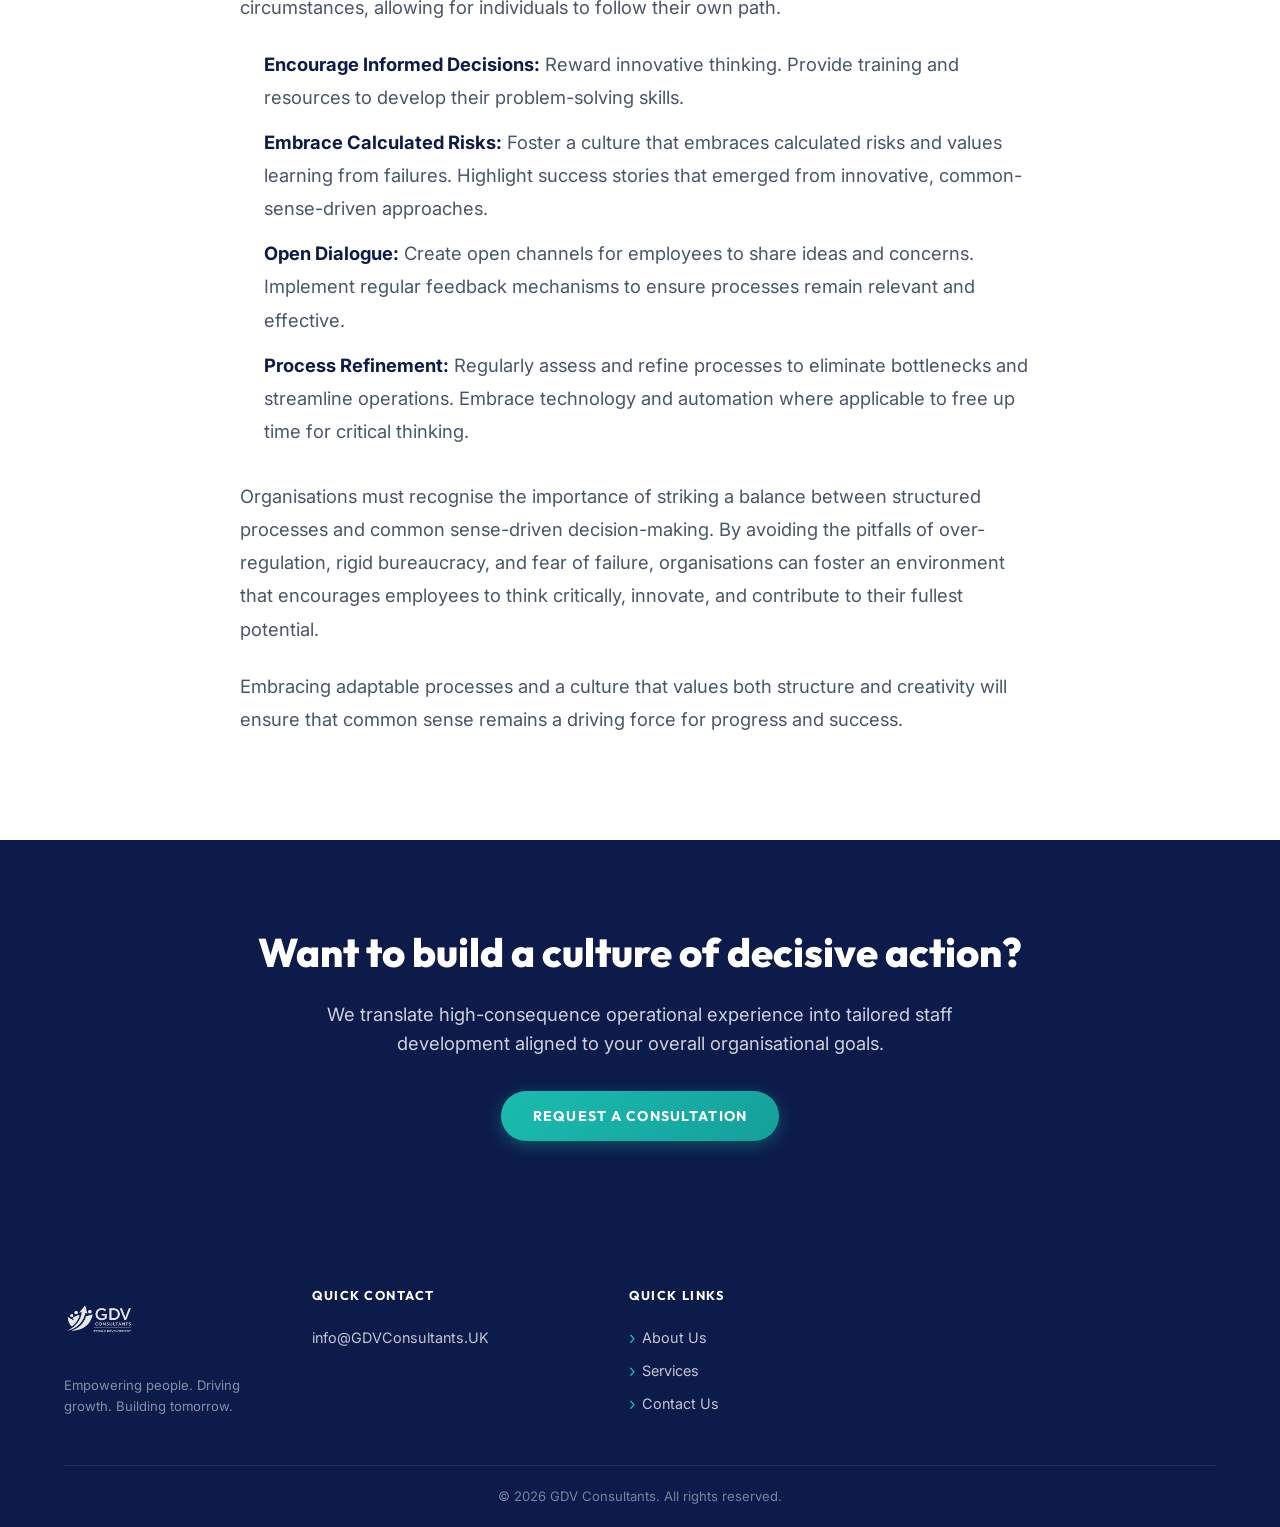
<file: blog-strangling-common-sense.html>
<!DOCTYPE html>
<html lang="en">
<head>
  <meta charset="UTF-8" />
  <meta name="viewport" content="width=device-width, initial-scale=1.0" />
  <meta name="description" content="How rigged organizational processes and extreme compliance can inadvertently suffocate critical thinking and stifle innovation." />
  <title>Strangling Common Sense | GDV Consultants Blog</title>
  
  <link rel="icon" type="image/png" href="images/favicon.PNG" />
  <link rel="shortcut icon" type="image/png" href="images/favicon.PNG" />
  <link rel="apple-touch-icon" href="images/favicon.PNG" />
  
  <link rel="stylesheet" href="style.css" />
  <link rel="preconnect" href="https://fonts.googleapis.com" />
  <link rel="preconnect" href="https://fonts.gstatic.com" crossorigin />
  <link href="https://fonts.googleapis.com/css2?family=Inter:wght@400;500;600&family=Outfit:wght@400;700;800&display=swap" rel="stylesheet" />

  <style>
    .blog-hero {
      padding: 180px 0 80px;
      background: var(--off-white);
      text-align: center;
      position: relative;
      border-bottom: 1px solid rgba(0,0,0,0.05);
    }
    
    .blog-tag {
      font-size: 0.9rem;
      font-weight: 700;
      color: var(--teal-dark);
      letter-spacing: 0.05em;
      text-transform: uppercase;
      margin-bottom: 16px;
      display: inline-block;
    }

    .blog-hero-title {
      font-family: var(--font-display);
      font-size: clamp(2rem, 4vw, 3.5rem);
      font-weight: 800;
      color: var(--navy);
      line-height: 1.2;
      max-width: 900px;
      margin: 0 auto;
    }

    .blog-content {
      padding: 80px 0;
      background: var(--white);
    }

    .blog-article {
      max-width: 800px;
      margin: 0 auto;
      font-family: var(--font-body);
      font-size: 1.15rem;
      line-height: 1.8;
      color: var(--text-body);
    }

    .blog-article h2 {
      font-family: var(--font-display);
      font-size: 2rem;
      font-weight: 800;
      color: var(--navy);
      margin: 48px 0 24px;
    }

    .blog-article h3 {
      font-family: var(--font-display);
      font-size: 1.4rem;
      font-weight: 700;
      color: var(--navy);
      margin: 32px 0 16px;
    }

    .blog-article p {
      margin-bottom: 24px;
    }

    .blog-article ul, .blog-article ol {
      margin-bottom: 32px;
      padding-left: 24px;
    }

    .blog-article li {
      margin-bottom: 12px;
    }
    
    .blog-article strong {
      color: var(--navy);
    }
    
    .blog-article .highlight-box {
      background: var(--off-white);
      border-left: 4px solid var(--teal);
      padding: 24px;
      margin: 32px 0;
      border-radius: 0 var(--radius-md) var(--radius-md) 0;
    }
    
    .blog-back {
      display: inline-flex;
      align-items: center;
      gap: 8px;
      color: var(--teal);
      font-weight: 700;
      text-decoration: none;
      margin-bottom: 40px;
      transition: color var(--transition);
    }
    
    .blog-back:hover {
      color: var(--teal-dark);
    }

    
    
    /* Custom Header overrides for HUB */
    #main-header {
      background: var(--navy) !important;
      border-bottom: 1px solid rgba(255,255,255,0.05) !important;
    }
    #main-header.scrolled {
      box-shadow: 0 4px 24px rgba(0,0,0,0.3) !important;
    }
    .nav-links a {
      color: rgba(255,255,255,0.7) !important;
    }
    .nav-links a:hover {
      color: var(--white) !important;
      background: transparent !important;
    }
    .nav-links a.active {
      color: var(--amber) !important;
      background: transparent !important;
      position: relative;
    }
    .nav-links a.active::after {
      content: '';
      position: absolute;
      bottom: 0;
      left: 14px;
      right: 14px;
      height: 2px;
      background: var(--amber);
    }
    .nav-hamburger span {
      background: var(--white) !important;
    }
    @media (max-width: 768px) {
      .nav-menu-group.open {
        background: var(--navy) !important;
        border-top: 1px solid rgba(255,255,255,0.1) !important;
      }
      .blog-hero { padding: 120px 20px 60px !important; }
      .blog-content { padding: 40px 20px !important; }
      .blog-article h2 { font-size: 1.5rem !important; margin: 32px 0 16px !important; }
      .hub-grid { grid-template-columns: 1fr !important; }
      .hub-row-header { flex-direction: column !important; align-items: flex-start !important; gap: 8px !important; }
    }
</style>
</head>
<body>

  <!-- HEADER -->
  <header id="main-header" role="banner" class="scrolled">
    <div class="container">
      <nav class="nav-inner" aria-label="Main navigation">
        <a href="index.html" class="nav-logo" aria-label="GDV Consultants Home" style="display:flex; align-items:center; gap: 12px; text-decoration: none;">
          <div class="nav-logo-img-wrap">
            <img src="images/gdv_hub_logo.png" alt="GDV Consultants" width="120" height="76" style="object-fit: contain;" />
          </div>
          <span style="color: var(--amber); font-family: var(--font-display); font-weight: 800; font-size: 1.8rem; letter-spacing: 0.05em; padding-left: 12px; border-left: 2px solid rgba(255,255,255,0.2);">HUB</span>
        </a>
        <div class="nav-menu-group" id="nav-menu-group">
          <ul class="nav-links" id="nav-links" role="list">
            <li><a href="hub.html#podcasts">Podcasts</a></li>
            <li><a href="hub.html#vlogs">Vlogs</a></li>
            <li><a href="hub.html#blog" class="active">Blog</a></li>
          </ul>
          <div class="nav-cta" id="nav-cta-wrap">
            <a href="index.html?contact=true" id="nav-cta-btn" class="btn btn-teal">Request a consultation</a>
          </div>
        </div>
        <button class="nav-hamburger" id="nav-hamburger" aria-label="Open menu" aria-expanded="false" aria-controls="nav-links">
          <span></span><span></span><span></span>
        </button>
      </nav>
    </div>
  </header>

  <!-- BLOG HERO -->
  <section class="blog-hero">
    <div class="container">
      <span class="blog-tag">INNOVATION & PROCESS</span>
      <h1 class="blog-hero-title">Strangling Common Sense</h1>
    </div>
  </section>

  <!-- BLOG CONTENT -->
  <section class="blog-content">
    <div class="container">
      <div class="blog-article">
        <a href="hub.html#blog" class="blog-back">
          <svg viewBox="0 0 24 24" width="20" height="20" fill="none" stroke="currentColor" stroke-width="2" stroke-linecap="round" stroke-linejoin="round"><path d="M19 12H5M12 19l-7-7 7-7"/></svg>
          Back to HUB
        </a>

        <h2>How Organizations' Rigged Processes Can Stifle Innovation and Progress</h2>
        <p>In today's fast-paced business landscape, organisations strive to optimise their operations, streamline decision-making, and enhance efficiency and fairness. However, in the pursuit of these objectives, some organisations inadvertently suffocate the very essence of common sense through the implementation of rigged processes.</p>
        <p>These processes, though designed to maintain control and structure, can sometimes inhibit critical thinking, creativity, and innovation. In this blog post, we delve into how organisations can unintentionally strangle common sense and offer insights into fostering a balanced approach that encourages both process adherence and creative thinking.</p>

        <h2>"We must comply with the process!"</h2>
        <p>Processes provide a structured and systematic way of accomplishing tasks, which ensures that activities are carried out efficiently and consistently. Well-designed processes help maintain a certain level of quality in products or services. They outline best practices, quality standards, and checkpoints, which contribute to delivering consistent and reliable outcomes.</p>
        
        <p>With regards to HR, processes guide the recruitment and selection of new talent, ensuring a standardised and fair approach to hiring and promotion. It can help organisations adhere to labour laws, regulations, and industry standards. Overall, processes play a crucial role in the running and management of people-related aspects of an organisation. They promote consistency, fairness, compliance, and efficiency in HR practices, ultimately contributing to the success and well-being of both the organisation and its employees.</p>

        <div class="highlight-box">
          <p>However, organisations can often place such a high priority over compliance and risk mitigation, that logical thinking and individuality are completely removed.</p>
        </div>

        <p>This overemphasis can discourage employees from using their common sense, as they fear that deviating from established procedures might result in negative consequences. When employees feel bound by rules that disregard context and real-world situations, they are less likely to apply their judgment effectively.</p>
        <p>Rigged processes can inadvertently create communication silos, making it difficult for employees to share ideas, suggestions, or concerns. A lack of open channels for dialogue can lead to missed opportunities for applying common sense to organisational challenges.</p>

        <h2>Red Tape on Logical Thinking</h2>
        <p>Excessive layers of bureaucracy slow down decision-making and introduce unnecessary hurdles. Rigorous approval processes and excessive documentation requirements can lead to frustration and discourage employees from using their common sense to address immediate needs. This can hinder agility and prevent timely solutions.</p>
        
        <p>This rigidness also leads to organisations adopting a one-size-fits-all approach to processes, assuming that what works in one context will work universally. This lack of flexibility fails to consider the unique nuances of different situations, leading to inefficient and ineffective decision-making.</p>
        
        <p>Encouraging adaptable processes that consider the specific needs of each scenario can help prevent the stifling of common sense. To foster logical thinking within an organisation, it is important to strike a balance between necessary regulations and bureaucracy. Reducing unnecessary administrative burdens, empowering employees to make decisions, and promoting a culture that values critical thinking and innovation can help mitigate the negative impact of red tape on logical thinking.</p>

        <h2>"I cannot fail!"</h2>
        <p>When organisations prioritise risk avoidance, employees might avoid taking calculated risks that could lead to innovation and growth. A culture that punishes failure can discourage experimentation and creative problem-solving.</p>
        
        <p>Embracing a culture that allows for controlled experimentation and acknowledges failure as a steppingstone to success can foster a more common-sense-driven approach. Leaders who are afraid of failure may stick to conventional methods and avoid exploring new ideas or approaches. This stagnation can hinder innovation and prevent the organisation from finding creative solutions to challenges.</p>

        <h2>Finding the Balance</h2>
        <p>To prevent the strangling of common sense, organisations can adapt to tailor processes to specific situations, allowing employees to exercise judgment and adapt solutions to unique circumstances, allowing for individuals to follow their own path.</p>

        <ul>
          <li><strong>Encourage Informed Decisions:</strong> Reward innovative thinking. Provide training and resources to develop their problem-solving skills.</li>
          <li><strong>Embrace Calculated Risks:</strong> Foster a culture that embraces calculated risks and values learning from failures. Highlight success stories that emerged from innovative, common-sense-driven approaches.</li>
          <li><strong>Open Dialogue:</strong> Create open channels for employees to share ideas and concerns. Implement regular feedback mechanisms to ensure processes remain relevant and effective.</li>
          <li><strong>Process Refinement:</strong> Regularly assess and refine processes to eliminate bottlenecks and streamline operations. Embrace technology and automation where applicable to free up time for critical thinking.</li>
        </ul>

        <p>Organisations must recognise the importance of striking a balance between structured processes and common sense-driven decision-making. By avoiding the pitfalls of over-regulation, rigid bureaucracy, and fear of failure, organisations can foster an environment that encourages employees to think critically, innovate, and contribute to their fullest potential.</p>
        <p>Embracing adaptable processes and a culture that values both structure and creativity will ensure that common sense remains a driving force for progress and success.</p>
      </div>
    </div>
  </section>

  <!-- BOTTOM CTA -->
  <section class="hub-cta" style="background: var(--navy); padding: 80px 0; text-align: center; color: var(--white);">
    <div class="container">
      <h2 style="font-family: var(--font-display); font-size: 2.5rem; margin-bottom: 16px; font-weight: 800;">Want to build a culture of decisive action?</h2>
      <p style="font-size: 1.15rem; max-width: 700px; margin: 0 auto 32px; line-height: 1.6; color: rgba(255,255,255,0.8);">We translate high-consequence operational experience into tailored staff development aligned to your overall organisational goals.</p>
      <a href="index.html?contact=true" class="btn btn-teal">REQUEST A CONSULTATION</a>
    </div>
  </section>

  <!-- FOOTER -->
  <footer id="main-footer" role="contentinfo">
    <div class="container">
      <div class="footer-inner">
        <div class="footer-logo-col">
          <div class="footer-logo-wrap">
            <img src="images/Logo.PNG" alt="GDV Consultants" width="180" height="72" class="footer-logo-img" />
          </div>
          <p style="font-size:0.82rem;color:rgba(255,255,255,0.5);max-width:200px;line-height:1.6;margin-top:4px;">
            Empowering people. Driving growth. Building tomorrow.
          </p>
        </div>
        <div class="footer-col" role="group">
          <div class="footer-col-title">Quick Contact</div>
          
          <div class="footer-contact-item">
            <a href="mailto:info@GDVConsultants.UK" style="color:rgba(255,255,255,0.75);">info@GDVConsultants.UK</a>
          </div>
        </div>
        <div class="footer-col" role="navigation">
          <div class="footer-col-title">Quick Links</div>
          <ul class="footer-links">
            <li><a href="index.html#who-we-are">About Us</a></li>
            <li><a href="index.html#pillars">Services</a></li>
            <li><a href="index.html?contact=true">Contact Us</a></li>
          </ul>
        </div>
      </div>
      <div class="footer-bottom">
        <p>&copy; <span id="footer-year"></span> GDV Consultants. All rights reserved.</p>
      </div>
    </div>
  </footer>

  <script>
    document.getElementById('footer-year').textContent = new Date().getFullYear();
    const header = document.getElementById('main-header');
    window.addEventListener('scroll', () => {
      header.classList.toggle('scrolled', window.scrollY > 20);
    }, { passive: true });
    
    // Mobile menu toggle
    const hamburger = document.getElementById('nav-hamburger');
    const navMenu    = document.getElementById('nav-menu-group');
    if (hamburger) {
      hamburger.addEventListener('click', () => {
        const open = navMenu.classList.toggle('open');
        hamburger.setAttribute('aria-expanded', open ? 'true' : 'false');
      });
    }

    // Intersection Observer for fade animations
    const fadeEls = document.querySelectorAll('.fade-up');
    const observer = new IntersectionObserver((entries) => {
      entries.forEach(entry => {
        if (entry.isIntersecting) {
          entry.target.classList.add('visible');
          observer.unobserve(entry.target);
        }
      });
    }, { threshold: 0.1 });
    fadeEls.forEach(el => observer.observe(el));
  </script>
</body>
</html>
</file>
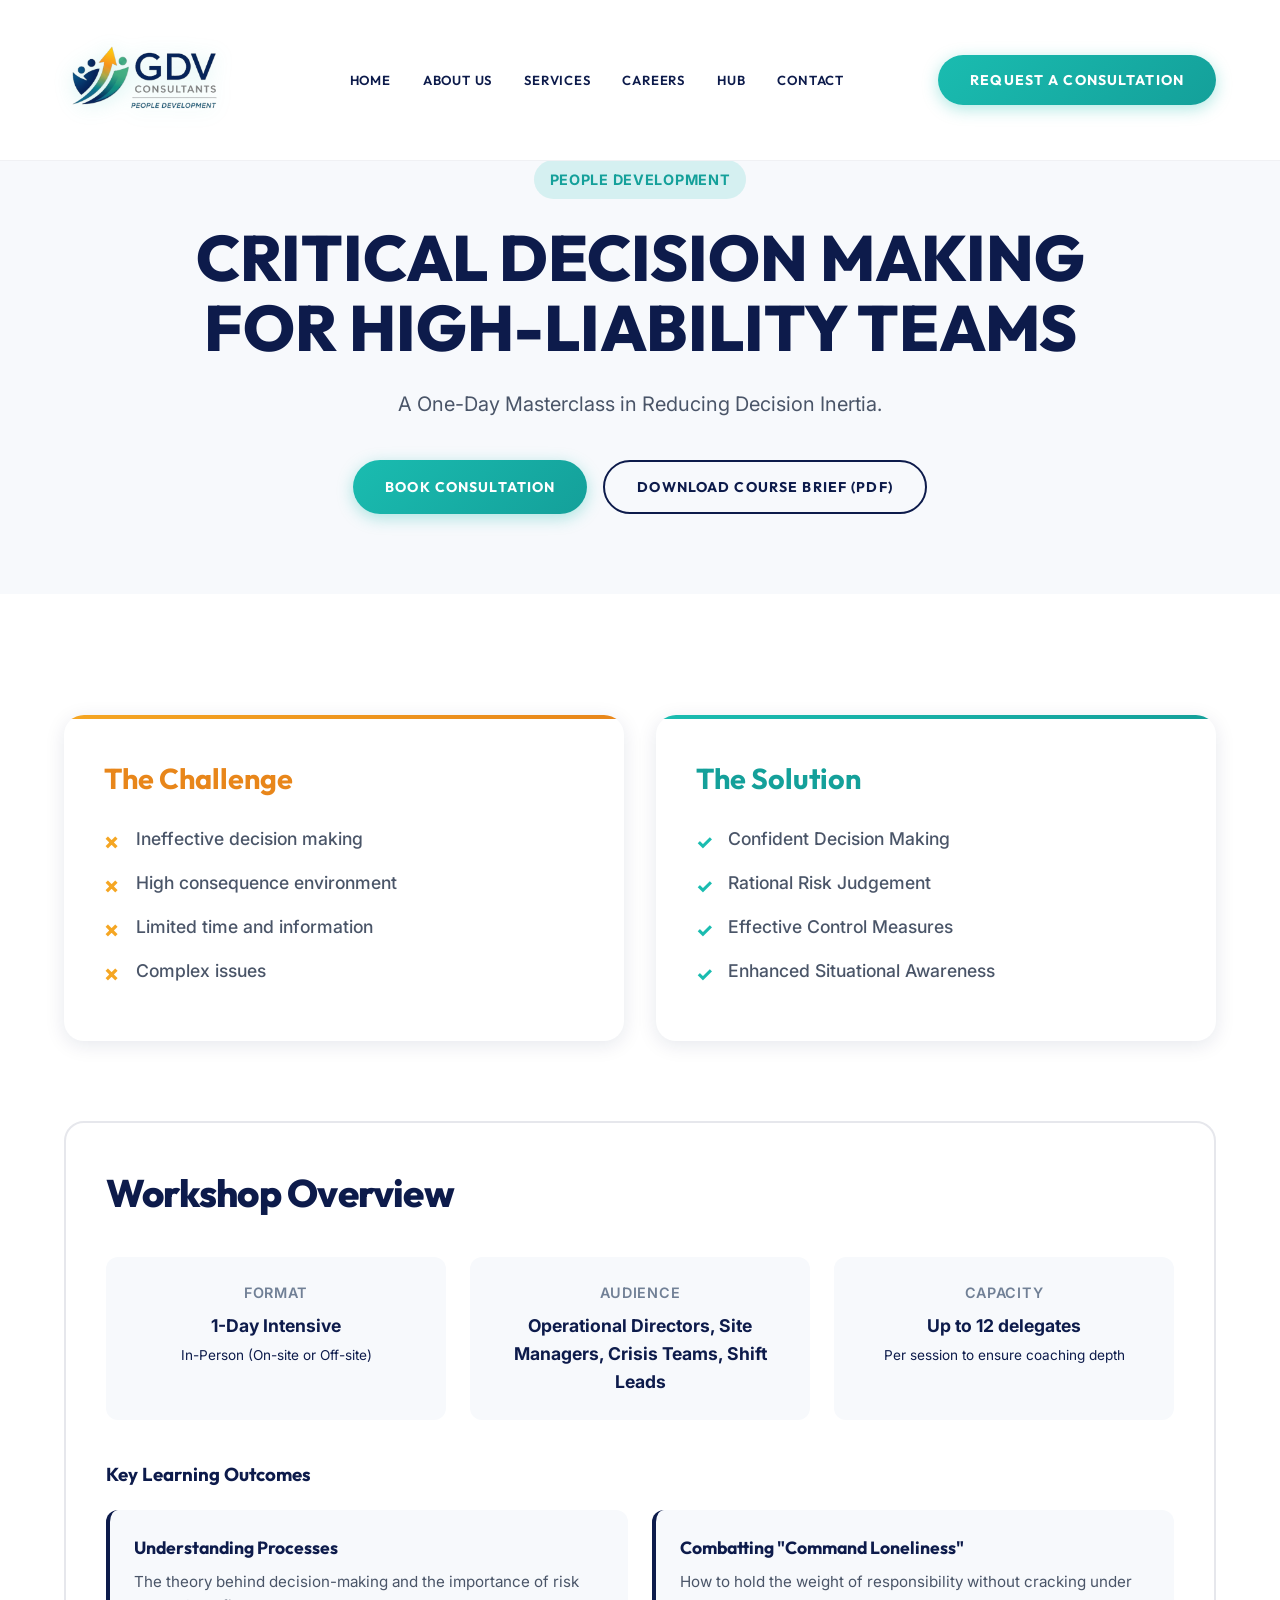
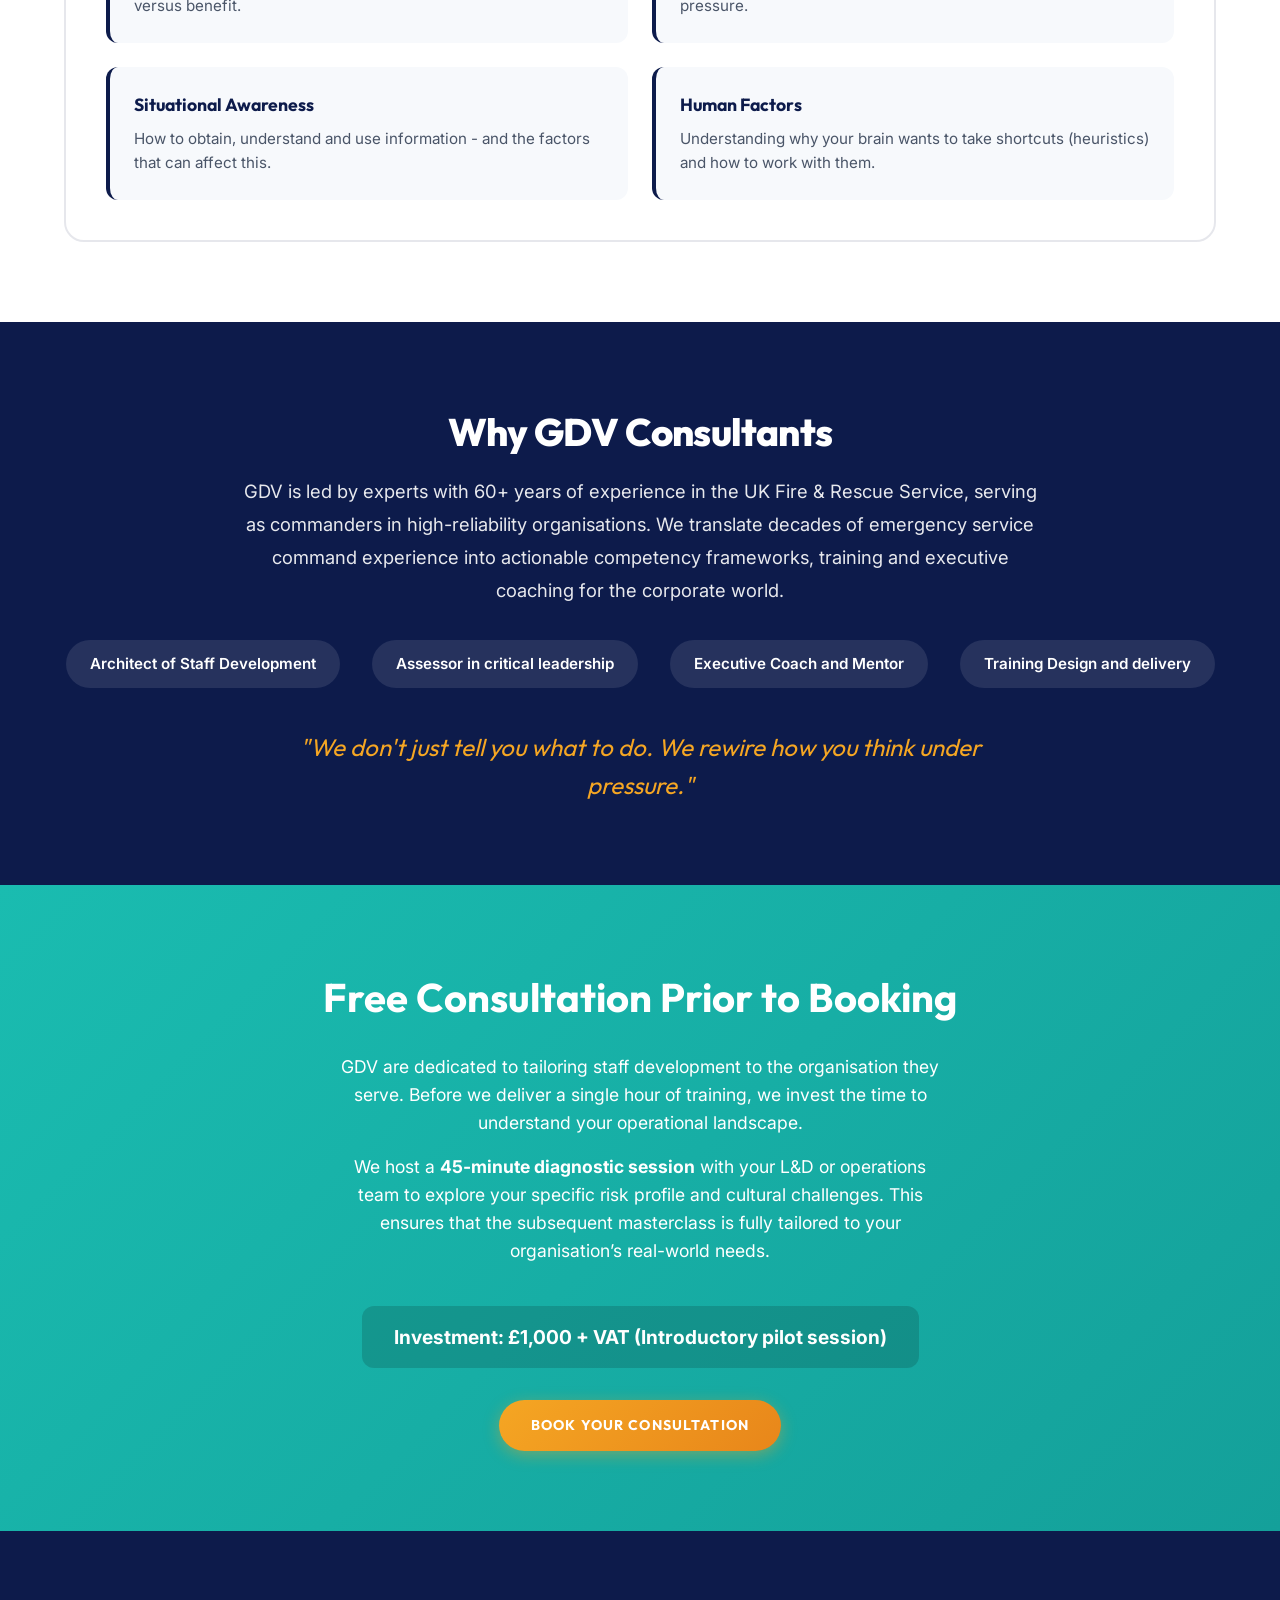
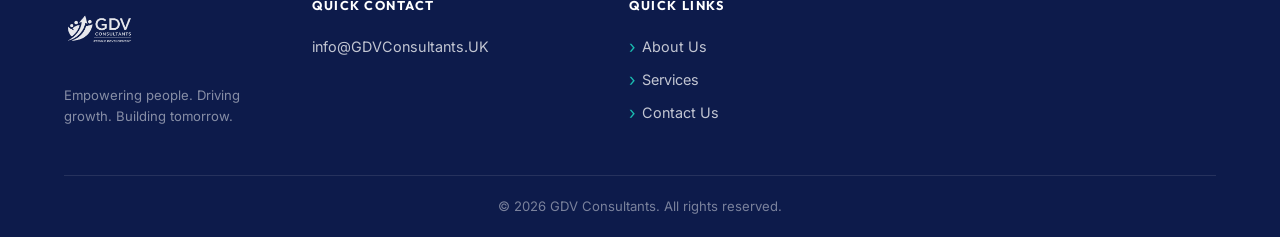
<file: critical-decision-making.html>
<!DOCTYPE html>
<html lang="en">
<head>
  <meta charset="UTF-8" />
  <meta name="viewport" content="width=device-width, initial-scale=1.0" />
  <meta name="description" content="Critical Decision Making For High-Liability Teams - A One-Day Masterclass in Reducing Decision Inertia by GDV Consultants." />
  <title>Critical Decision Making | GDV Consultants</title>
  
  <link rel="icon" type="image/png" href="images/favicon.PNG" />
  <link rel="shortcut icon" type="image/png" href="images/favicon.PNG" />
  <link rel="apple-touch-icon" href="images/favicon.PNG" />
  
  <link rel="stylesheet" href="style.css" />
  <link rel="preconnect" href="https://fonts.googleapis.com" />
  <link rel="preconnect" href="https://fonts.gstatic.com" crossorigin />
  <link href="https://fonts.googleapis.com/css2?family=Inter:wght@400;500;600&family=Outfit:wght@400;700;800&display=swap" rel="stylesheet" />

  <style>
    /* Course Specific Styles on top of global style.css */
    .course-hero {
      padding: 160px 0 80px;
      background: var(--off-white);
      text-align: center;
      position: relative;
    }
    
    .course-hero-badge {
      display: inline-block;
      background: rgba(26,188,176,0.15);
      color: var(--teal-dark);
      padding: 8px 16px;
      border-radius: 30px;
      font-weight: 700;
      font-size: 0.9rem;
      letter-spacing: 0.05em;
      text-transform: uppercase;
      margin-bottom: 24px;
    }

    .course-hero h1 {
      font-family: var(--font-display);
      font-size: clamp(2.5rem, 5vw, 4rem);
      font-weight: 800;
      color: var(--navy);
      line-height: 1.1;
      margin-bottom: 24px;
      text-transform: uppercase;
    }

    .course-hero p.subtitle {
      font-size: 1.25rem;
      color: var(--text-body);
      max-width: 700px;
      margin: 0 auto 40px;
      line-height: 1.6;
    }
    
    .course-hero .btn-group {
      display: flex;
      gap: 16px;
      justify-content: center;
      flex-wrap: wrap;
    }

    .course-grid {
      display: grid;
      grid-template-columns: 1fr 1fr;
      gap: 32px;
      margin-top: 40px;
    }

    .course-card {
      background: var(--white);
      border-radius: var(--radius-lg);
      padding: 40px;
      box-shadow: var(--shadow-card);
      position: relative;
      overflow: hidden;
    }
    
    .course-card::before {
      content: '';
      position: absolute;
      top: 0; left: 0; right: 0;
      height: 4px;
    }

    .card-amber::before { background: var(--amber-grad); }
    .card-teal::before { background: var(--teal-grad); }
    
    .course-card h3 {
      font-family: var(--font-display);
      font-size: 1.8rem;
      margin-bottom: 24px;
      display: flex;
      align-items: center;
      gap: 12px;
    }
    
    .card-amber h3 { color: var(--amber-dark); }
    .card-teal h3 { color: var(--teal-dark); }

    .course-list {
      list-style: none;
      padding: 0;
      margin: 0;
    }

    .course-list li {
      font-size: 1.1rem;
      color: var(--text-body);
      margin-bottom: 16px;
      padding-left: 32px;
      position: relative;
      font-weight: 500;
    }

    .course-list li::before {
      content: '✓';
      position: absolute;
      left: 0;
      top: 2px;
      color: var(--teal);
      font-weight: 800;
      font-size: 1.2rem;
    }

    .card-amber .course-list li::before {
      content: '×';
      color: var(--amber);
      font-size: 1.4rem;
      top: -2px;
    }

    .overview-section {
      padding: 80px 0;
      background: var(--white);
    }
    
    .overview-box {
      border: 2px solid rgba(13,27,75,0.1);
      border-radius: var(--radius-lg);
      padding: 40px;
    }

    .overview-grid {
      display: grid;
      grid-template-columns: repeat(3, 1fr);
      gap: 24px;
      margin-bottom: 40px;
    }
    
    .overview-stat {
      background: var(--off-white);
      padding: 24px;
      border-radius: var(--radius-md);
      text-align: center;
    }
    
    .overview-stat .label {
      font-size: 0.9rem;
      text-transform: uppercase;
      letter-spacing: 0.05em;
      color: var(--text-muted);
      margin-bottom: 8px;
      font-weight: 600;
    }
    
    .overview-stat .val {
      font-size: 1.1rem;
      color: var(--navy);
      font-weight: 700;
    }
    
    .outcomes-list {
      display: grid;
      grid-template-columns: 1fr 1fr;
      gap: 24px;
    }
    
    .outcome-item {
      background: var(--off-white);
      padding: 24px;
      border-radius: var(--radius-md);
      border-left: 4px solid var(--navy);
    }
    
    .outcome-item h4 {
      font-family: var(--font-display);
      font-size: 1.1rem;
      margin-bottom: 8px;
      color: var(--navy);
    }
    
    .outcome-item p {
      font-size: 0.95rem;
      margin: 0;
      color: var(--text-body);
    }
    
    .why-gdv-section {
      padding: 80px 0;
      background: var(--navy);
      color: var(--white);
      text-align: center;
    }

    .why-gdv-section .section-title {
      color: var(--white);
    }
    
    .why-gdv-text {
      font-size: 1.15rem;
      max-width: 800px;
      margin: 0 auto 32px;
      line-height: 1.8;
      color: rgba(255,255,255,0.9);
    }
    
    .why-gdv-roles {
      display: flex;
      justify-content: center;
      gap: 32px;
      flex-wrap: wrap;
      margin-bottom: 40px;
    }
    
    .role-badge {
      background: rgba(255,255,255,0.1);
      padding: 12px 24px;
      border-radius: 30px;
      font-weight: 600;
      font-size: 0.95rem;
    }
    
    .quote-block {
      font-size: 1.5rem;
      font-family: var(--font-display);
      color: var(--amber);
      font-style: italic;
      max-width: 700px;
      margin: 0 auto;
    }

    .cta-section {
      padding: 80px 0;
      background: linear-gradient(135deg, var(--teal) 0%, var(--teal-dark) 100%);
      text-align: center;
      color: var(--white);
      scroll-margin-top: 100px;
    }
    
    .cta-section h2 {
      font-family: var(--font-display);
      font-size: 2.5rem;
      margin-bottom: 24px;
    }
    
    .cta-section p {
      font-size: 1.1rem;
      max-width: 600px;
      margin: 0 auto 16px;
      line-height: 1.6;
    }
    
    .cta-investment {
      display: inline-block;
      background: rgba(0,0,0,0.15);
      padding: 16px 32px;
      border-radius: var(--radius-md);
      margin: 24px 0 32px;
      font-size: 1.2rem;
      font-weight: 700;
    }

    @media (max-width: 768px) {
      .course-grid { grid-template-columns: 1fr; }
      .overview-grid { grid-template-columns: 1fr; }
      .outcomes-list { grid-template-columns: 1fr; }
      .why-gdv-roles { flex-direction: column; gap: 12px; }
    }
  </style>
</head>
<body>

  <!-- HEADER -->
  <header id="main-header" role="banner" class="scrolled">
    <div class="container">
      <nav class="nav-inner" aria-label="Main navigation">
        <a href="index.html" class="nav-logo" aria-label="GDV Consultants Home">
          <div class="nav-logo-img-wrap">
            <img src="images/Logo.PNG" alt="GDV Consultants — People Development" width="200" height="96" />
          </div>
        </a>
        <div class="nav-menu-group" id="nav-menu-group">
          <ul class="nav-links" id="nav-links" role="list">
            <li><a href="index.html#hero">Home</a></li>
            <li><a href="index.html#who-we-are">About Us</a></li>
            <li><a href="index.html#pillars">Services</a></li>
            <li><a href="index.html#partners">Careers</a></li>
            <li><a href="hub.html">HUB</a></li>
            <li><a href="index.html?contact=true">Contact</a></li>
          </ul>
          <div class="nav-cta" id="nav-cta-wrap">
            <a href="index.html?contact=true" id="nav-cta-btn" class="btn btn-teal">Request a consultation</a>
          </div>
        </div>
      </nav>
    </div>
  </header>

  <!-- HERO SECTION -->
  <section class="course-hero">
    <div class="container">
      <div class="course-hero-badge">People Development</div>
      <h1 class="fade-up">Critical Decision Making<br>For High-Liability Teams</h1>
      <p class="subtitle fade-up">A One-Day Masterclass in Reducing Decision Inertia.</p>
      <div class="btn-group fade-up">
        <a href="#consultation" class="btn btn-teal">Book Consultation</a>
        <a href="training_documents/GDV - Critical Decision Making - OnePager v1.pdf" download target="_blank" class="btn btn-outline-navy">Download Course Brief (PDF)</a>
      </div>
    </div>
  </section>

  <!-- WAVE DIVIDER -->
  <div class="section-wave" aria-hidden="true" style="margin-top:-2px;">
    <svg viewBox="0 0 1440 70" preserveAspectRatio="none" xmlns="http://www.w3.org/2000/svg">
      <path d="M0,50 C480,0 960,70 1440,20 L1440,0 L0,0 Z" fill="#ffffff"/>
    </svg>
  </div>

  <!-- CHALLENGE & SOLUTION GRID -->
  <section class="overview-section" style="padding-top:20px;">
    <div class="container">
      <div class="course-grid">
        <!-- Challenge Card -->
        <div class="course-card card-amber fade-up">
          <h3>The Challenge</h3>
          <ul class="course-list">
            <li>Ineffective decision making</li>
            <li>High consequence environment</li>
            <li>Limited time and information</li>
            <li>Complex issues</li>
          </ul>
        </div>
        <!-- Solution Card -->
        <div class="course-card card-teal fade-up" style="transition-delay: 0.1s;">
          <h3>The Solution</h3>
          <ul class="course-list">
            <li>Confident Decision Making</li>
            <li>Rational Risk Judgement</li>
            <li>Effective Control Measures</li>
            <li>Enhanced Situational Awareness</li>
          </ul>
        </div>
      </div>
    </div>
  </section>

  <!-- WORKSHOP OVERVIEW -->
  <section class="overview-section" style="padding-top: 0;">
    <div class="container">
      <div class="overview-box fade-up">
        <h2 class="section-title" style="text-align: left; margin-bottom: 32px;">Workshop Overview</h2>
        
        <div class="overview-grid">
          <div class="overview-stat">
            <div class="label">Format</div>
            <div class="val">1-Day Intensive<br><span style="font-size:0.85rem;font-weight:400;">In-Person (On-site or Off-site)</span></div>
          </div>
          <div class="overview-stat">
            <div class="label">Audience</div>
            <div class="val">Operational Directors, Site Managers, Crisis Teams, Shift Leads</div>
          </div>
          <div class="overview-stat">
            <div class="label">Capacity</div>
            <div class="val">Up to 12 delegates<br><span style="font-size:0.85rem;font-weight:400;">Per session to ensure coaching depth</span></div>
          </div>
        </div>

        <h3 style="font-family: var(--font-display); color: var(--navy); margin-bottom: 20px;">Key Learning Outcomes</h3>
        <div class="outcomes-list">
          <div class="outcome-item">
            <h4>Understanding Processes</h4>
            <p>The theory behind decision-making and the importance of risk versus benefit.</p>
          </div>
          <div class="outcome-item">
            <h4>Combatting "Command Loneliness"</h4>
            <p>How to hold the weight of responsibility without cracking under pressure.</p>
          </div>
          <div class="outcome-item">
            <h4>Situational Awareness</h4>
            <p>How to obtain, understand and use information - and the factors that can affect this.</p>
          </div>
          <div class="outcome-item">
            <h4>Human Factors</h4>
            <p>Understanding why your brain wants to take shortcuts (heuristics) and how to work with them.</p>
          </div>
        </div>

      </div>
    </div>
  </section>

  <!-- WHY GDV -->
  <section class="why-gdv-section">
    <div class="container">
      <h2 class="section-title fade-up">Why GDV Consultants</h2>
      <p class="why-gdv-text fade-up">GDV is led by experts with 60+ years of experience in the UK Fire & Rescue Service, serving as commanders in high-reliability organisations. We translate decades of emergency service command experience into actionable competency frameworks, training and executive coaching for the corporate world.</p>
      
      <div class="why-gdv-roles fade-up">
        <div class="role-badge">Architect of Staff Development</div>
        <div class="role-badge">Assessor in critical leadership</div>
        <div class="role-badge">Executive Coach and Mentor</div>
        <div class="role-badge">Training Design and delivery</div>
      </div>

      <div class="quote-block fade-up">
        "We don't just tell you what to do. We rewire how you think under pressure."
      </div>
    </div>
  </section>

  <!-- CTA / CONSULTATION -->
  <section class="cta-section" id="consultation">
    <div class="container fade-up">
      <h2>Free Consultation Prior to Booking</h2>
      <p>GDV are dedicated to tailoring staff development to the organisation they serve. Before we deliver a single hour of training, we invest the time to understand your operational landscape.</p>
      <p>We host a <strong>45-minute diagnostic session</strong> with your L&D or operations team to explore your specific risk profile and cultural challenges. This ensures that the subsequent masterclass is fully tailored to your organisation’s real-world needs.</p>
      
      <div class="cta-investment">
        Investment: £1,000 + VAT (Introductory pilot session)
      </div>
      
      <div>
        <a href="index.html?contact=true" class="btn btn-amber">Book Your Consultation</a>
      </div>
    </div>
  </section>

  <!-- FOOTER -->
  <footer id="main-footer" role="contentinfo">
    <div class="container">
      <div class="footer-inner">
        <div class="footer-logo-col">
          <div class="footer-logo-wrap">
            <img src="images/Logo.PNG" alt="GDV Consultants" width="180" height="72" class="footer-logo-img" />
          </div>
          <p style="font-size:0.82rem;color:rgba(255,255,255,0.5);max-width:200px;line-height:1.6;margin-top:4px;">
            Empowering people. Driving growth. Building tomorrow.
          </p>
        </div>
        <div class="footer-col" role="group">
          <div class="footer-col-title">Quick Contact</div>
          
          <div class="footer-contact-item">
            <a href="mailto:info@GDVConsultants.UK" style="color:rgba(255,255,255,0.75);">info@GDVConsultants.UK</a>
          </div>
        </div>
        <div class="footer-col" role="navigation">
          <div class="footer-col-title">Quick Links</div>
          <ul class="footer-links">
            <li><a href="index.html#who-we-are">About Us</a></li>
            <li><a href="index.html#pillars">Services</a></li>
            <li><a href="index.html?contact=true">Contact Us</a></li>
          </ul>
        </div>
      </div>
      <div class="footer-bottom">
        <p>&copy; <span id="footer-year"></span> GDV Consultants. All rights reserved.</p>
      </div>
    </div>
  </footer>

  <script>
    document.getElementById('footer-year').textContent = new Date().getFullYear();
    const header = document.getElementById('main-header');
    window.addEventListener('scroll', () => {
      header.classList.toggle('scrolled', window.scrollY > 20);
    }, { passive: true });
    
    // Intersection Observer for fade animations
    const fadeEls = document.querySelectorAll('.fade-up');
    const observer = new IntersectionObserver((entries) => {
      entries.forEach(entry => {
        if (entry.isIntersecting) {
          entry.target.classList.add('visible');
          observer.unobserve(entry.target);
        }
      });
    }, { threshold: 0.1 });
    fadeEls.forEach(el => observer.observe(el));
  </script>
</body>
</html>
</file>
<file: style.css>
/* =============================================
   GDV CONSULTANTS — LANDING PAGE STYLES
   Brand Colors:
     Navy:  #0D1B4B
     Teal:  #1ABCB0
     Amber: #F5A623 → #E8861A gradient
   ============================================= */

@import url('https://fonts.googleapis.com/css2?family=Inter:wght@300;400;500;600;700;800;900&family=Outfit:wght@300;400;500;600;700;800&display=swap');

/* ── RESET & BASE ────────────────────────────── */
*, *::before, *::after {
  box-sizing: border-box;
  margin: 0;
  padding: 0;
}

:root {
  --navy:        #0D1B4B;
  --navy-light:  #1a2d6b;
  --teal:        #1ABCB0;
  --teal-dark:   #14a09a;
  --amber:       #F5A623;
  --amber-dark:  #E8861A;
  --amber-grad:  linear-gradient(135deg, #F5A623 0%, #E8861A 100%);
  --teal-grad:   linear-gradient(135deg, #1ABCB0 0%, #14a09a 100%);
  --white:       #ffffff;
  --off-white:   #f7f9fc;
  --light-gray:  #e8eef5;
  --text-body:   #4a5568;
  --text-muted:  #718096;

  --radius-sm:   6px;
  --radius-md:   12px;
  --radius-lg:   20px;
  --radius-xl:   28px;

  --shadow-sm:   0 2px 8px rgba(13,27,75,0.08);
  --shadow-md:   0 6px 24px rgba(13,27,75,0.12);
  --shadow-lg:   0 16px 48px rgba(13,27,75,0.18);
  --shadow-card: 0 4px 20px rgba(13,27,75,0.10);

  --transition: 0.3s cubic-bezier(0.4, 0, 0.2, 1);
  --font-main: 'Inter', sans-serif;
  --font-display: 'Outfit', sans-serif;
}

html { scroll-behavior: smooth; }

body {
  font-family: var(--font-main);
  color: var(--navy);
  background: var(--white);
  line-height: 1.6;
  overflow-x: hidden;
}

img { display: block; max-width: 100%; }
a  { text-decoration: none; color: inherit; }
ul { list-style: none; }

/* ── UTILITY ────────────────────────────────── */
.container {
  max-width: 1200px;
  margin: 0 auto;
  padding: 0 24px;
}

.section-title {
  font-family: var(--font-display);
  font-size: clamp(1.6rem, 3.5vw, 2.4rem);
  font-weight: 800;
  color: var(--navy);
  text-align: center;
  letter-spacing: -0.02em;
  margin-bottom: 12px;
}

.section-subtitle {
  text-align: center;
  color: var(--text-muted);
  font-size: 1.05rem;
  margin-bottom: 56px;
  max-width: 600px;
  margin-left: auto;
  margin-right: auto;
}

.btn {
  display: inline-flex;
  align-items: center;
  gap: 8px;
  padding: 14px 32px;
  border-radius: 50px;
  font-family: var(--font-display);
  font-weight: 700;
  font-size: 0.88rem;
  letter-spacing: 0.08em;
  text-transform: uppercase;
  cursor: pointer;
  border: none;
  transition: var(--transition);
  white-space: nowrap;
}

.btn-teal {
  background: var(--teal-grad);
  color: var(--white);
  box-shadow: 0 4px 16px rgba(26,188,176,0.35);
}
.btn-teal:hover {
  transform: translateY(-2px);
  box-shadow: 0 8px 28px rgba(26,188,176,0.5);
}

.btn-amber {
  background: var(--amber-grad);
  color: var(--white);
  box-shadow: 0 4px 16px rgba(245,166,35,0.4);
}
.btn-amber:hover {
  transform: translateY(-2px);
  box-shadow: 0 8px 28px rgba(245,166,35,0.55);
}

.btn-outline-navy {
  background: transparent;
  color: var(--navy);
  border: 2px solid var(--navy);
}
.btn-outline-navy:hover {
  background: var(--navy);
  color: var(--white);
}

/* ── HEADER / NAV ───────────────────────────── */
#main-header {
  position: fixed;
  top: 0;
  left: 0;
  right: 0;
  z-index: 1000;
  background: rgba(255,255,255,0.97);
  backdrop-filter: blur(12px);
  -webkit-backdrop-filter: blur(12px);
  border-bottom: 1px solid rgba(13,27,75,0.06);
  transition: box-shadow var(--transition);
}

#main-header.scrolled {
  box-shadow: 0 4px 24px rgba(13,27,75,0.12);
}

.nav-inner {
  display: flex;
  align-items: center;
  justify-content: space-between;
  height: 160px;
  gap: 32px;
}

.nav-logo {
  display: flex;
  align-items: center;
  gap: 14px;
  flex-shrink: 0;
  text-decoration: none;
  transition: transform var(--transition), filter var(--transition);
}

.nav-logo:hover {
  transform: scale(1.03);
}

.nav-logo-img-wrap {
  position: relative;
  flex-shrink: 0;
  background: transparent;
  line-height: 0;
}

.nav-logo img {
  height: 160px;
  width: auto;
  max-width: 440px;
  object-fit: contain;
  background: transparent;
  filter: drop-shadow(0 2px 10px rgba(26,188,176,0.2));
}

.nav-logo-text {
  display: flex;
  flex-direction: column;
  line-height: 1.1;
}

.nav-logo-text .brand-name {
  font-family: var(--font-display);
  font-weight: 900;
  font-size: 1.6rem;
  color: var(--navy);
  letter-spacing: -0.02em;
  line-height: 1.0;
}

.nav-logo-text .brand-tagline {
  font-size: 0.68rem;
  font-weight: 700;
  color: var(--teal);
  letter-spacing: 0.18em;
  text-transform: uppercase;
  margin-top: 3px;
}

.nav-menu-group {
  display: flex;
  align-items: center;
  justify-content: space-between;
  flex: 1;
}

.nav-links {
  display: flex;
  align-items: center;
  gap: 4px;
  flex: 1;
  justify-content: center;
}

.nav-links a {
  font-family: var(--font-display);
  font-weight: 600;
  font-size: 0.82rem;
  letter-spacing: 0.06em;
  text-transform: uppercase;
  color: var(--navy);
  padding: 8px 14px;
  border-radius: var(--radius-sm);
  position: relative;
  transition: color var(--transition);
}

.nav-links a::after {
  content: '';
  position: absolute;
  bottom: 2px;
  left: 14px;
  right: 14px;
  height: 2px;
  background: var(--teal);
  transform: scaleX(0);
  transition: transform var(--transition);
  border-radius: 2px;
}

.nav-links a:hover { color: var(--teal); }
.nav-links a:hover::after { transform: scaleX(1); }
.nav-links a.active { color: var(--teal); }
.nav-links a.active::after { transform: scaleX(1); }

.nav-cta { flex-shrink: 0; }

/* Mobile hamburger */
.nav-hamburger {
  display: none;
  flex-direction: column;
  gap: 5px;
  cursor: pointer;
  padding: 8px;
  background: none;
  border: none;
}
.nav-hamburger span {
  display: block;
  width: 24px;
  height: 2px;
  background: var(--navy);
  border-radius: 2px;
  transition: var(--transition);
}

/* ── HERO SECTION ───────────────────────────── */
#hero {
  position: relative;
  min-height: 100vh;
  display: flex;
  align-items: center;
  overflow: hidden;
  padding-top: 160px;
}

/* Hero logo lockup — wide landscape logo, no circular ring */
.hero-logo-lockup {
  display: flex;
  align-items: center;
  margin-bottom: 32px;
}

.hero-logo-ring {
  position: relative;
  flex-shrink: 0;
}

.hero-logo-ring::before,
.hero-logo-ring::after {
  display: none;
}

.hero-logo-ring img {
  height: 110px;
  width: auto;
  max-width: 340px;
  object-fit: contain;
  display: block;
  filter: drop-shadow(0 4px 16px rgba(13,27,75,0.15));
}

.hero-logo-words {
  display: flex;
  flex-direction: column;
  line-height: 1.1;
}

.hero-logo-words .hero-brand-name {
  font-family: var(--font-display);
  font-weight: 900;
  font-size: 2.1rem;
  color: var(--navy);
  letter-spacing: -0.02em;
}

.hero-logo-words .hero-brand-sub {
  font-size: 0.72rem;
  font-weight: 700;
  color: var(--teal-dark);
  letter-spacing: 0.2em;
  text-transform: uppercase;
  margin-top: 2px;
}

.hero-bg {
  position: absolute;
  inset: 0;
  background-image: url('images/hero_office.png');
  background-size: cover;
  background-position: center 30%;
  background-repeat: no-repeat;
}

.hero-overlay {
  position: absolute;
  inset: 0;
  background: linear-gradient(
    105deg,
    rgba(247,249,252,0.96) 0%,
    rgba(247,249,252,0.88) 35%,
    rgba(247,249,252,0.55) 60%,
    rgba(247,249,252,0.15) 100%
  );
}

.hero-content {
  position: relative;
  z-index: 2;
  max-width: 620px;
  padding: 80px 0;
}

.hero-badge {
  display: inline-flex;
  align-items: center;
  gap: 8px;
  background: rgba(26,188,176,0.12);
  border: 1px solid rgba(26,188,176,0.3);
  color: var(--teal-dark);
  font-size: 0.75rem;
  font-weight: 700;
  letter-spacing: 0.12em;
  text-transform: uppercase;
  padding: 6px 16px;
  border-radius: 50px;
  margin-bottom: 24px;
}

.hero-badge::before {
  content: '';
  width: 6px;
  height: 6px;
  background: var(--teal);
  border-radius: 50%;
}

.hero-title {
  font-family: var(--font-display);
  font-size: clamp(2.2rem, 5vw, 3.6rem);
  font-weight: 900;
  color: var(--navy);
  line-height: 1.08;
  letter-spacing: -0.03em;
  margin-bottom: 24px;
}

.hero-title span {
  background: var(--teal-grad);
  -webkit-background-clip: text;
  -webkit-text-fill-color: transparent;
  background-clip: text;
}

.hero-subtitle {
  font-size: 1.08rem;
  color: var(--navy);
  opacity: 0.75;
  line-height: 1.7;
  margin-bottom: 40px;
  max-width: 520px;
  font-weight: 400;
}

.hero-actions {
  display: flex;
  gap: 16px;
  flex-wrap: wrap;
}

/* Wave divider */
.wave-divider {
  position: absolute;
  bottom: -1px;
  left: 0;
  right: 0;
  z-index: 3;
  line-height: 0;
}

.wave-divider svg { display: block; width: 100%; }

/* ── WHO WE ARE ─────────────────────────────── */
#who-we-are {
  padding: 100px 0;
  background: var(--white);
  position: relative;
}

.who-grid {
  display: grid;
  grid-template-columns: 1fr 1fr;
  gap: 80px;
  align-items: center;
}

.who-text-col .section-title {
  text-align: left;
  margin-bottom: 24px;
}

.who-text-col .title-underline {
  display: inline-block;
  width: 56px;
  height: 4px;
  background: var(--teal-grad);
  border-radius: 2px;
  margin-bottom: 28px;
}

.who-text-col p {
  color: var(--text-body);
  font-size: 1.05rem;
  line-height: 1.75;
  margin-bottom: 20px;
}

.who-stats {
  display: grid;
  grid-template-columns: 1fr 1fr;
  gap: 20px;
  margin-top: 36px;
}

.stat-box {
  background: var(--off-white);
  border-radius: var(--radius-md);
  padding: 20px;
  border-left: 4px solid var(--teal);
}

.who-stats .stat-box:nth-child(3) {
  grid-column: 1 / -1;
  text-align: center;
}

.stat-box .stat-number {
  font-family: var(--font-display);
  font-size: 1.8rem;
  font-weight: 800;
  color: var(--navy);
  line-height: 1;
  margin-bottom: 4px;
}

.stat-box .stat-label {
  font-size: 0.8rem;
  font-weight: 600;
  color: var(--text-muted);
  text-transform: uppercase;
  letter-spacing: 0.08em;
}

.who-image-col {
  position: relative;
}

.who-image-col img {
  width: 100%;
  border-radius: var(--radius-xl);
  box-shadow: var(--shadow-lg);
  object-fit: cover;
  aspect-ratio: 4/3;
}

.who-image-badge {
  position: absolute;
  bottom: -20px;
  left: -20px;
  background: var(--white);
  border-radius: var(--radius-md);
  padding: 18px 24px;
  box-shadow: var(--shadow-md);
  display: flex;
  align-items: center;
  gap: 14px;
}

.who-image-badge .badge-icon {
  width: 44px;
  height: 44px;
  background: var(--amber-grad);
  border-radius: var(--radius-sm);
  display: flex;
  align-items: center;
  justify-content: center;
  font-size: 1.2rem;
  flex-shrink: 0;
}

.who-image-badge .badge-text strong {
  display: block;
  font-size: 1rem;
  font-weight: 800;
  color: var(--navy);
  line-height: 1.1;
}

.who-image-badge .badge-text span {
  font-size: 0.72rem;
  color: var(--text-muted);
  font-weight: 500;
  text-transform: uppercase;
  letter-spacing: 0.08em;
}

/* Wave between sections */
.wave-section {
  position: relative;
  overflow: hidden;
}

/* ── THREE PILLARS ──────────────────────────── */
#pillars {
  padding: 100px 0;
  background: var(--off-white);
  position: relative;
}

.pillars-grid {
  display: grid;
  grid-template-columns: repeat(3, 1fr);
  gap: 28px;
  margin-top: 56px;
}

.pillar-card {
  background: var(--white);
  border-radius: var(--radius-lg);
  padding: 40px 32px;
  text-align: center;
  box-shadow: var(--shadow-card);
  transition: transform var(--transition), box-shadow var(--transition);
  position: relative;
  overflow: hidden;
}

.pillar-card::before {
  content: '';
  position: absolute;
  top: 0;
  left: 0;
  right: 0;
  height: 4px;
  border-radius: var(--radius-lg) var(--radius-lg) 0 0;
}

.pillar-card:hover {
  transform: translateY(-8px);
  box-shadow: var(--shadow-lg);
}

/* Teal card */
.pillar-card.teal::before { background: var(--teal-grad); }
.pillar-card.teal .pillar-icon-wrap { background: rgba(26,188,176,0.10); border-color: rgba(26,188,176,0.2); }
.pillar-card.teal .pillar-icon-wrap svg { color: var(--teal); }
.pillar-card.teal .pillar-label { color: var(--teal-dark); }

/* Navy card */
.pillar-card.navy::before { background: linear-gradient(135deg, var(--navy) 0%, var(--navy-light) 100%); }
.pillar-card.navy .pillar-icon-wrap { background: rgba(13,27,75,0.06); border-color: rgba(13,27,75,0.12); }
.pillar-card.navy .pillar-icon-wrap svg { color: var(--navy); }
.pillar-card.navy .pillar-label { color: var(--navy); }

/* Amber card */
.pillar-card.amber::before { background: var(--amber-grad); }
.pillar-card.amber .pillar-icon-wrap { background: rgba(245,166,35,0.10); border-color: rgba(245,166,35,0.2); }
.pillar-card.amber .pillar-icon-wrap svg { color: var(--amber-dark); }
.pillar-card.amber .pillar-label { color: var(--amber-dark); }

.pillar-icon-wrap {
  width: 80px;
  height: 80px;
  border-radius: 50%;
  border: 2px solid;
  display: flex;
  align-items: center;
  justify-content: center;
  margin: 0 auto 24px;
  transition: transform var(--transition);
}

.pillar-card:hover .pillar-icon-wrap {
  transform: scale(1.08) rotate(5deg);
}

.pillar-icon-wrap svg {
  width: 36px;
  height: 36px;
  stroke-width: 1.8;
}

.pillar-label {
  font-family: var(--font-display);
  font-size: 1rem;
  font-weight: 800;
  letter-spacing: 0.1em;
  text-transform: uppercase;
  margin-bottom: 14px;
}

.pillar-desc {
  color: var(--text-body);
  font-size: 0.95rem;
  line-height: 1.65;
}

.pillar-btn-wrap {
  margin-top: 24px;
}

.pillar-more-btn {
  font-size: 0.85rem;
  padding: 8px 16px;
}

/* ── PILLAR EXPANSION PANEL ────────────────────── */
.pillar-panel {
  width: 100%;
  margin-top: 28px;
  border-radius: var(--radius-xl);
  background: var(--navy);
  color: var(--white);
  overflow: hidden;
  position: relative;
  max-height: 0;
  opacity: 0;
  transform: translateY(-12px);
  transition:
    max-height 0.55s cubic-bezier(0.4, 0, 0.2, 1),
    opacity    0.4s ease,
    transform  0.4s ease;
}

.pillar-panel:not([hidden]) {
  max-height: 2000px;
  opacity: 1;
  transform: translateY(0);
}

.pillar-panel-arrow {
  position: absolute;
  top: -10px;
  width: 20px;
  height: 10px;
  background: var(--navy);
  clip-path: polygon(50% 0%, 0% 100%, 100% 100%);
  transition: left var(--transition);
}

.pillar-panel-inner {
  padding: 36px 40px;
  position: relative;
}

.pillar-panel-close {
  position: absolute;
  top: 16px;
  right: 16px;
  background: transparent;
  border: none;
  color: rgba(255,255,255,0.6);
  cursor: pointer;
  padding: 8px;
  border-radius: 50%;
  transition: background 0.2s, color 0.2s;
  display: flex;
  align-items: center;
  justify-content: center;
}

.pillar-panel-close:hover {
  background: rgba(255,255,255,0.2);
  color: var(--white);
}

.pillar-panel-content {
  display: flex;
  flex-direction: column;
  gap: 24px;
  max-width: 800px;
  margin: 0 auto;
}

.pillar-panel-text p {
  margin-bottom: 16px;
  line-height: 1.6;
  font-size: 0.95rem;
}

.pillar-panel-text p:last-child {
  margin-bottom: 0;
}

.masterclass-list {
  list-style: none;
  margin-top: 16px;
  padding-left: 0;
  text-align: left;
}

.masterclass-list li {
  background: rgba(255,255,255,0.05);
  padding: 16px 20px;
  border-radius: var(--radius-sm);
  margin-bottom: 12px;
  font-size: 0.9rem;
  line-height: 1.5;
  border-left: 3px solid var(--teal);
}

.masterclass-list li:last-child {
  margin-bottom: 0;
}

.masterclass-list strong {
  color: var(--white);
  font-family: var(--font-display);
  display: block;
  margin-bottom: 4px;
  font-size: 1rem;
}

.coming-soon {
  text-align: center;
  color: rgba(255,255,255,0.7);
  font-style: italic;
  font-size: 1.1rem !important;
}

.pillar-cta-btn {
  align-self: center;
  padding: 12px 32px;
}

/* ── MEET THE PARTNERS ──────────────────────── */
#partners {
  padding: 100px 0;
  background: var(--white);
  position: relative;
}

.partners-grid {
  display: grid;
  grid-template-columns: repeat(3, 1fr);
  gap: 36px;
  margin-top: 56px;
}

.partner-card {
  background: var(--off-white);
  border-radius: var(--radius-xl);
  padding: 40px 28px 32px;
  text-align: center;
  box-shadow: var(--shadow-sm);
  transition: transform var(--transition), box-shadow var(--transition);
  position: relative;
  overflow: hidden;
}

.partner-card::after {
  content: '';
  position: absolute;
  bottom: 0;
  left: 0;
  right: 0;
  height: 3px;
  background: var(--teal-grad);
  transform: scaleX(0);
  transition: transform var(--transition);
}

.partner-card:hover {
  transform: translateY(-6px);
  box-shadow: var(--shadow-md);
}

.partner-card:hover::after { transform: scaleX(1); }

.partner-photo-wrap {
  width: 120px;
  height: 120px;
  border-radius: 50%;
  overflow: hidden;
  margin: 0 auto 22px;
  border: 3px solid var(--white);
  box-shadow: 0 4px 20px rgba(13,27,75,0.15);
  background: var(--light-gray);
  position: relative;
}

.partner-photo-wrap img {
  width: 100%;
  height: 100%;
  object-fit: cover;
  object-position: center top;
}

/* Silhouette placeholder */
.silhouette-wrap {
  width: 120px;
  height: 120px;
  border-radius: 50%;
  overflow: hidden;
  margin: 0 auto 22px;
  border: 3px solid var(--white);
  box-shadow: 0 4px 20px rgba(13,27,75,0.15);
  background: linear-gradient(145deg, #c5cfe0 0%, #a0b0c8 100%);
  position: relative;
  display: flex;
  align-items: flex-end;
  justify-content: center;
}

.silhouette-wrap svg {
  width: 76px;
  height: 76px;
  color: rgba(13,27,75,0.3);
}

.partner-name {
  font-family: var(--font-display);
  font-size: 1.05rem;
  font-weight: 700;
  color: var(--navy);
  margin-bottom: 4px;
}

.partner-title {
  font-size: 0.72rem;
  font-weight: 700;
  letter-spacing: 0.14em;
  text-transform: uppercase;
  color: var(--teal-dark);
  margin-bottom: 16px;
}

.partner-bio {
  font-size: 0.88rem;
  color: var(--text-body);
  line-height: 1.65;
  margin-bottom: 24px;
}

.partner-link {
  display: inline-flex;
  align-items: center;
  gap: 6px;
  font-family: var(--font-display);
  font-size: 0.75rem;
  font-weight: 700;
  letter-spacing: 0.1em;
  text-transform: uppercase;
  color: var(--teal-dark);
  border: none;
  border-bottom: 2px solid rgba(26,188,176,0.3);
  padding: 0 0 2px;
  background: transparent;
  cursor: pointer;
  transition: color var(--transition), border-color var(--transition), gap var(--transition);
}

.partner-link:hover,
.partner-link[aria-expanded="true"] {
  color: var(--navy);
  border-color: var(--navy);
  gap: 10px;
}

.partner-link[aria-expanded="true"] svg {
  transform: rotate(90deg);
  transition: transform var(--transition);
}

/* ── BIO EXPANSION PANEL ────────────────────── */
.bio-panel {
  width: 100%;
  margin-top: 28px;
  border-radius: var(--radius-xl);
  background: var(--navy);
  color: var(--white);
  overflow: hidden;
  position: relative;
  max-height: 0;
  opacity: 0;
  transform: translateY(-12px);
  transition:
    max-height 0.55s cubic-bezier(0.4, 0, 0.2, 1),
    opacity    0.4s ease,
    transform  0.4s ease;
}

.bio-panel:not([hidden]) {
  max-height: 2000px;
  opacity: 1;
  transform: translateY(0);
}

.bio-panel-arrow {
  position: absolute;
  top: -10px;
  width: 20px;
  height: 10px;
  background: var(--navy);
  clip-path: polygon(50% 0%, 0% 100%, 100% 100%);
  transition: left var(--transition);
}

.bio-panel-inner {
  padding: 36px 40px 36px 36px;
  position: relative;
}

.bio-panel-close {
  position: absolute;
  top: 16px;
  right: 16px;
  width: 36px;
  height: 36px;
  border-radius: 50%;
  background: rgba(255,255,255,0.1);
  border: 1px solid rgba(255,255,255,0.15);
  color: rgba(255,255,255,0.8);
  cursor: pointer;
  display: flex;
  align-items: center;
  justify-content: center;
  transition: background var(--transition), color var(--transition);
}

.bio-panel-close:hover { background: rgba(255,255,255,0.2); color: var(--white); }

.bio-panel-content {
  display: flex;
  gap: 32px;
  align-items: flex-start;
}

.bio-panel-photo {
  width: 100px;
  height: 100px;
  border-radius: 50%;
  flex-shrink: 0;
  overflow: hidden;
  border: 3px solid rgba(26,188,176,0.5);
  background: linear-gradient(145deg, #1e3568 0%, #0d1b4b 100%);
  display: flex;
  align-items: flex-end;
  justify-content: center;
}

.bio-panel-photo img {
  width: 100%;
  height: 100%;
  object-fit: cover;
  object-position: center top;
}

.bio-panel-photo svg {
  width: 64px;
  height: 64px;
  color: rgba(255,255,255,0.25);
}

.bio-panel-text { flex: 1; }

.bio-panel-name {
  font-family: var(--font-display);
  font-size: 1.3rem;
  font-weight: 800;
  color: var(--white);
  letter-spacing: -0.01em;
  margin-bottom: 4px;
}

.bio-panel-role {
  font-size: 0.72rem;
  font-weight: 700;
  letter-spacing: 0.15em;
  text-transform: uppercase;
  color: var(--teal);
  margin-bottom: 20px;
}

.bio-panel-body {
  color: rgba(255,255,255,0.82);
  font-size: 0.95rem;
  line-height: 1.8;
}

.bio-panel-body p { margin-bottom: 14px; }
.bio-panel-body p:last-child { margin-bottom: 0; }

.bio-coming-soon {
  background: rgba(255,255,255,0.06);
  border: 1px dashed rgba(255,255,255,0.2);
  border-radius: var(--radius-md);
  padding: 14px 18px;
  color: rgba(255,255,255,0.5);
  font-size: 0.88rem;
  font-style: italic;
  margin-top: 8px;
}

@media (max-width: 640px) {
  .bio-panel-content { flex-direction: column; align-items: center; text-align: center; }
  .bio-panel-inner { padding: 28px 20px; }
}


/* ── CONTACT MODAL ──────────────────────────── */
.modal-overlay {
  position: fixed;
  top: 0; left: 0; right: 0; bottom: 0;
  background: rgba(13, 27, 75, 0.6);
  backdrop-filter: blur(8px);
  -webkit-backdrop-filter: blur(8px);
  z-index: 2000;
  display: flex;
  align-items: center;
  justify-content: center;
  opacity: 0;
  visibility: hidden;
  transition: opacity 0.3s ease, visibility 0.3s ease;
  padding: 20px;
}

.modal-overlay.active {
  opacity: 1;
  visibility: visible;
}

.modal-card {
  background: var(--white);
  width: 100%;
  max-width: 540px;
  border-radius: var(--radius-lg);
  padding: 40px;
  position: relative;
  transform: translateY(20px);
  transition: transform 0.4s cubic-bezier(0.16, 1, 0.3, 1);
  box-shadow: 0 24px 64px rgba(13, 27, 75, 0.15);
  max-height: 90vh;
  overflow-y: auto;
}

.modal-overlay.active .modal-card {
  transform: translateY(0);
}

.modal-close {
  position: absolute;
  top: 24px;
  right: 24px;
  background: rgba(13, 27, 75, 0.05);
  border: none;
  width: 36px;
  height: 36px;
  border-radius: 50%;
  display: flex;
  align-items: center;
  justify-content: center;
  color: var(--navy);
  cursor: pointer;
  transition: background 0.2s, transform 0.2s;
}

.modal-close:hover {
  background: rgba(13, 27, 75, 0.1);
  transform: scale(1.05);
}

.modal-header h2 {
  font-family: var(--font-display);
  color: var(--navy);
  font-size: 1.8rem;
  margin-bottom: 8px;
}

.modal-header p {
  color: #4a5568;
  font-size: 0.95rem;
  margin-bottom: 32px;
  line-height: 1.5;
}

.contact-form .form-group {
  margin-bottom: 20px;
}

.contact-form label {
  display: block;
  font-family: var(--font-display);
  color: var(--navy);
  font-size: 0.85rem;
  font-weight: 700;
  margin-bottom: 8px;
  text-transform: uppercase;
  letter-spacing: 0.05em;
}

.contact-form label .required {
  color: var(--teal);
}

.contact-form input,
.contact-form select,
.contact-form textarea {
  width: 100%;
  padding: 12px 16px;
  border: 1px solid var(--light-gray);
  border-radius: var(--radius-sm);
  font-family: var(--font-body);
  font-size: 1rem;
  color: var(--navy);
  background: #f8fafc;
  transition: border-color 0.2s, background 0.2s, box-shadow 0.2s;
}

.contact-form input:focus,
.contact-form select:focus,
.contact-form textarea:focus {
  outline: none;
  border-color: var(--teal);
  background: var(--white);
  box-shadow: 0 0 0 3px rgba(26, 188, 176, 0.15);
}

.contact-form textarea {
  resize: vertical;
  min-height: 100px;
}

.form-submit-btn {
  width: 100%;
  padding: 16px;
  font-size: 1.05rem;
  margin-top: 12px;
}

@media (max-width: 640px) {
  .modal-card {
    padding: 32px 24px;
  }
}

/* ── WAVE DECORATORS ────────────────────────── */
.wave-top, .wave-bottom {
  display: block;
  width: 100%;
  overflow: hidden;
  line-height: 0;
}

/* ── FOOTER ─────────────────────────────────── */
#main-footer {
  background: var(--navy);
  color: rgba(255,255,255,0.85);
  padding: 64px 0 0;
  position: relative;
}

.footer-inner {
  display: grid;
  grid-template-columns: auto 1fr 1fr 1fr;
  gap: 48px;
  padding-bottom: 48px;
  align-items: start;
  border-bottom: 1px solid rgba(255,255,255,0.1);
}

.footer-logo-col {
  display: flex;
  flex-direction: column;
  align-items: flex-start;
  gap: 16px;
}

.footer-logo-wrap {
  display: flex;
  align-items: center;
  gap: 10px;
}

.footer-logo-icon {
  width: 52px;
  height: 52px;
  background: rgba(255,255,255,0.1);
  border-radius: 50%;
  display: flex;
  align-items: center;
  justify-content: center;
  border: 2px solid rgba(26,188,176,0.4);
  overflow: hidden;
}

.footer-logo-img {
  height: 70px;
  width: auto;
  max-width: 200px;
  object-fit: contain;
  /* Invert + brighten so the navy-on-white logo reads clearly on the dark footer */
  filter: brightness(0) invert(1);
  opacity: 0.9;
}

.footer-brand-name {
  font-family: var(--font-display);
  font-weight: 800;
  font-size: 1rem;
  color: var(--white);
  line-height: 1.1;
}

.footer-brand-sub {
  font-size: 0.6rem;
  font-weight: 600;
  color: var(--teal);
  letter-spacing: 0.15em;
  text-transform: uppercase;
}

.footer-col-title {
  font-family: var(--font-display);
  font-weight: 700;
  font-size: 0.8rem;
  letter-spacing: 0.12em;
  text-transform: uppercase;
  color: var(--white);
  margin-bottom: 20px;
}

.footer-contact-item {
  display: flex;
  align-items: flex-start;
  gap: 10px;
  margin-bottom: 12px;
  font-size: 0.9rem;
}

.footer-contact-item .icon {
  width: 18px;
  height: 18px;
  color: var(--teal);
  flex-shrink: 0;
  margin-top: 2px;
}

.footer-links {
  display: flex;
  flex-direction: column;
  gap: 10px;
}

.footer-links a {
  font-size: 0.9rem;
  color: rgba(255,255,255,0.75);
  transition: color var(--transition);
  display: flex;
  align-items: center;
  gap: 6px;
}

.footer-links a::before {
  content: '›';
  color: var(--teal);
  font-size: 1.1rem;
  line-height: 1;
}

.footer-links a:hover { color: var(--teal); }

.social-icons {
  display: flex;
  gap: 12px;
  flex-wrap: wrap;
}

.social-icon {
  width: 40px;
  height: 40px;
  border-radius: var(--radius-sm);
  background: rgba(255,255,255,0.08);
  border: 1px solid rgba(255,255,255,0.12);
  display: flex;
  align-items: center;
  justify-content: center;
  color: rgba(255,255,255,0.8);
  transition: background var(--transition), color var(--transition), transform var(--transition);
}

.social-icon:hover {
  background: var(--teal);
  color: var(--white);
  border-color: var(--teal);
  transform: translateY(-3px);
}

.social-icon svg { width: 18px; height: 18px; }

.footer-bottom {
  padding: 20px 0;
  text-align: center;
  font-size: 0.82rem;
  color: rgba(255,255,255,0.45);
  display: flex;
  align-items: center;
  justify-content: center;
  gap: 24px;
  flex-wrap: wrap;
}

.footer-bottom a {
  color: rgba(255,255,255,0.55);
  transition: color var(--transition);
}
.footer-bottom a:hover { color: var(--teal); }

/* Accent wave in footer */
.footer-wave-top {
  width: 100%;
  line-height: 0;
  margin-bottom: -1px;
}

/* ── RESPONSIVE ─────────────────────────────── */
@media (max-width: 1024px) {
  .who-grid { grid-template-columns: 1fr; gap: 48px; }
  .who-image-col { order: -1; }
  .who-text-col .section-title { text-align: center; }
  .who-text-col .title-underline { display: block; margin: 0 auto 28px; }
  .who-text-col p { text-align: center; }
  .who-stats { max-width: 400px; margin: 36px auto 0; }
  .pillars-grid { grid-template-columns: 1fr; max-width: 440px; margin-left: auto; margin-right: auto; }
  .partners-grid { grid-template-columns: 1fr; max-width: 440px; margin-left: auto; margin-right: auto; }
  .footer-inner { grid-template-columns: 1fr 1fr; gap: 32px; }
  .footer-logo-col { grid-column: 1 / -1; align-items: center; }
}

@media (max-width: 768px) {
  .nav-menu-group { display: none; }
  .nav-menu-group.open {
    display: flex;
    flex-direction: column;
    position: fixed;
    top: 90px;
    left: 0;
    right: 0;
    background: var(--white);
    padding: 24px 24px 36px;
    box-shadow: var(--shadow-lg);
    gap: 20px;
    border-top: 1px solid var(--light-gray);
    z-index: 999;
    max-height: calc(100vh - 90px);
    overflow-y: auto;
  }
  
  .nav-links {
    display: flex;
    flex-direction: column;
    align-items: stretch;
    width: 100%;
    gap: 4px;
  }
  
  .nav-links a {
    display: block;
    padding: 12px 8px;
    font-size: 0.95rem;
    width: 100%;
    text-align: center;
  }

  .nav-links a::after {
    display: none;
  }
  
  .nav-cta {
    display: flex;
    justify-content: center;
    width: 100%;
  }

  .nav-cta a {
    width: 100%;
    text-align: center;
  }

  .nav-inner {
    height: 90px;
  }

  .nav-logo img {
    height: 72px;
  }

  .nav-hamburger {
    display: flex;
  }

  /* Animated Hamburger to X */
  .nav-hamburger[aria-expanded="true"] span:nth-child(1) {
    transform: translateY(7px) rotate(45deg);
  }
  .nav-hamburger[aria-expanded="true"] span:nth-child(2) {
    opacity: 0;
  }
  .nav-hamburger[aria-expanded="true"] span:nth-child(3) {
    transform: translateY(-7px) rotate(-45deg);
  }

  #hero {
    padding-top: 90px;
  }

  .hero-content { padding: 48px 0 96px; }
  .hero-title { font-size: 2rem; }
  .hero-subtitle { font-size: 0.95rem; }

  .pillars-grid { grid-template-columns: 1fr; }
  .partners-grid { grid-template-columns: 1fr; }
  .footer-inner { grid-template-columns: 1fr; }
  
  #pillars, #partners, #who-we-are { padding: 60px 0; }
}

/* ── SCROLL ANIMATIONS ──────────────────────── */
.fade-up {
  opacity: 0;
  transform: translateY(32px);
  transition: opacity 0.65s ease, transform 0.65s ease;
}
.fade-up.visible {
  opacity: 1;
  transform: translateY(0);
}
.fade-up:nth-child(2) { transition-delay: 0.1s; }
.fade-up:nth-child(3) { transition-delay: 0.2s; }

/* ── SECTION WAVE ───────────────────────────── */
.section-wave {
  width: 100%;
  overflow: hidden;
  line-height: 0;
}
</file>
